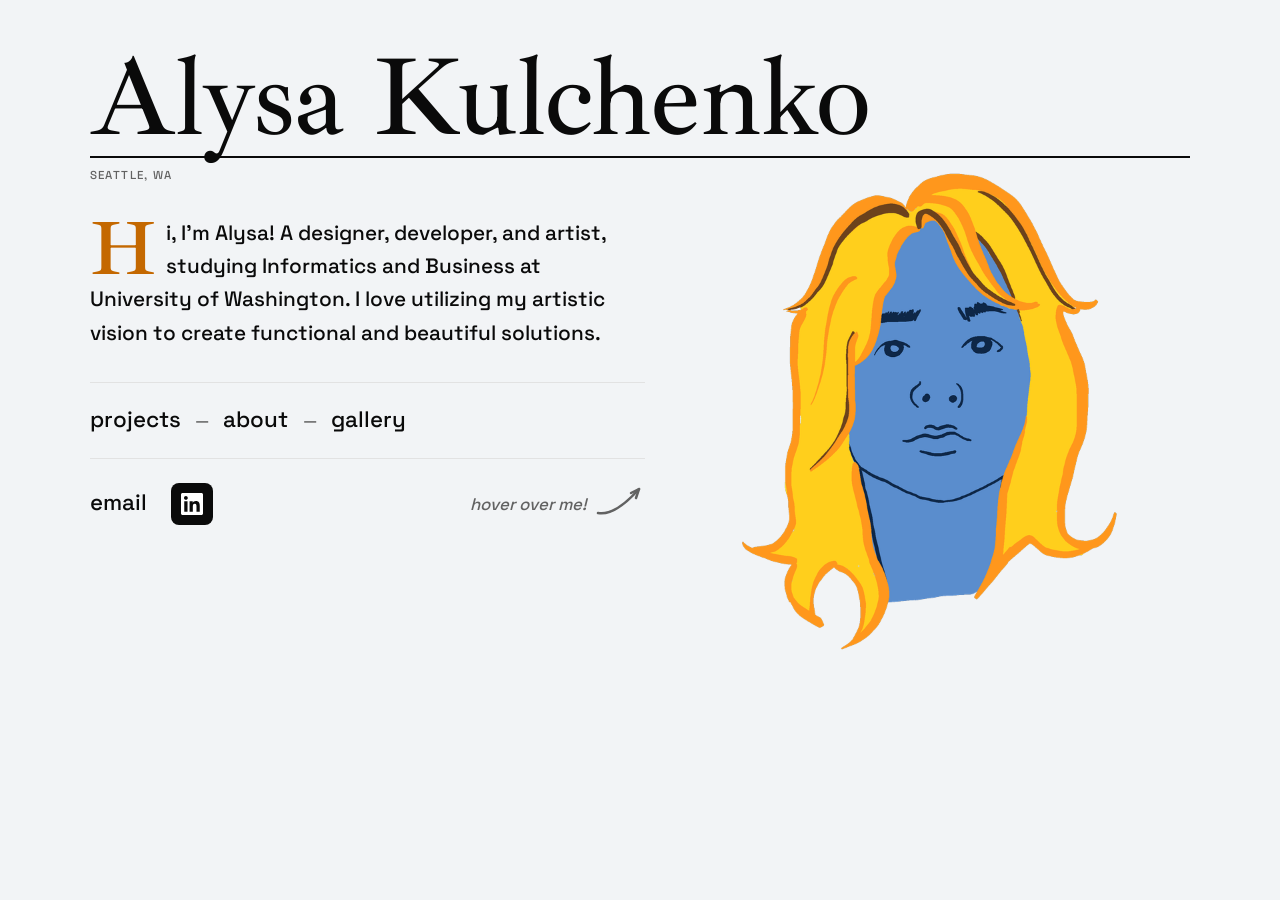
<file: index.html>
<!DOCTYPE html>
<html lang="en">
<head>
<meta charset="UTF-8">
<meta name="viewport" content="width=device-width, initial-scale=1.0">
<title>Alysa Kulchenko</title>
<link rel="preconnect" href="https://fonts.googleapis.com">
<link rel="preconnect" href="https://fonts.gstatic.com" crossorigin>
<link href="https://fonts.googleapis.com/css2?family=Ibarra+Real+Nova:wght@400;500;600&family=Space+Grotesk:wght@400;500;600&display=swap" rel="stylesheet">
<link rel="stylesheet" href="css/style.css?v=209">
<link rel="icon" type="image/png" href="assets/favicon/favicon-32.png">
<link rel="apple-touch-icon" href="assets/favicon/apple-touch-icon.png">
<!-- Google tag (gtag.js) -->
<script async src="https://www.googletagmanager.com/gtag/js?id=G-4W7LVLHEWQ"></script>
<script>
  window.dataLayer = window.dataLayer || [];
  function gtag(){dataLayer.push(arguments);}
  gtag('js', new Date());
  gtag('config', 'G-4W7LVLHEWQ');
</script>
</head>
<body>

<main class="editorial">
  <h1 class="editorial__mast">Alysa Kulchenko</h1>
  <div class="editorial__rule">
    <span>seattle, wa</span>
  </div>

  <div class="editorial__body">
    <div>
      <p class="editorial__bio"><span class="drop">H</span>i, I&rsquo;m Alysa! A designer, developer, and artist, studying Informatics and Business at University of Washington. I love utilizing my artistic vision to create functional and beautiful solutions.</p>

      <nav class="editorial__nav page-nav" aria-label="Primary">
        <a href="projects.html">projects</a><span class="sep">&mdash;</span>
        <a href="about.html">about</a><span class="sep">&mdash;</span>
        <a href="gallery.html">gallery</a>
      </nav>

      <div class="contact contact--row editorial__contact">
        <a class="contact__email" href="mailto:alysa@kulchenko.com">email</a>
        <a class="contact__linkedin" href="https://www.linkedin.com/in/alysa-kulchenko/" target="_blank" rel="noopener noreferrer" aria-label="LinkedIn profile">
          <img src="assets/icons/linkedin.svg" alt="" width="22" height="22">
        </a>

        <div class="hover-hint" aria-hidden="true">
          <span>hover over me!</span>
          <svg class="hover-hint__arrow" width="50" height="40" viewBox="0 0 50 40" fill="none" xmlns="http://www.w3.org/2000/svg">
            <path d="M3 34 C 14 36, 28 28, 44 10" stroke="currentColor" stroke-width="2.5" stroke-linecap="round"/>
            <path d="M36 14 L44 10 L41 19" stroke="currentColor" stroke-width="2.5" stroke-linecap="round" stroke-linejoin="round" fill="none"/>
          </svg>
        </div>
      </div>
    </div>

    <div class="editorial__portrait-col">
      <div class="portrait-frame" id="portraitFrame" data-head role="img" aria-label="Hand-drawn self portrait of Alysa, rotating on hover"></div>
    </div>
  </div>
</main>

<script src="js/main.js?v=13"></script>
</body>
</html>
</file>
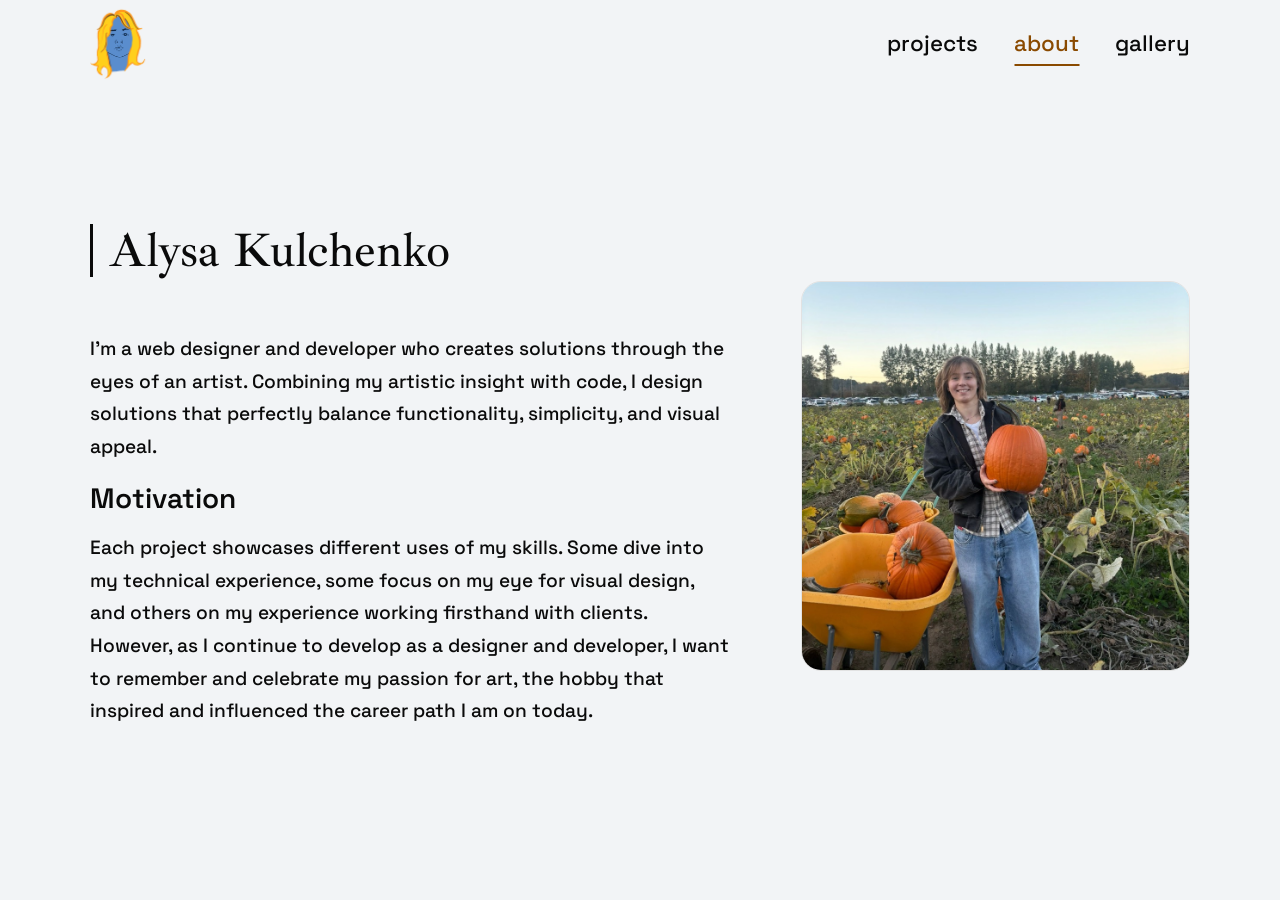
<file: about.html>
<!DOCTYPE html>
<html lang="en">
<head>
<meta charset="UTF-8">
<meta name="viewport" content="width=device-width, initial-scale=1.0">
<title>About</title>
<link rel="preconnect" href="https://fonts.googleapis.com">
<link rel="preconnect" href="https://fonts.gstatic.com" crossorigin>
<link href="https://fonts.googleapis.com/css2?family=Ibarra+Real+Nova:wght@400;500;600&family=Space+Grotesk:wght@400;500;600&display=swap" rel="stylesheet">
<link rel="stylesheet" href="css/style.css?v=209">
<link rel="icon" type="image/png" href="assets/favicon/favicon-32.png">
<link rel="apple-touch-icon" href="assets/favicon/apple-touch-icon.png">
<!-- Google tag (gtag.js) -->
<script async src="https://www.googletagmanager.com/gtag/js?id=G-4W7LVLHEWQ"></script>
<script>
  window.dataLayer = window.dataLayer || [];
  function gtag(){dataLayer.push(arguments);}
  gtag('js', new Date());
  gtag('config', 'G-4W7LVLHEWQ');
</script>
</head>
<body class="page--fit">

<header class="site-header">
  <a class="logo-head" href="index.html" aria-label="Home">
    <span class="portrait-frame portrait-frame--logo" data-head aria-hidden="true"></span>
  </a>
  <nav class="site-nav page-nav" aria-label="Primary">
    <a href="projects.html">projects</a>
    <a href="about.html" class="is-current" aria-current="page">about</a>
    <a href="gallery.html">gallery</a>
  </nav>
</header>

<main class="page-main">
  <div class="about-body">
    <div>
      <h1 class="page-title">Alysa Kulchenko</h1>

      <div class="prose">
        <p>I’m a web designer and developer who creates solutions through the eyes of an artist. Combining my artistic insight with code, I design solutions that perfectly balance functionality, simplicity, and visual appeal.</p>

        <h2>Motivation</h2>

        <p>Each project showcases different uses of my skills. Some dive into my technical experience, some focus on my eye for visual design, and others on my experience working firsthand with clients. However, as I continue to develop as a designer and developer, I want to remember and celebrate my passion for art, the hobby that inspired and influenced the career path I am on today.</p>
      </div>
    </div>

    <aside class="about-photos">
      <figure class="about-photo">
        <img src="assets/images/about/alysa-pumpkin-patch.jpg" alt="Alysa holding a large pumpkin in a pumpkin patch at sunset">
      </figure>
    </aside>
  </div>
</main>

<script src="js/main.js?v=13"></script>
</body>
</html>
</file>
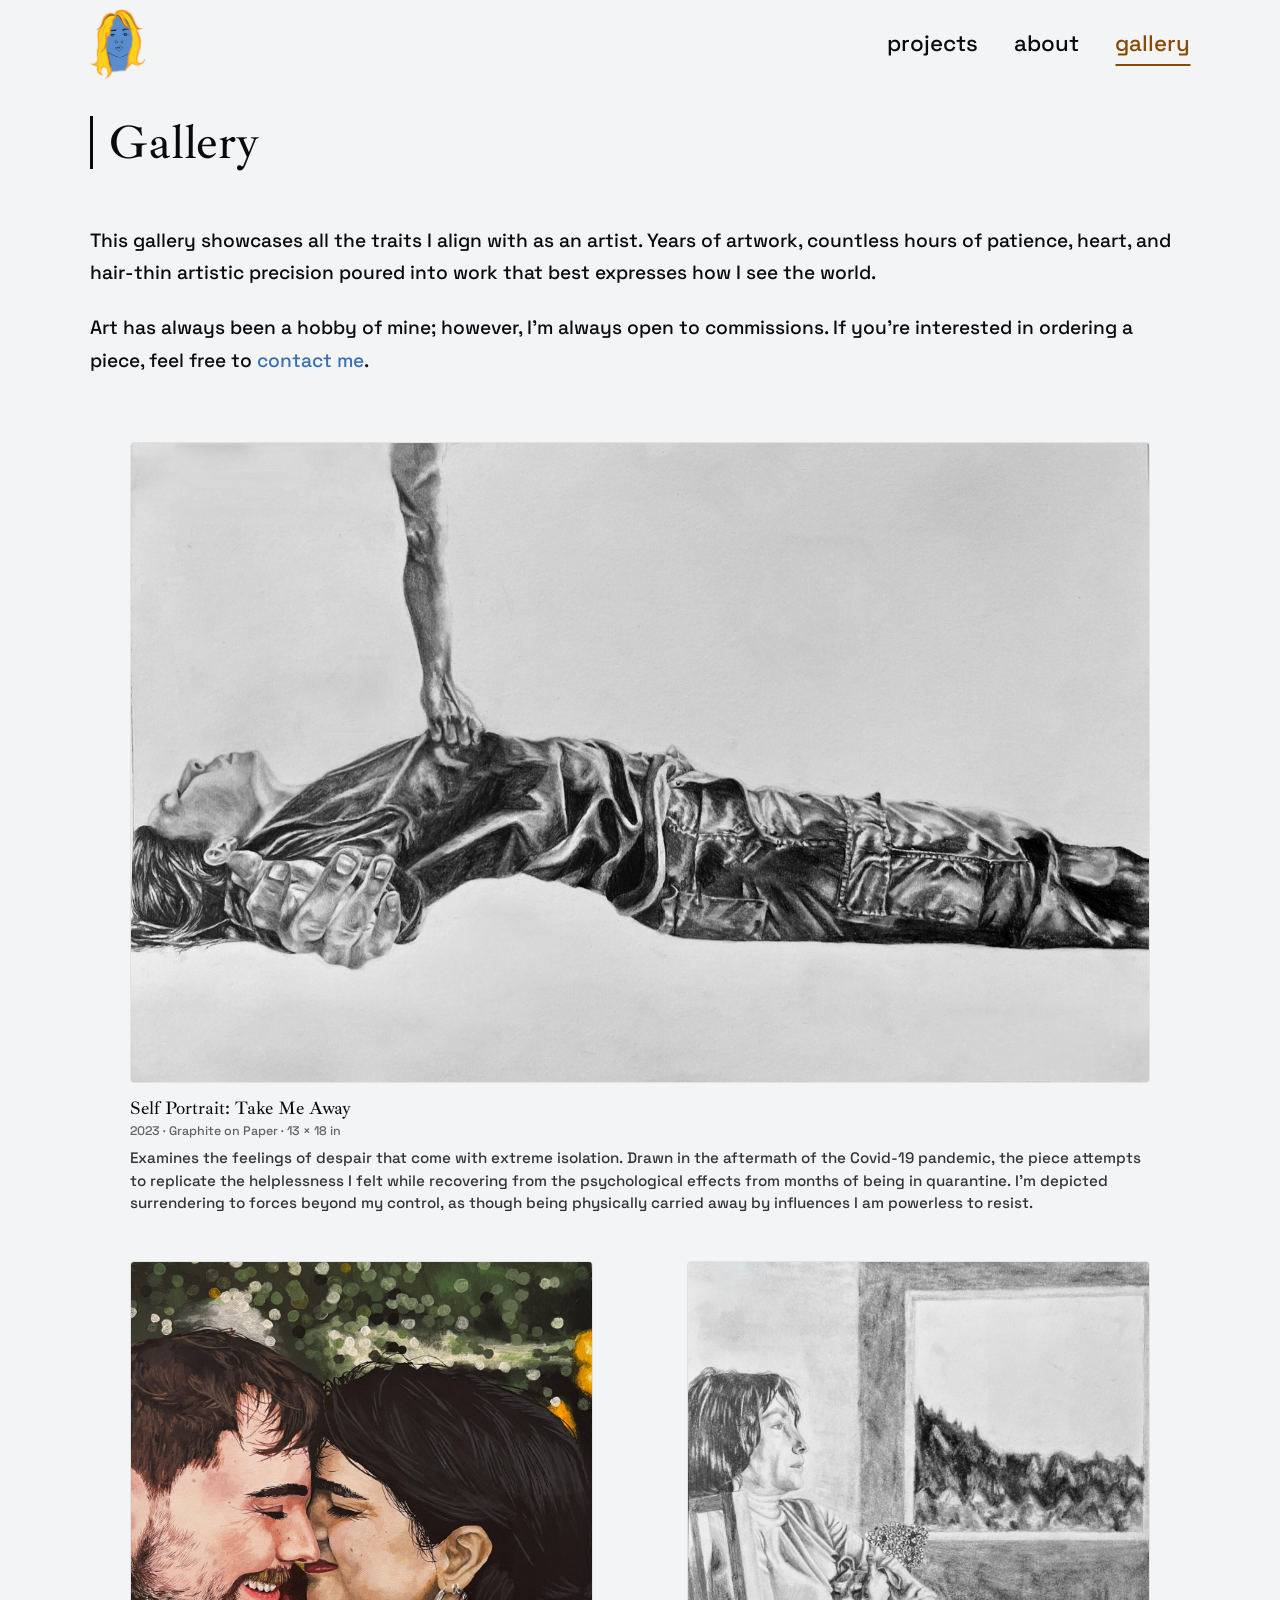
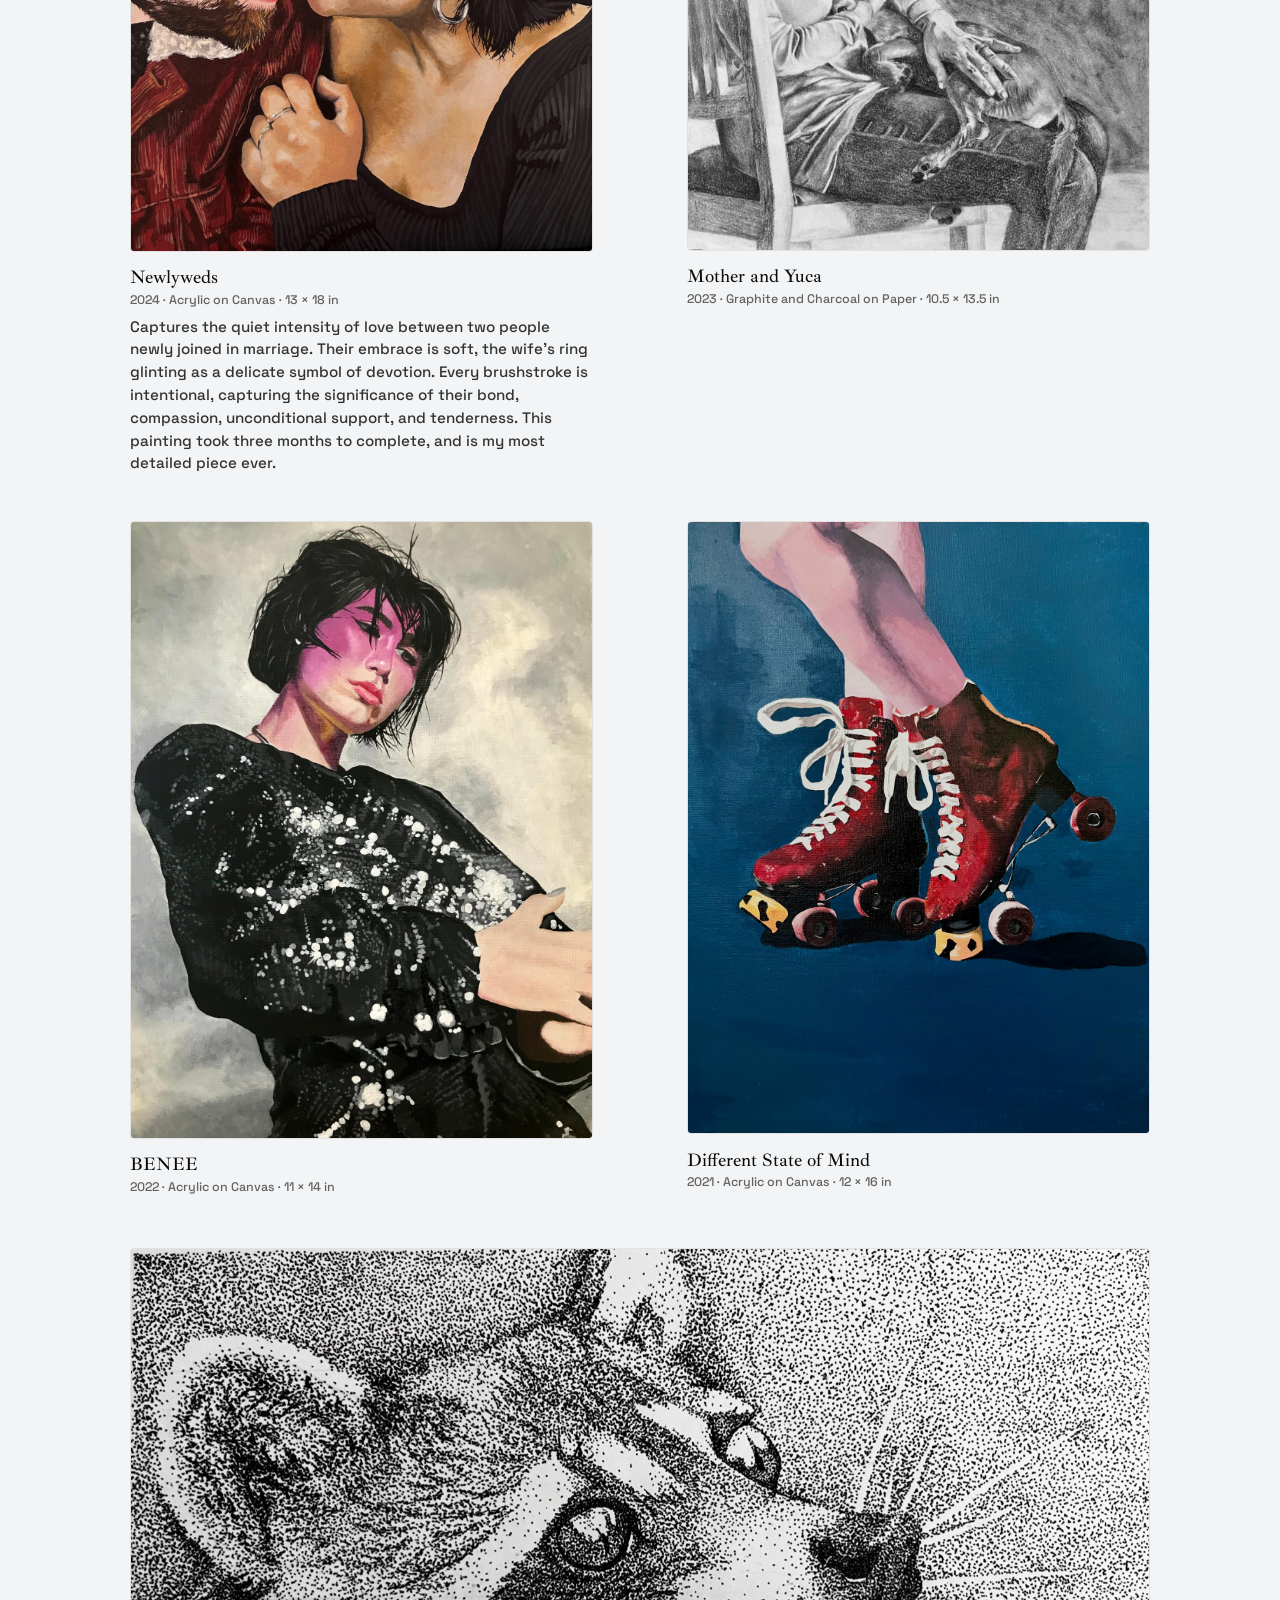
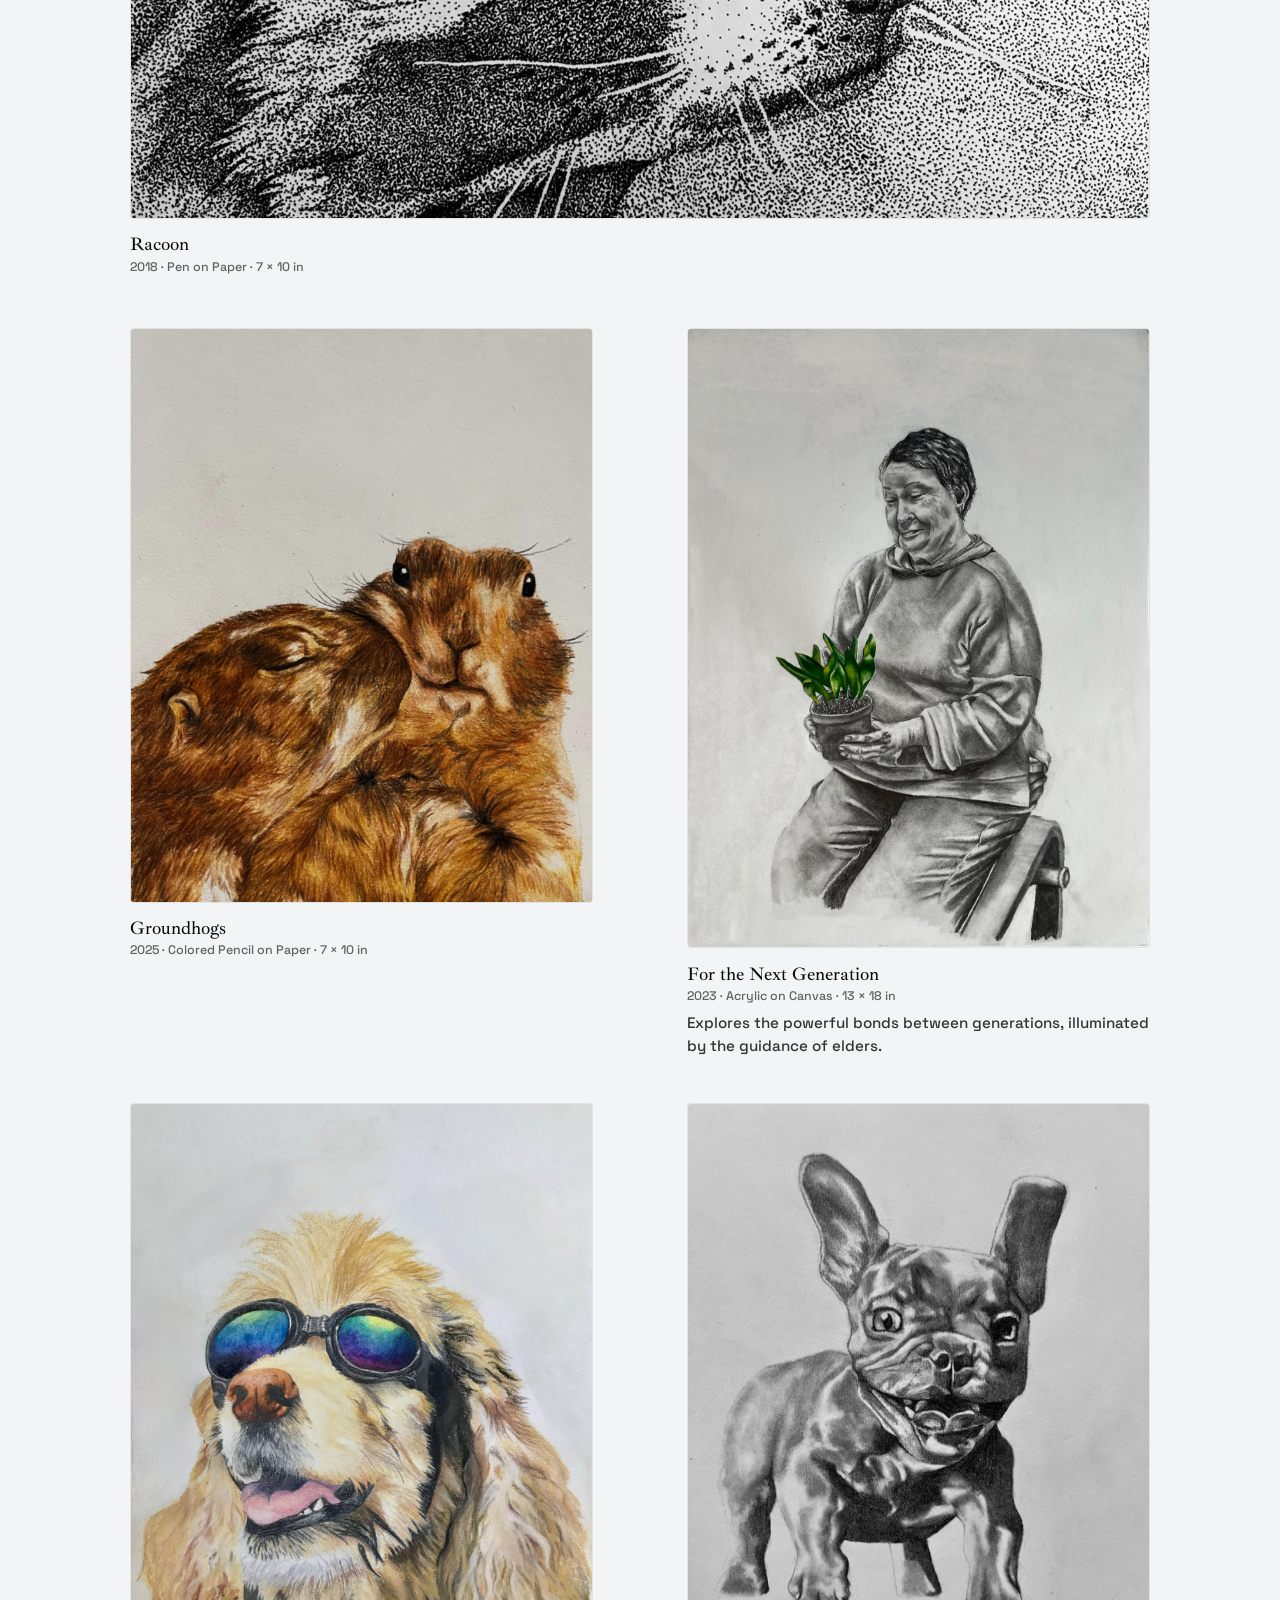
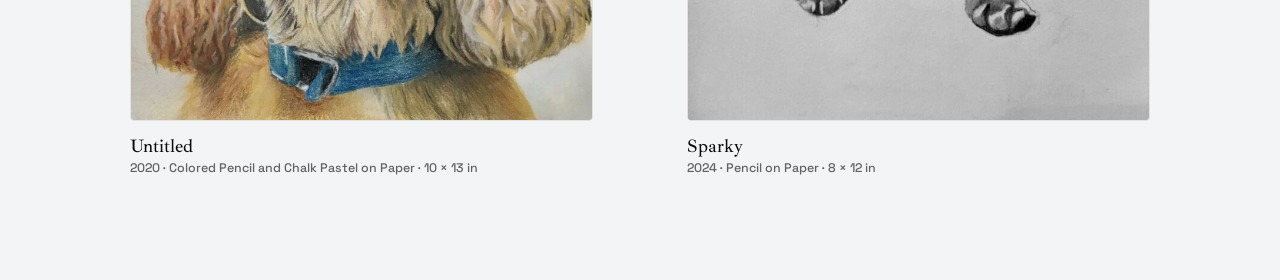
<file: gallery.html>
<!DOCTYPE html>
<html lang="en">
<head>
<meta charset="UTF-8">
<meta name="viewport" content="width=device-width, initial-scale=1.0">
<title>Gallery</title>
<link rel="preconnect" href="https://fonts.googleapis.com">
<link rel="preconnect" href="https://fonts.gstatic.com" crossorigin>
<link href="https://fonts.googleapis.com/css2?family=Ibarra+Real+Nova:wght@400;500;600&family=Space+Grotesk:wght@400;500;600&display=swap" rel="stylesheet">
<link rel="stylesheet" href="css/style.css?v=208">
<link rel="icon" type="image/png" href="assets/favicon/favicon-32.png">
<link rel="apple-touch-icon" href="assets/favicon/apple-touch-icon.png">
<!-- Google tag (gtag.js) -->
<script async src="https://www.googletagmanager.com/gtag/js?id=G-4W7LVLHEWQ"></script>
<script>
  window.dataLayer = window.dataLayer || [];
  function gtag(){dataLayer.push(arguments);}
  gtag('js', new Date());
  gtag('config', 'G-4W7LVLHEWQ');
</script>
</head>
<body>

<header class="site-header">
  <a class="logo-head" href="index.html" aria-label="Home">
    <span class="portrait-frame portrait-frame--logo" data-head aria-hidden="true"></span>
  </a>
  <nav class="site-nav page-nav" aria-label="Primary">
    <a href="projects.html">projects</a>
    <a href="about.html">about</a>
    <a href="gallery.html" class="is-current" aria-current="page">gallery</a>
  </nav>
</header>

<main class="page-main">
  <h1 class="page-title">Gallery</h1>

  <div class="gallery-intro prose">
    <p>This gallery showcases all the traits I align with as an artist. Years of artwork, countless hours of patience, heart, and hair-thin artistic precision poured into work that best expresses how I see the world.</p>
    <p>Art has always been a hobby of mine; however, I&rsquo;m always open to commissions. If you&rsquo;re interested in ordering a piece, feel free to <a href="mailto:alysa@kulchenko.com">contact me</a>.</p>
  </div>

  <div class="gallery-grid">
    <figure class="art-piece art-piece--wide">
      <img src="assets/images/gallery/self-portrait-take-me-away.jpg" alt="Self Portrait: Take Me Away, graphite drawing of a figure lying down being pulled by an arm">
      <figcaption>
        <p class="art-piece__title">Self Portrait: Take Me Away</p>
        <p class="art-piece__meta">2023 &middot; Graphite on Paper &middot; 13 &times; 18 in</p>
        <p class="art-piece__desc">Examines the feelings of despair that come with extreme isolation. Drawn in the aftermath of the Covid-19 pandemic, the piece attempts to replicate the helplessness I felt while recovering from the psychological effects from months of being in quarantine. I'm depicted surrendering to forces beyond my control, as though being physically carried away by influences I am powerless to resist.</p>
      </figcaption>
    </figure>

    <figure class="art-piece">
      <img src="assets/images/gallery/newlyweds.jpg" alt="Newlyweds, acrylic painting of a couple embracing">
      <figcaption>
        <p class="art-piece__title">Newlyweds</p>
        <p class="art-piece__meta">2024 &middot; Acrylic on Canvas &middot; 13 &times; 18 in</p>
        <p class="art-piece__desc">Captures the quiet intensity of love between two people newly joined in marriage. Their embrace is soft, the wife&rsquo;s ring glinting as a delicate symbol of devotion. Every brushstroke is intentional, capturing the significance of their bond, compassion, unconditional support, and tenderness. This painting took three months to complete, and is my most detailed piece ever.</p>
      </figcaption>
    </figure>

    <figure class="art-piece">
      <img src="assets/images/gallery/mother-and-yuca.jpg" alt="Mother and Yuca, graphite and charcoal drawing of a woman seated with a fawn">
      <figcaption>
        <p class="art-piece__title">Mother and Yuca</p>
        <p class="art-piece__meta">2023 &middot; Graphite and Charcoal on Paper &middot; 10.5 &times; 13.5 in</p>
      </figcaption>
    </figure>

    <figure class="art-piece">
      <img src="assets/images/gallery/benee.jpg" alt="Painting of the artist BENEE in a sequined jacket">
      <figcaption>
        <p class="art-piece__title">BENEE</p>
        <p class="art-piece__meta">2022 &middot; Acrylic on Canvas &middot; 11 &times; 14 in</p>
      </figcaption>
    </figure>

    <figure class="art-piece">
      <img src="assets/images/gallery/different-state-of-mind.jpg" alt="Different State of Mind, acrylic painting of roller skates">
      <figcaption>
        <p class="art-piece__title">Different State of Mind</p>
        <p class="art-piece__meta">2021 &middot; Acrylic on Canvas &middot; 12 &times; 16 in</p>
      </figcaption>
    </figure>

    <figure class="art-piece art-piece--wide">
      <img src="assets/images/gallery/racoon.jpg" alt="Racoon, stippled pen drawing of a cat's face">
      <figcaption>
        <p class="art-piece__title">Racoon</p>
        <p class="art-piece__meta">2018 &middot; Pen on Paper &middot; 7 &times; 10 in</p>
      </figcaption>
    </figure>

     <figure class="art-piece">
      <img src="assets/images/gallery/groundhogs.jpg" alt="Groundhogs, colored pencil drawing of two groundhogs nuzzling">
      <figcaption>
        <p class="art-piece__title">Groundhogs</p>
        <p class="art-piece__meta">2025 &middot; Colored Pencil on Paper &middot; 7 &times; 10 in</p>
      </figcaption>
    </figure>

    <figure class="art-piece">
      <img src="assets/images/gallery/for-the-next-generation.jpg" alt="For the Next Generation, drawing of an elderly figure holding a potted plant">
      <figcaption>
        <p class="art-piece__title">For the Next Generation</p>
        <p class="art-piece__meta">2023 &middot; Acrylic on Canvas &middot; 13 &times; 18 in</p>
        <p class="art-piece__desc">Explores the powerful bonds between generations, illuminated by the guidance of elders.</p>
      </figcaption>
    </figure>

    <figure class="art-piece">
      <img src="assets/images/gallery/untitled-2020.jpg" alt="Untitled, colored pencil and chalk pastel drawing of a dog wearing goggles">
      <figcaption>
        <p class="art-piece__title">Untitled</p>
        <p class="art-piece__meta">2020 &middot; Colored Pencil and Chalk Pastel on Paper &middot; 10 &times; 13 in</p>
      </figcaption>
    </figure>

    <figure class="art-piece">
      <img src="assets/images/gallery/sparky.jpg" alt="Sparky!, pencil drawing of a french bulldog puppy">
      <figcaption>
        <p class="art-piece__title">Sparky</p>
        <p class="art-piece__meta">2024 &middot; Pencil on Paper &middot; 8 &times; 12 in</p>
      </figcaption>
    </figure>
  </div>
</main>

<script src="js/main.js?v=13"></script>
</body>
</html>
</file>
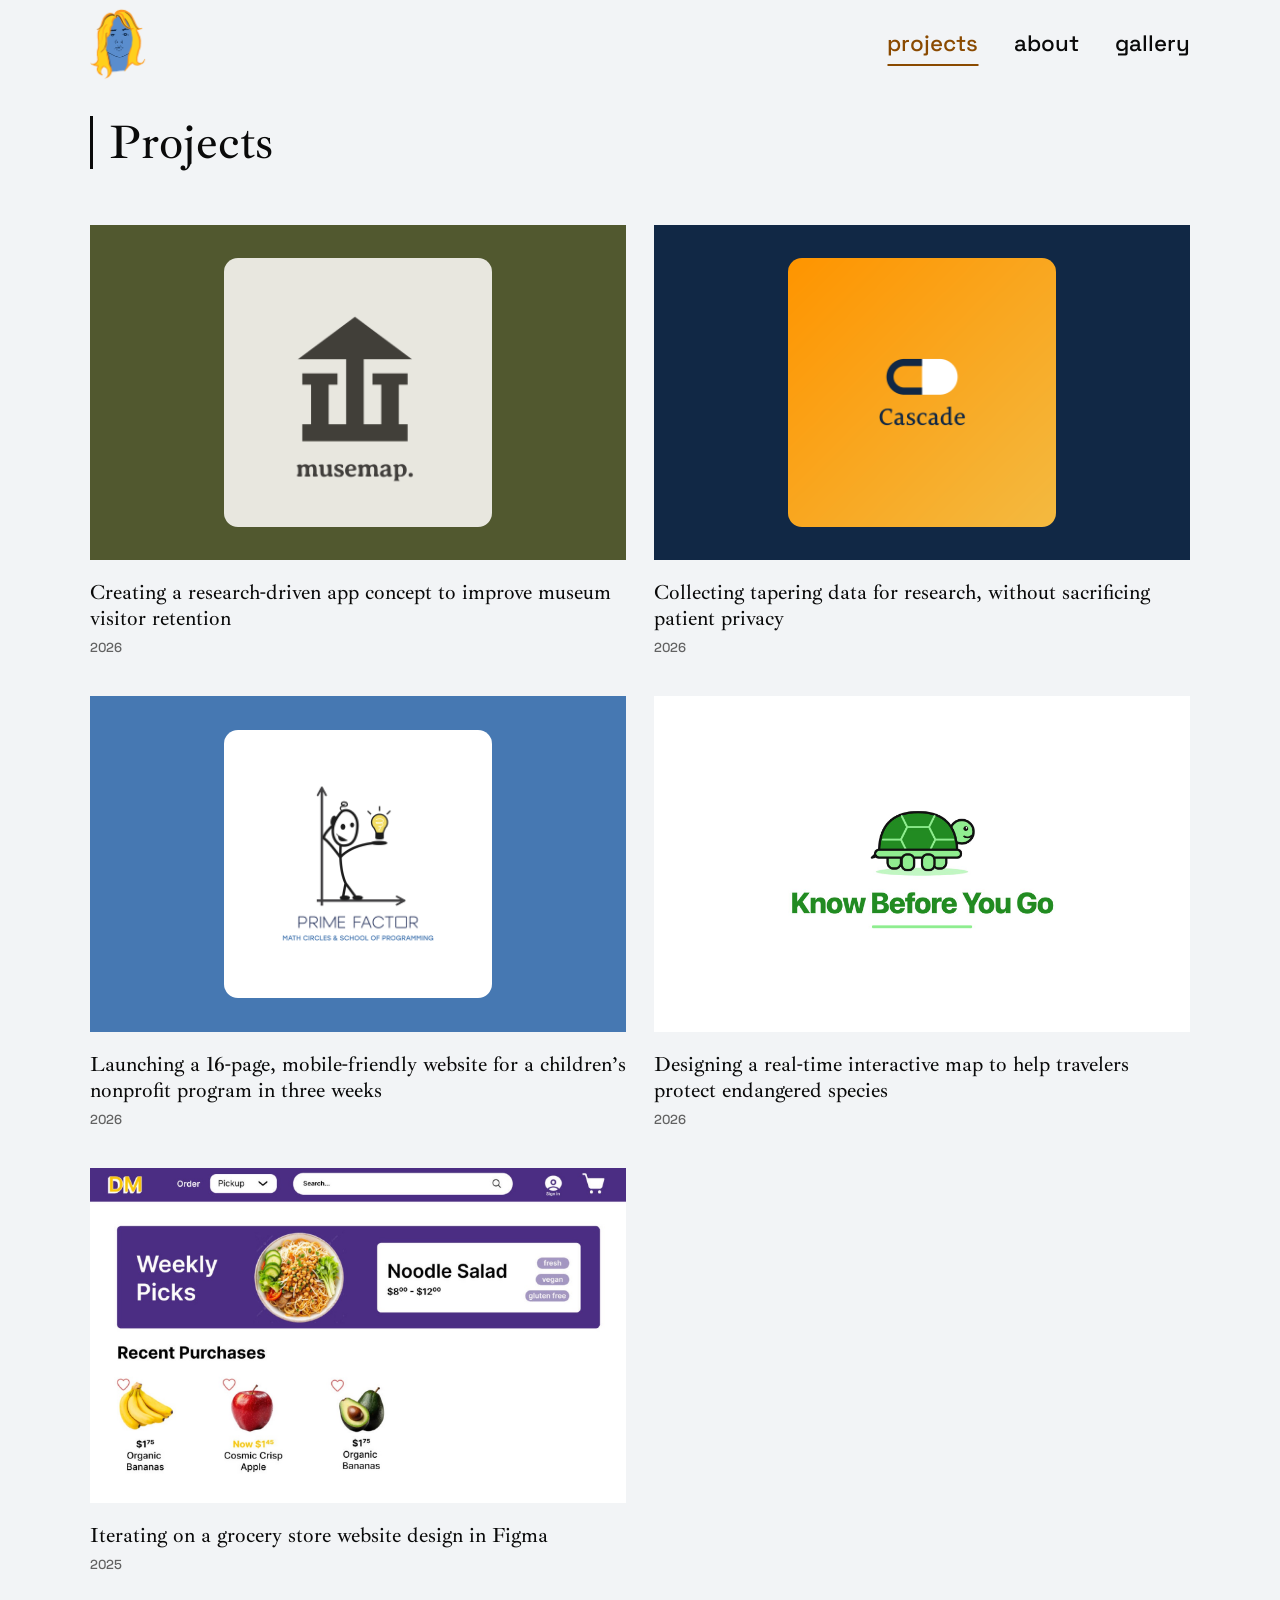
<file: projects.html>
<!DOCTYPE html>
<html lang="en">
<head>
<meta charset="UTF-8">
<meta name="viewport" content="width=device-width, initial-scale=1.0">
<title>Projects</title>
<link rel="preconnect" href="https://fonts.googleapis.com">
<link rel="preconnect" href="https://fonts.gstatic.com" crossorigin>
<link href="https://fonts.googleapis.com/css2?family=Ibarra+Real+Nova:wght@400;500;600&family=Space+Grotesk:wght@400;500;600&display=swap" rel="stylesheet">
<link rel="stylesheet" href="css/style.css?v=208">
<link rel="icon" type="image/png" href="assets/favicon/favicon-32.png">
<link rel="apple-touch-icon" href="assets/favicon/apple-touch-icon.png">
<!-- Google tag (gtag.js) -->
<script async src="https://www.googletagmanager.com/gtag/js?id=G-4W7LVLHEWQ"></script>
<script>
  window.dataLayer = window.dataLayer || [];
  function gtag(){dataLayer.push(arguments);}
  gtag('js', new Date());
  gtag('config', 'G-4W7LVLHEWQ');
</script>
</head>
<body>

<header class="site-header">
  <a class="logo-head" href="index.html" aria-label="Home">
    <span class="portrait-frame portrait-frame--logo" data-head aria-hidden="true"></span>
  </a>
  <nav class="site-nav page-nav" aria-label="Primary">
    <a href="projects.html" class="is-current" aria-current="page">projects</a>
    <a href="about.html">about</a>
    <a href="gallery.html">gallery</a>
  </nav>
</header>

<main class="page-main">
  <h1 class="page-title">Projects</h1>

  <div class="project-grid">

    <a class="project-card" href="projects/musemap.html">
      <div class="project-card__thumb project-card__thumb--framed project-card__thumb--tinted"><img src="assets/images/projects/musemap-cover.png" alt="Musemap logo: a museum icon with an upward arrow, and the tagline 'a personalized museum experience for you'"></div>
      <h2 class="project-card__title">Creating a research-driven app concept to improve museum visitor retention</h2>
      <p class="project-card__tags">2026</p>
    </a>

    <a class="project-card" href="projects/cascade.html">
      <div class="project-card__thumb project-card__thumb--framed project-card__thumb--cascade"><img src="assets/images/projects/cascade-cover.png" alt="Cascade logo: a navy and white pill icon above the name Cascade, on an orange background"></div>
      <h2 class="project-card__title">Collecting tapering data for research, without sacrificing patient privacy</h2>
      <p class="project-card__tags">2026</p>
    </a>

    <a class="project-card" href="projects/prime-factor-math-circles.html">
      <div class="project-card__thumb project-card__thumb--framed project-card__thumb--pf"><img src="assets/images/projects/prime-factor-cover.png" alt="Prime Factor Math Circles logo: a stick figure holding a lightbulb next to a coordinate axis, with the wordmark Prime Factor and the tagline Math Circles &amp; School of Programming"></div>
      <h2 class="project-card__title">Launching a 16-page, mobile-friendly website for a children’s nonprofit program in three weeks</h2>
      <p class="project-card__tags">2026</p>
    </a>

    <a class="project-card" href="projects/know-before-you-go.html">
      <div class="project-card__thumb"><img src="assets/images/projects/know-before-you-go-title.jpg" alt="Know Before You Go title card with the turtle mascot"></div>
      <h2 class="project-card__title">Designing a real-time interactive map to help travelers protect endangered species</h2>
      <p class="project-card__tags">2026</p>
    </a>

    <a class="project-card" href="projects/district-market.html">
      <div class="project-card__thumb"><img src="assets/images/projects/district-market-desktop-title.jpg" alt="The District Market prototype title page"></div>
      <h2 class="project-card__title">Iterating on a grocery store website design in Figma</h2>
      <p class="project-card__tags">2025</p>
    </a>

  </div>
</main>

<script src="js/main.js?v=13"></script>
</body>
</html>
</file>
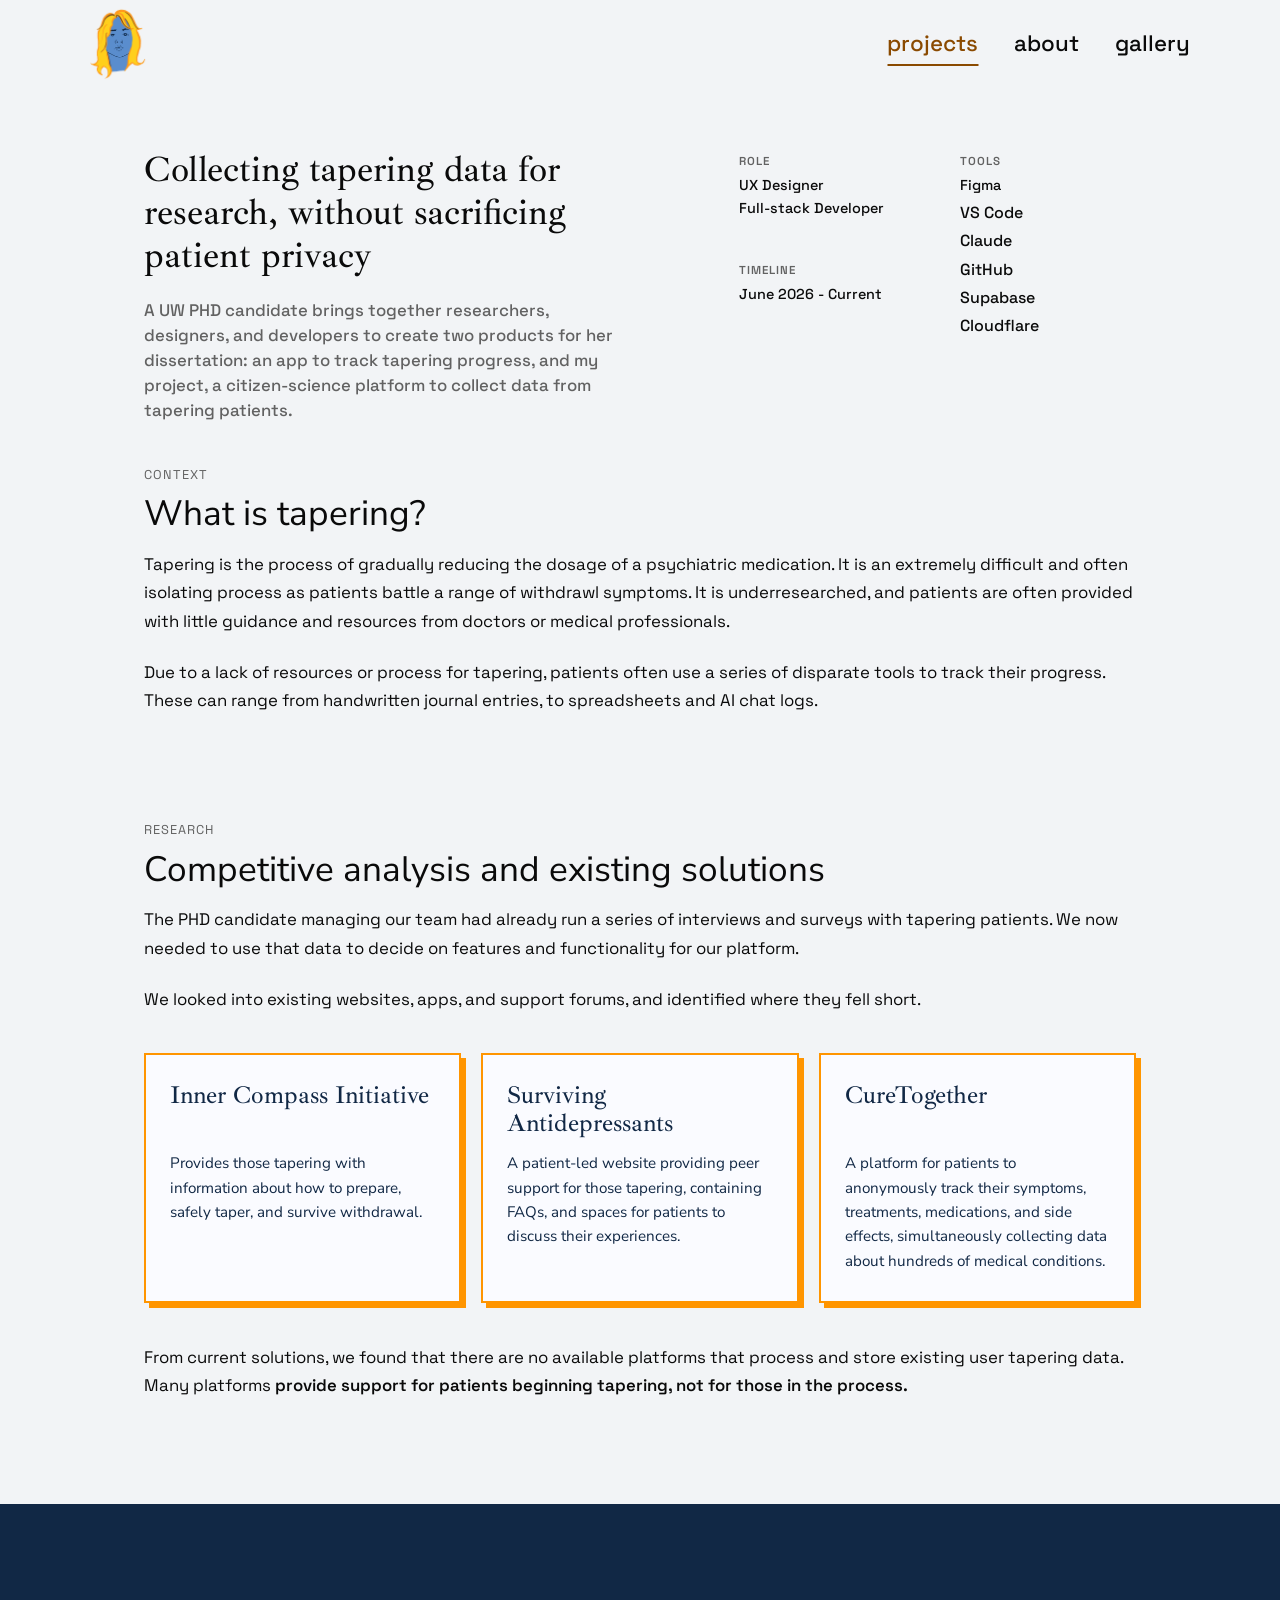
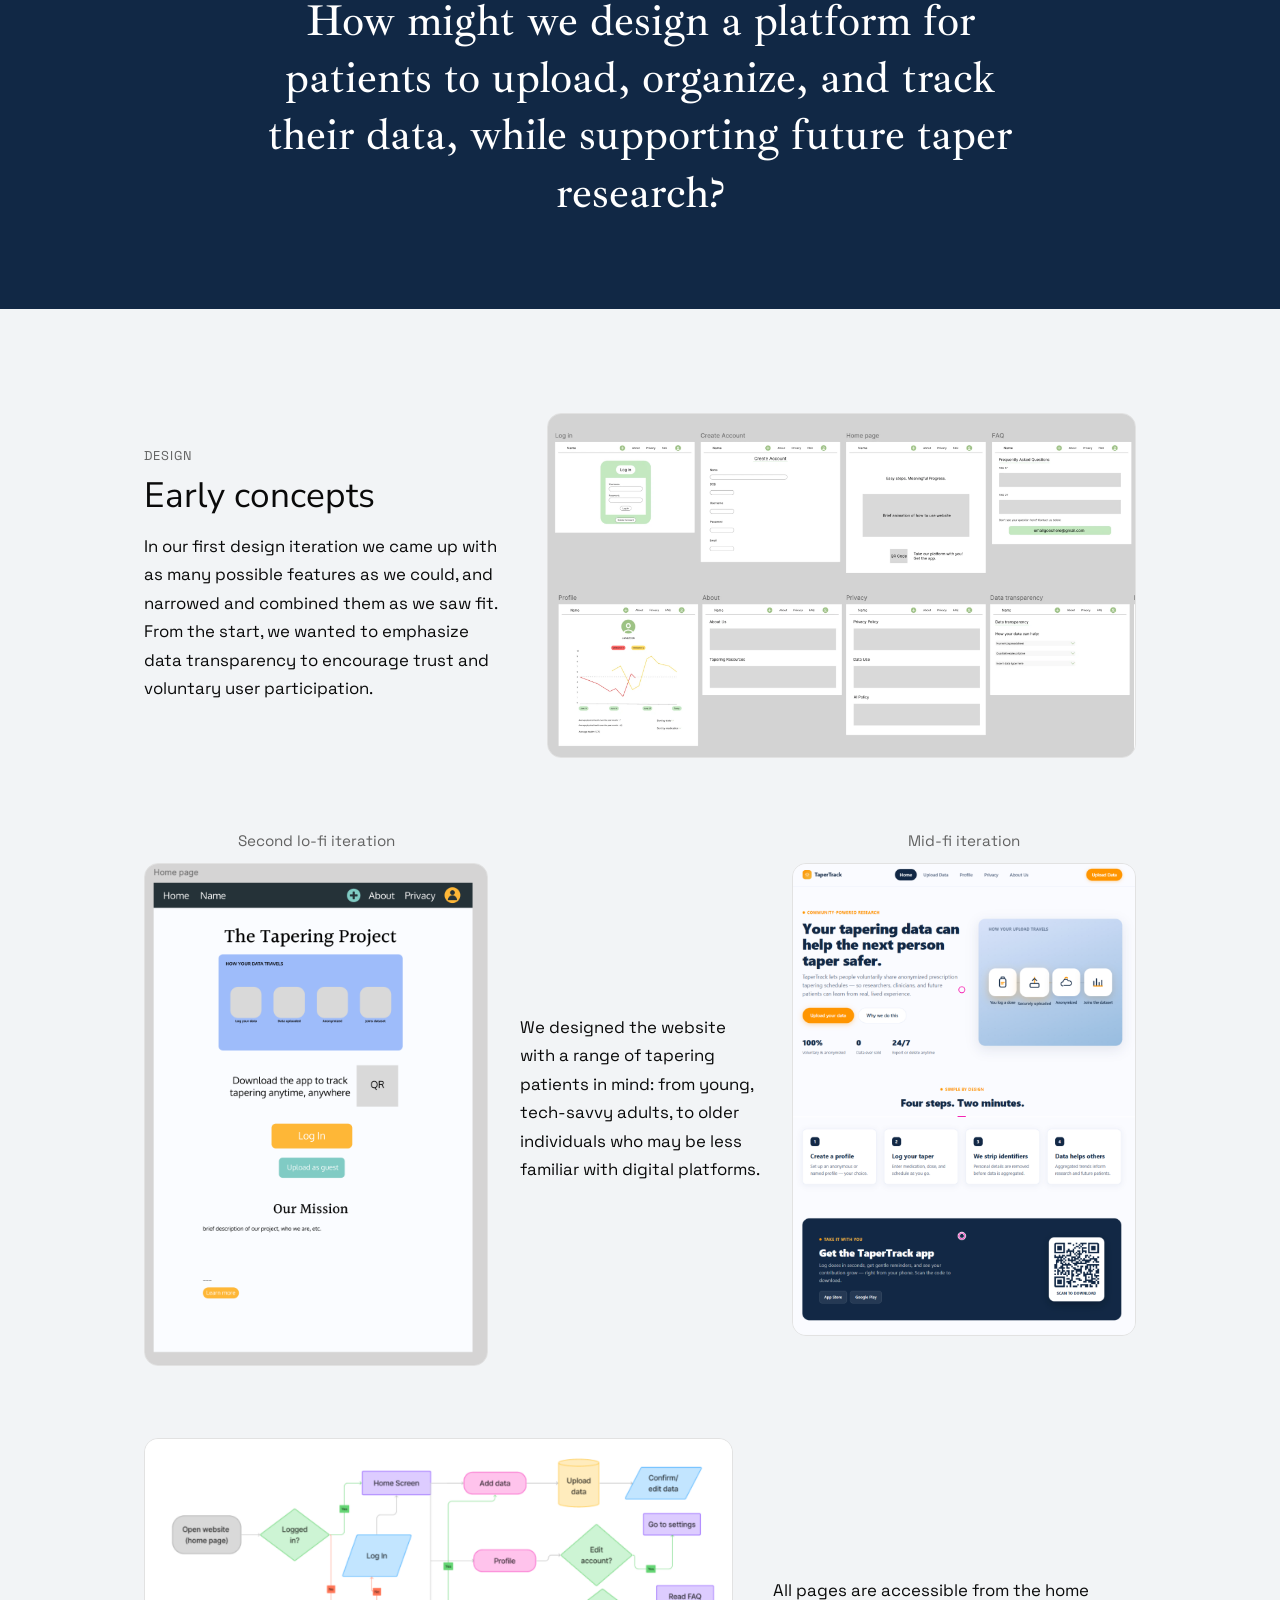
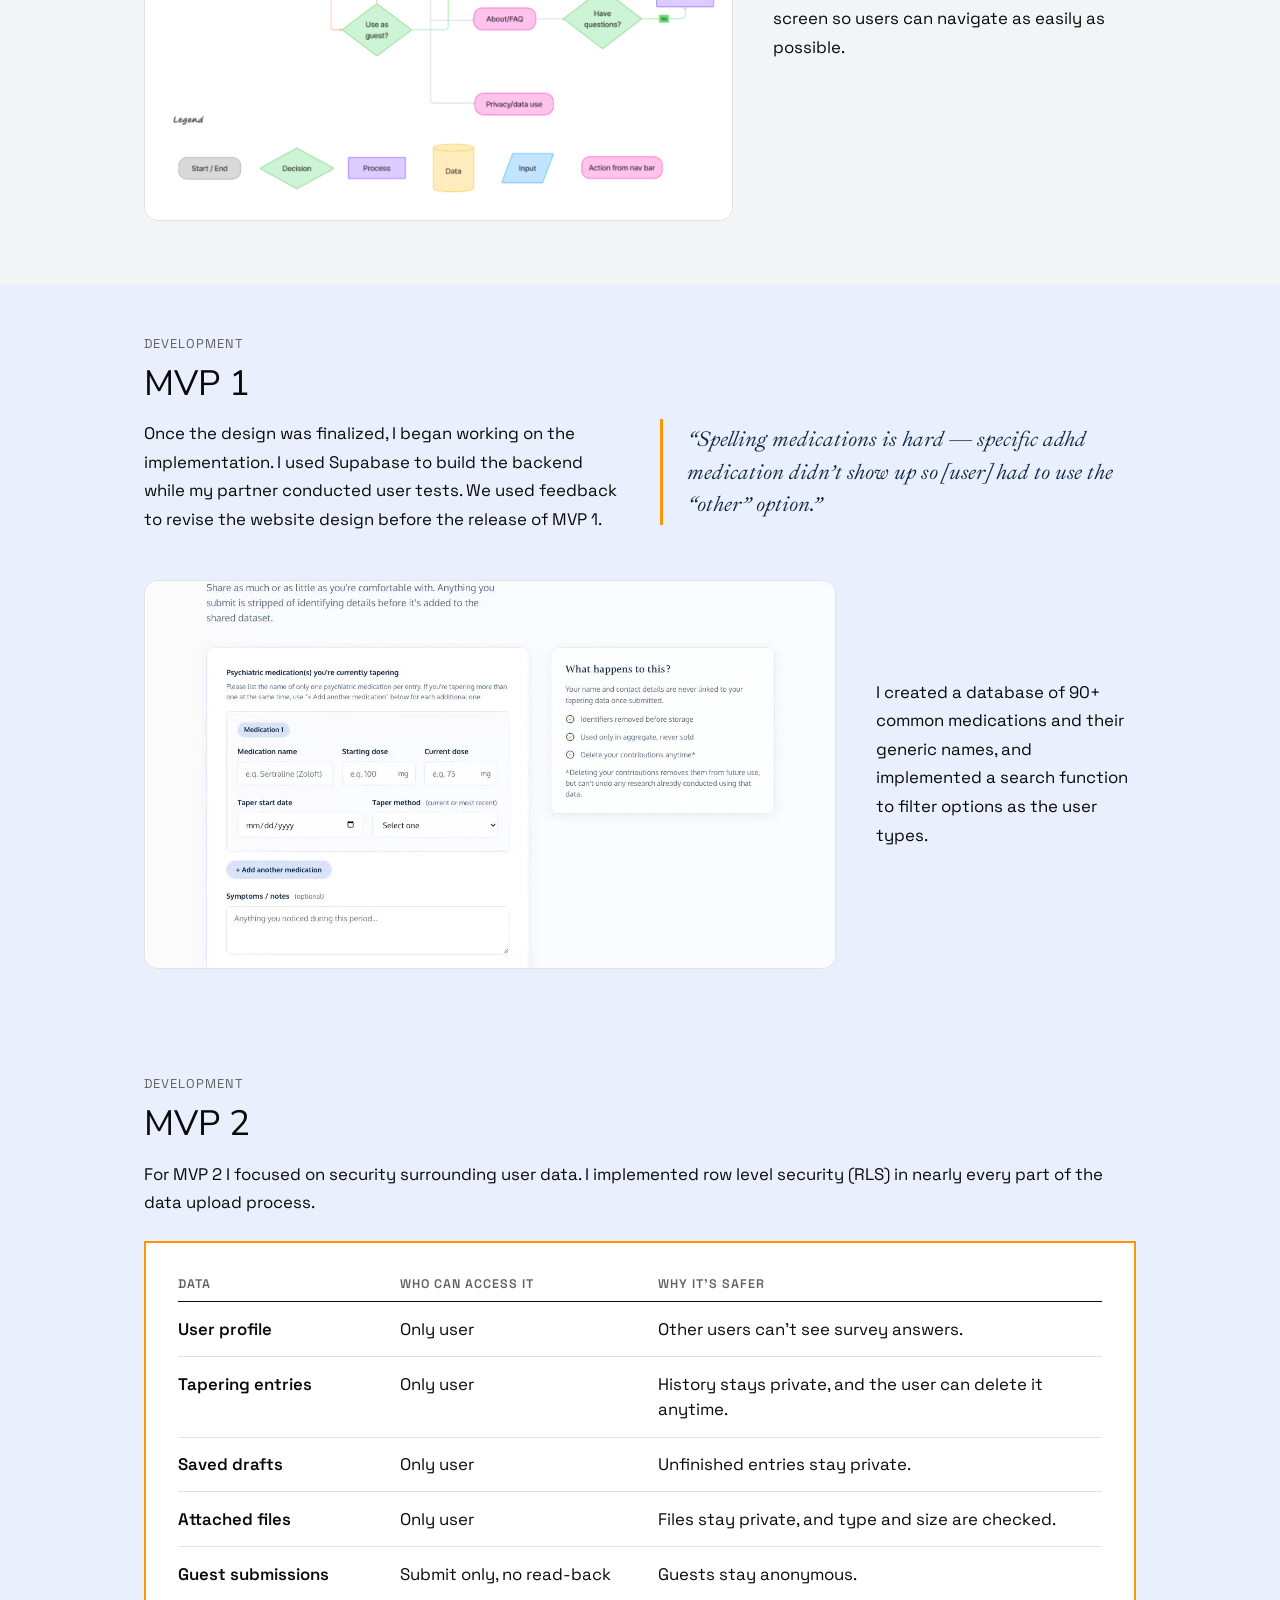
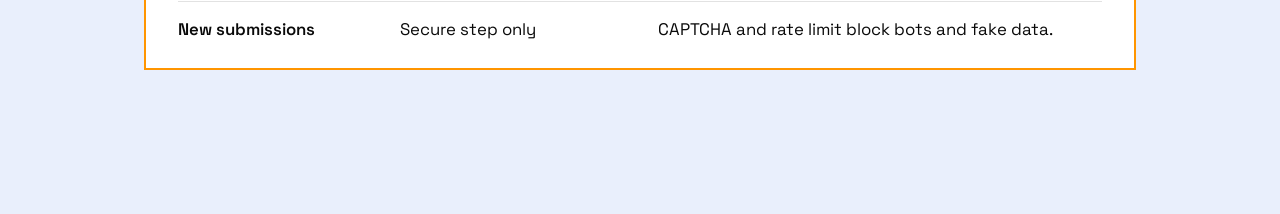
<file: projects/cascade.html>
<!DOCTYPE html>
<html lang="en">
<head>
<meta charset="UTF-8">
<meta name="viewport" content="width=device-width, initial-scale=1.0">
<title>Cascade</title>
<link rel="preconnect" href="https://fonts.googleapis.com">
<link rel="preconnect" href="https://fonts.gstatic.com" crossorigin>
<link href="https://fonts.googleapis.com/css2?family=Ibarra+Real+Nova:wght@400;500;600&family=Space+Grotesk:wght@400;500;600&family=Barlow+Condensed:wght@500;600&family=Nunito+Sans:wght@400;500&display=swap" rel="stylesheet">
<link rel="stylesheet" href="../css/style.css?v=208">
<link rel="icon" type="image/png" href="../assets/favicon/favicon-32.png">
<link rel="apple-touch-icon" href="../assets/favicon/apple-touch-icon.png">
<!-- Google tag (gtag.js) -->
<script async src="https://www.googletagmanager.com/gtag/js?id=G-4W7LVLHEWQ"></script>
<script>
  window.dataLayer = window.dataLayer || [];
  function gtag(){dataLayer.push(arguments);}
  gtag('js', new Date());
  gtag('config', 'G-4W7LVLHEWQ');
</script>
</head>
<body class="project-page">

<header class="site-header">
  <a class="logo-head" href="../index.html" aria-label="Home">
    <span class="portrait-frame portrait-frame--logo" data-head aria-hidden="true"></span>
  </a>
  <nav class="site-nav page-nav" aria-label="Primary">
    <a href="../projects.html" class="is-current" aria-current="page">projects</a>
    <a href="../about.html">about</a>
    <a href="../gallery.html">gallery</a>
  </nav>
</header>

<main class="page-main">
  <div class="page-main--narrow">
  <div class="doc-header">
    <div class="doc-header__main">
      <h1 class="page-title">Collecting tapering data for research, without sacrificing patient privacy</h1>
      <p class="doc-subtitle">A UW PHD candidate brings together researchers, designers, and developers to create
        two products for her dissertation: an app to track tapering progress, and my project, a citizen-science platform
        to collect data from tapering patients.
      </p>
    </div>
    <div class="doc-header__meta">
      <div class="doc-meta-col">
        <div class="doc-meta-block">
          <span class="doc-meta-label">Role</span>
          <div class="doc-meta-value doc-meta-list">
            <span>UX Designer</span><span>Full-stack Developer</span>
          </div>
        </div>
        <div class="doc-meta-block">
          <span class="doc-meta-label">Timeline</span>
          <span class="doc-meta-value">June 2026 - Current</span>
        </div>
      </div>
      <div class="doc-meta-col">
        <div class="doc-meta-block">
          <span class="doc-meta-label">Tools</span>
          <span class="doc-meta-value">Figma</span><span>VS Code</span><span>Claude</span><span>GitHub</span><span>Supabase</span><span>Cloudflare</span>
        </div>
      </div>
    </div>
  </div>

  <div class="prose">
    <p class="page-eyebrow">Context</p>
    <h2>What is tapering?</h2>
    <p>Tapering is the process of gradually reducing the dosage of a psychiatric medication. It is an extremely
      difficult and often isolating process as patients battle a range of withdrawl symptoms. It is underresearched,
      and patients are often provided with little guidance and resources from doctors or medical professionals. 
    </p>
    <p>Due to a lack of resources or process for tapering, patients often use a series of disparate tools to track their progress. 
      These can range from handwritten journal entries, to spreadsheets and AI chat logs. 
    </p>

    <section>
      <p class="page-eyebrow page-eyebrow--lead">Research</p>
      <h2>Competitive analysis and existing solutions</h2>
      <p>The PHD candidate managing our team had already run a series of interviews and surveys with tapering patients. 
        We now needed to use that data to decide on features and functionality for our platform.
      </p>
      <p>We looked into existing websites, apps, and support forums, and
        identified where they fell short.
      </p>

      <div class="competitor-grid">
        <article class="competitor-card">
          <h3>Inner Compass Initiative</h3>
          <p>Provides those tapering with information about how to prepare, safely taper, and survive withdrawal.</p>
        </article>
        <article class="competitor-card">
          <h3>Surviving Antidepressants</h3>
          <p>A patient-led website providing peer support for those tapering, containing FAQs, and spaces for patients to discuss their experiences.</p>
        </article>
        <article class="competitor-card">
          <h3>CureTogether</h3>
          <p>A platform for patients to anonymously track their symptoms, treatments, medications, and side effects, simultaneously collecting data about hundreds of medical conditions.</p>
        </article>
      </div>
      <p>From current solutions, we found that there are no available platforms that process and store existing user tapering data. 
        Many platforms <strong>provide support for patients beginning tapering, not for those in the process.</strong>
      </p>
    </section>

    <div class="hmw-banner hmw-banner--cascade">
      <div class="hmw-banner__inner">
        <h1 class="hmw-banner__statement">How might we design a platform for patients to upload, organize, and track their data, while supporting future taper research?</h1>
      </div>
    </div>

    <div class="split-section split-section--media-wide split-section--center">
      <div class="split-section__text">
        <p class="page-eyebrow">Design</p>
        <h2>Early concepts</h2>
         <p>In our first design iteration we came up with as many possible features as we could, and narrowed and combined them
          as we saw fit. From the start, we wanted to emphasize data transparency to encourage trust and voluntary user participation.
          </p>
      </div>
      <div class="split-section__media">
        <figure>
          <img src="../assets/images/projects/cascade-early-concepts.webp" alt="Low-fidelity wireframes of the platform's eight screens: log in, create account, home page, FAQ, profile with a medication health graph, about, privacy, and data transparency">
        </figure>
      </div>
    </div>

    <div class="compare-pair compare-pair--fit compare-pair--text">
      <figure>
        <figcaption>Second lo-fi iteration</figcaption>
        <img src="../assets/images/projects/cascade-iteration-2.png" alt="Second iteration of the home page: a dark navigation bar, a &ldquo;The Tapering Project&rdquo; title, a blue &ldquo;How your data travels&rdquo; panel with four steps, a QR code to download the app, Log In and Upload as guest buttons, and an Our Mission section">
      </figure>
      <p>We designed the website with a range of tapering patients in mind: from young, tech-savvy adults, to older individuals who may be less familiar with digital platforms.</p>
      <figure>
        <figcaption>Mid-fi iteration</figcaption>
        <img src="../assets/images/projects/cascade-iteration-3.png" alt="Third iteration of the home page, branded TaperTrack: a hero reading &ldquo;Your tapering data can help the next person taper safer&rdquo; beside a &ldquo;How your upload travels&rdquo; panel, a four-step section, and a dark app download banner with a QR code">
      </figure>
    </div>

    <div class="split-section split-section--continued split-section--media-wide-left split-section--center">
      <div class="split-section__media">
        <figure>
          <img src="../assets/images/projects/cascade-user-flow.png" alt="User flow diagram: from opening the website, a logged-in check leads to the home screen or a log in step, with guest access, and the home screen links to add data, profile, about/FAQ, and privacy/data use pages">
        </figure>
      </div>
      <div class="split-section__text">
        <p>All pages are accessible from the home screen so users can navigate as easily as possible.</p>
      </div>
    </div>

    <div class="mvp-band">
      <p class="page-eyebrow">Development</p>
      <h2>MVP 1</h2>
      <div class="split-section split-section--continued">
        <div class="split-section__text">
          <p>Once the design was finalized, I began working on the implementation. I used Supabase to build the backend while
            my partner conducted user tests. We used feedback to revise the website design before the release of MVP 1.
          </p>
        </div>
        <div class="split-section__media">
          <blockquote class="user-test-quote">
            <p>&ldquo;Spelling medications is hard &mdash; specific adhd medication didn&rsquo;t show up so [user] had to use the &ldquo;other&rdquo; option.&rdquo;</p>
          </blockquote>
        </div>
      </div>
      <div class="split-section split-section--continued split-section--video-wide split-section--center">
        <div class="split-section__media">
          <video class="demo-video" src="../assets/videos/cascade-autocomplete.webm" autoplay loop muted playsinline aria-label="Screen recording of the medication name autocomplete on the upload data page: typing &ldquo;ser&rdquo; shows matching medications, and Sertraline (Zoloft) is selected"></video>
        </div>
        <div class="split-section__text">
          <p>I created a database of 90+ common medications and their generic 
            names, and implemented a search function to filter options as the user types.
        </p>
        </div>
      </div>
      <p class="page-eyebrow">Development</p>
      <h2>MVP 2</h2>
      <p>For MVP 2 I focused on security surrounding user data. I implemented row level security (RLS) in nearly every part of the data upload process.</p>

      <div class="rls-chart">
        <table>
          <thead>
            <tr>
              <th scope="col">Data</th>
              <th scope="col">Who can access it</th>
              <th scope="col">Why it&rsquo;s safer</th>
            </tr>
          </thead>
          <tbody>
            <tr>
              <th scope="row">User profile</th>
              <td data-label="Who can access it">Only user</td>
              <td data-label="Why it&rsquo;s safer">Other users can&rsquo;t see survey answers.</td>
            </tr>
            <tr>
              <th scope="row">Tapering entries</th>
              <td data-label="Who can access it">Only user</td>
              <td data-label="Why it&rsquo;s safer">History stays private, and the user can delete it anytime.</td>
            </tr>
            <tr>
              <th scope="row">Saved drafts</th>
              <td data-label="Who can access it">Only user</td>
              <td data-label="Why it&rsquo;s safer">Unfinished entries stay private.</td>
            </tr>
            <tr>
              <th scope="row">Attached files</th>
              <td data-label="Who can access it">Only user</td>
              <td data-label="Why it&rsquo;s safer">Files stay private, and type and size are checked.</td>
            </tr>
            <tr>
              <th scope="row">Guest submissions</th>
              <td data-label="Who can access it">Submit only, no read-back</td>
              <td data-label="Why it&rsquo;s safer">Guests stay anonymous.</td>
            </tr>
            <tr>
              <th scope="row">New submissions</th>
              <td data-label="Who can access it">Secure step only</td>
              <td data-label="Why it&rsquo;s safer">CAPTCHA and rate limit block bots and fake data.</td>
            </tr>
          </tbody>
        </table>
      </div>
    </div>
  </div>
  </div>
</main>

<script src="../js/main.js?v=13"></script>
</body>
</html>
</file>
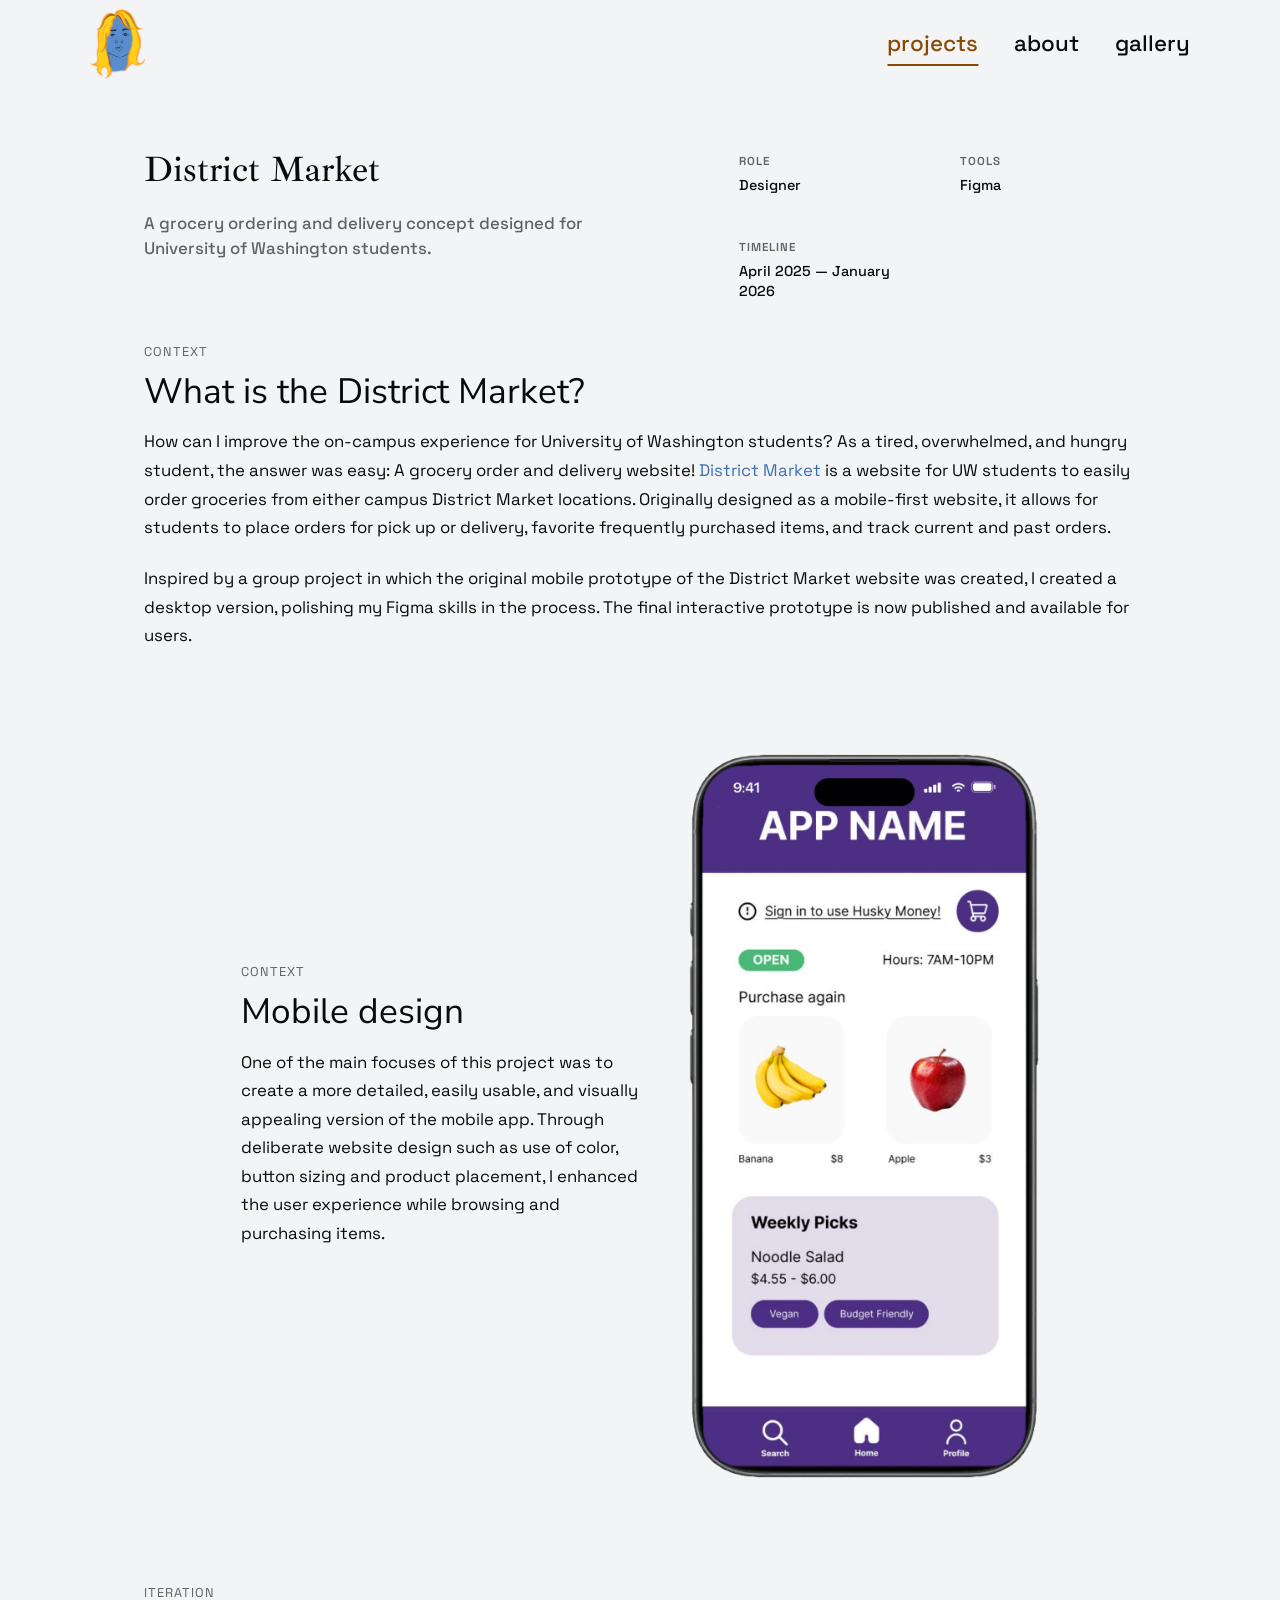
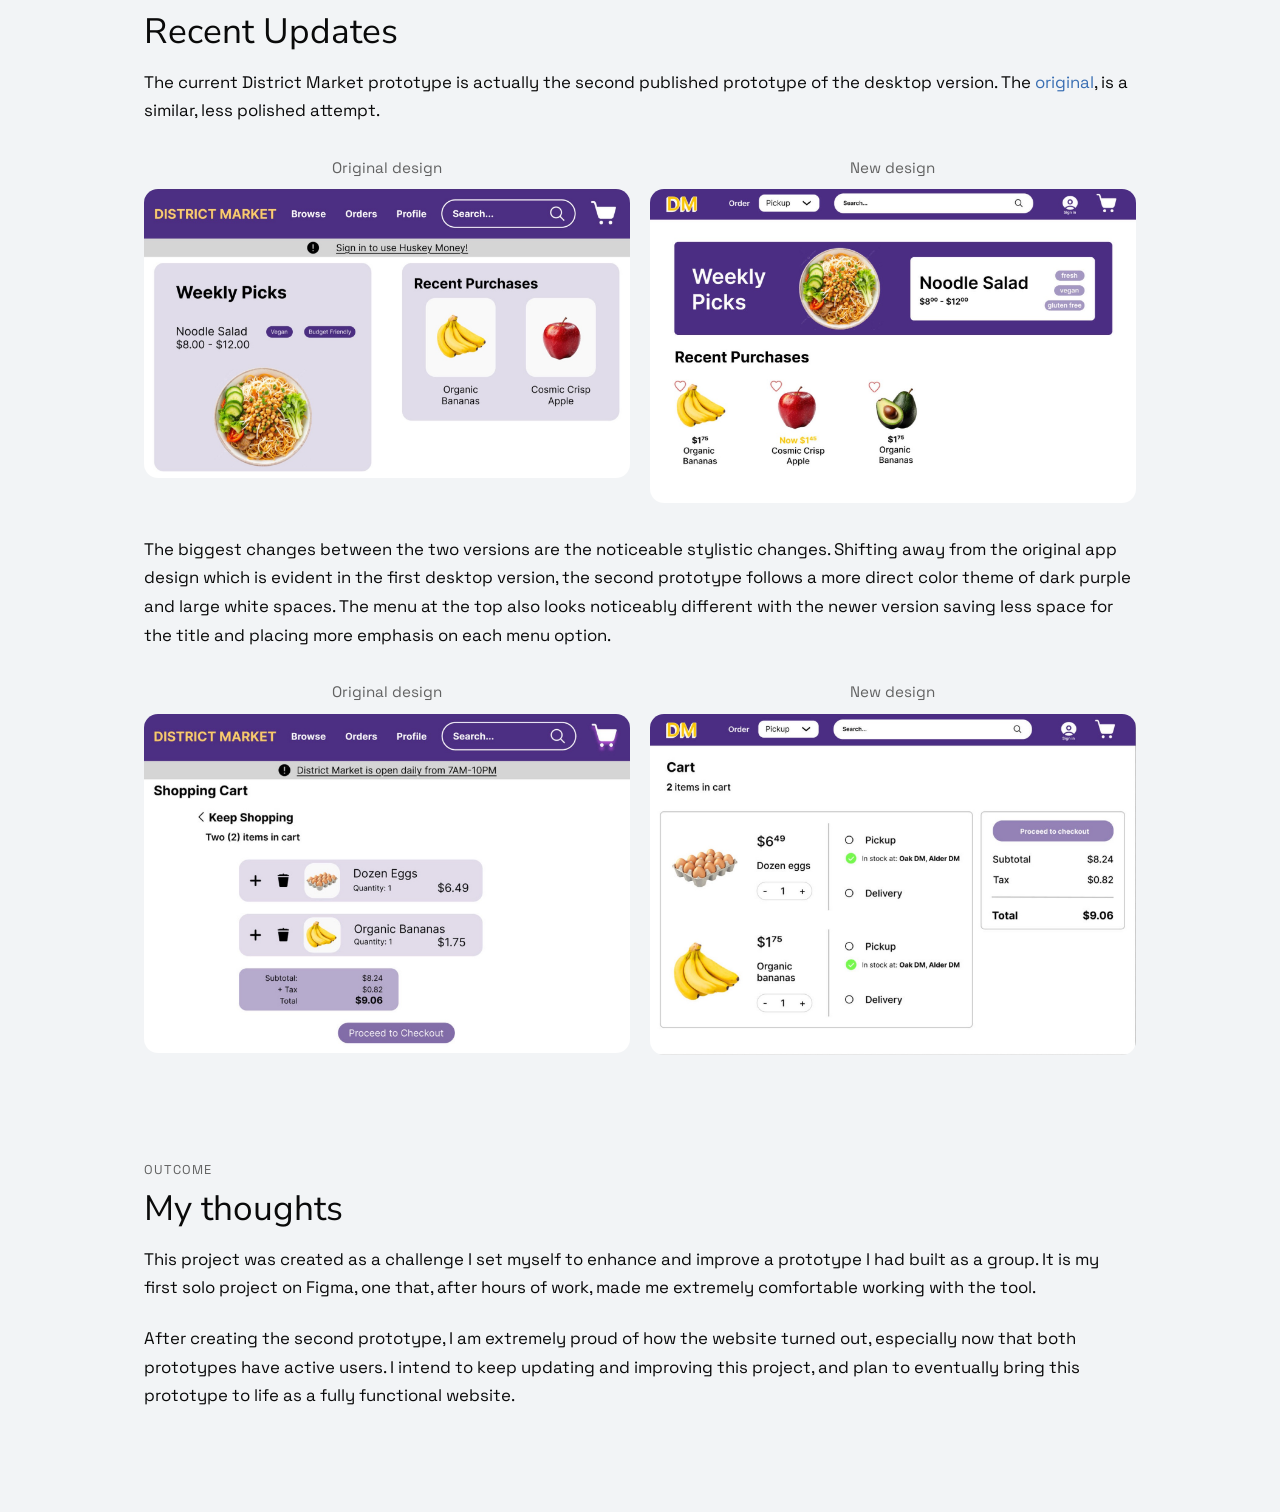
<file: projects/district-market.html>
<!DOCTYPE html>
<html lang="en">
<head>
<meta charset="UTF-8">
<meta name="viewport" content="width=device-width, initial-scale=1.0">
<title>District Market</title>
<link rel="preconnect" href="https://fonts.googleapis.com">
<link rel="preconnect" href="https://fonts.gstatic.com" crossorigin>
<link href="https://fonts.googleapis.com/css2?family=Ibarra+Real+Nova:wght@400;500;600&family=Space+Grotesk:wght@400;500;600&family=Barlow+Condensed:wght@500;600&family=Nunito+Sans:wght@400;500&display=swap" rel="stylesheet">
<link rel="stylesheet" href="../css/style.css?v=208">
<link rel="icon" type="image/png" href="../assets/favicon/favicon-32.png">
<link rel="apple-touch-icon" href="../assets/favicon/apple-touch-icon.png">
<!-- Google tag (gtag.js) -->
<script async src="https://www.googletagmanager.com/gtag/js?id=G-4W7LVLHEWQ"></script>
<script>
  window.dataLayer = window.dataLayer || [];
  function gtag(){dataLayer.push(arguments);}
  gtag('js', new Date());
  gtag('config', 'G-4W7LVLHEWQ');
</script>
</head>
<body class="project-page">

<header class="site-header">
  <a class="logo-head" href="../index.html" aria-label="Home">
    <span class="portrait-frame portrait-frame--logo" data-head aria-hidden="true"></span>
  </a>
  <nav class="site-nav page-nav" aria-label="Primary">
    <a href="../projects.html" class="is-current" aria-current="page">projects</a>
    <a href="../about.html">about</a>
    <a href="../gallery.html">gallery</a>
  </nav>
</header>

<main class="page-main">
  <div class="page-main--narrow">
  <div class="doc-header">
    <div class="doc-header__main">
      <h1 class="page-title">District Market</h1>
      <p class="doc-subtitle">A grocery ordering and delivery concept designed for University of Washington students.</p>
    </div>
    <div class="doc-header__meta">
      <div class="doc-meta-col">
        <div class="doc-meta-block">
          <span class="doc-meta-label">Role</span>
          <span class="doc-meta-value">Designer</span>
        </div>
        <div class="doc-meta-block">
          <span class="doc-meta-label">Timeline</span>
          <span class="doc-meta-value">April 2025 &mdash; January 2026</span>
        </div>
      </div>
      <div class="doc-meta-col">
        <div class="doc-meta-block">
          <span class="doc-meta-label">Tools</span>
          <div class="doc-meta-value doc-meta-list">
            <span>Figma</span>
          </div>
        </div>
      </div>
    </div>
  </div>

  <div class="prose">
    <p class="page-eyebrow">Context</p>
    <h2>What is the District Market?</h2>
    <p>How can I improve the on-campus experience for University of Washington students? As a tired, overwhelmed, and hungry student, the answer was easy: A grocery order and delivery website! <a href="https://www.figma.com/community/file/1589481738178779165/" target="_blank" rel="noopener noreferrer">District Market</a> is a website for UW students to easily order groceries from either campus District Market locations. Originally designed as a mobile-first website, it allows for students to place orders for pick up or delivery, favorite frequently purchased items, and track current and past orders.</p>

    <p>Inspired by a group project in which the original mobile prototype of the District Market website was created, I created a desktop version, polishing my Figma skills in the process. The final interactive prototype is now published and available for users.</p>

    <div class="split-section split-section--phone split-section--center">
      <div class="split-section__text">
        <p class="page-eyebrow">Context</p>
        <h2>Mobile design</h2>
        <p>One of the main focuses of this project was to create a more detailed, easily usable, and visually appealing version of the mobile app. Through deliberate website design such as use of color, button sizing and product placement, I enhanced the user experience while browsing and purchasing items.</p>
      </div>
      <div class="split-section__media">
        <figure>
          <img class="img-borderless" src="../assets/images/projects/district-market-mobile-iphone.webp" alt="The original mobile District Market title page shown on an iPhone: a purple header reading App Name, a purchase again row with a banana and an apple, a weekly picks card, and a purple navigation bar">
        </figure>
      </div>
    </div>

    <p class="page-eyebrow">Iteration</p>
    <h2>Recent Updates</h2>
    <p>The current District Market prototype is actually the second published prototype of the desktop version. The <a href="https://www.figma.com/community/file/1540459707571168027/" target="_blank" rel="noopener noreferrer">original</a>, is a similar, less polished attempt.</p>

    <div class="compare-pair">
      <figure>
        <figcaption>Original design</figcaption>
        <img src="../assets/images/projects/district-market-v1-title.jpg" alt="Title page of the original desktop District Market prototype">
      </figure>
      <figure>
        <figcaption>New design</figcaption>
        <img src="../assets/images/projects/district-market-desktop-title.jpg" alt="Title page of the new desktop District Market prototype">
      </figure>
    </div>

    <p>The biggest changes between the two versions are the noticeable stylistic changes. Shifting away from the original app design which is evident in the first desktop version, the second prototype follows a more direct color theme of dark purple and large white spaces. The menu at the top also looks noticeably different with the newer version saving less space for the title and placing more emphasis on each menu option.</p>

    <div class="compare-pair">
      <figure>
        <figcaption>Original design</figcaption>
        <img src="../assets/images/projects/district-market-v1-cart.jpg" alt="Cart view in the original desktop prototype">
      </figure>
      <figure>
        <figcaption>New design</figcaption>
        <img src="../assets/images/projects/district-market-v2-cart.jpg" alt="Cart view in the new desktop prototype">
      </figure>
    </div>

    <p class="page-eyebrow">Outcome</p>
    <h2>My thoughts</h2>
    <p>This project was created as a challenge I set myself to enhance and improve a prototype I had built as a group. It is my first solo project on Figma, one that, after hours of work, made me extremely comfortable working with the tool.</p>

    <p>After creating the second prototype, I am extremely proud of how the website turned out, especially now that both prototypes have active users. I intend to keep updating and improving this project, and plan to eventually bring this prototype to life as a fully functional website.</p>
  </div>
  </div>

</main>

<script src="../js/main.js?v=13"></script>
</body>
</html>
</file>
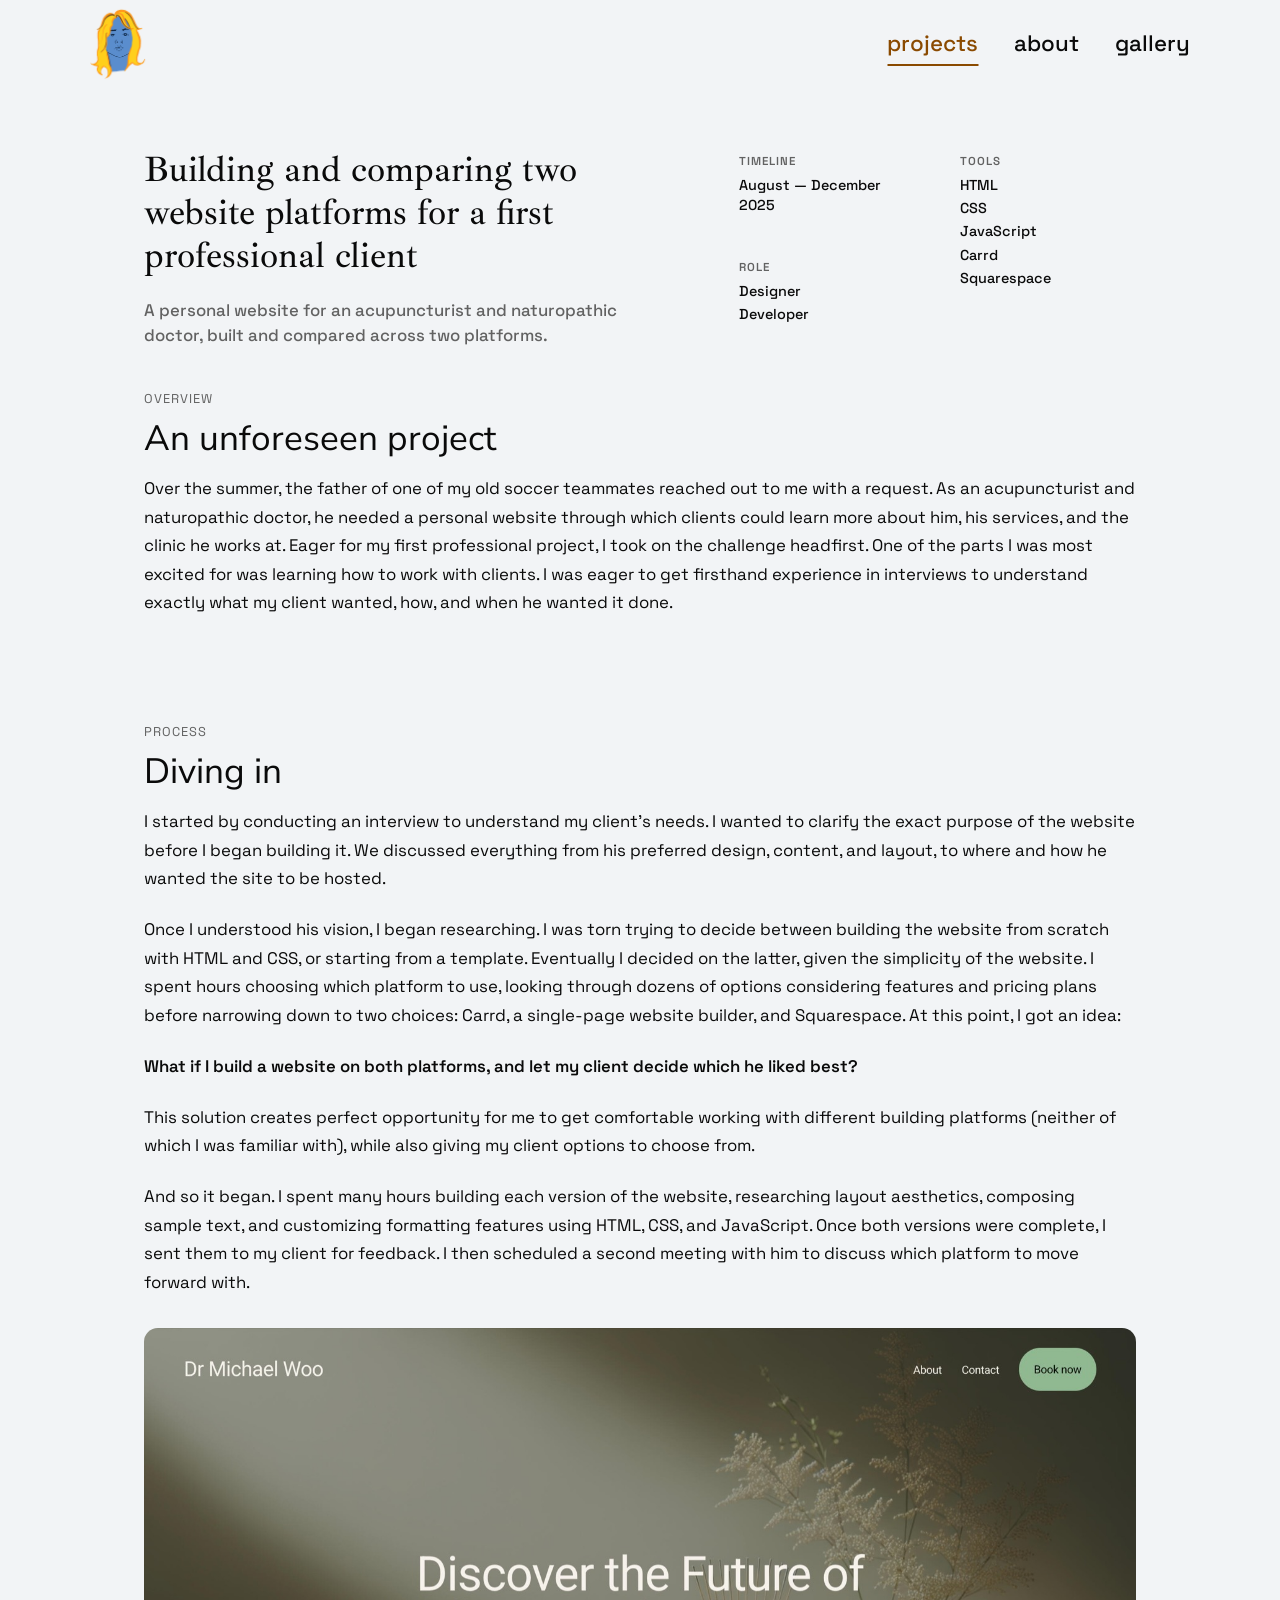
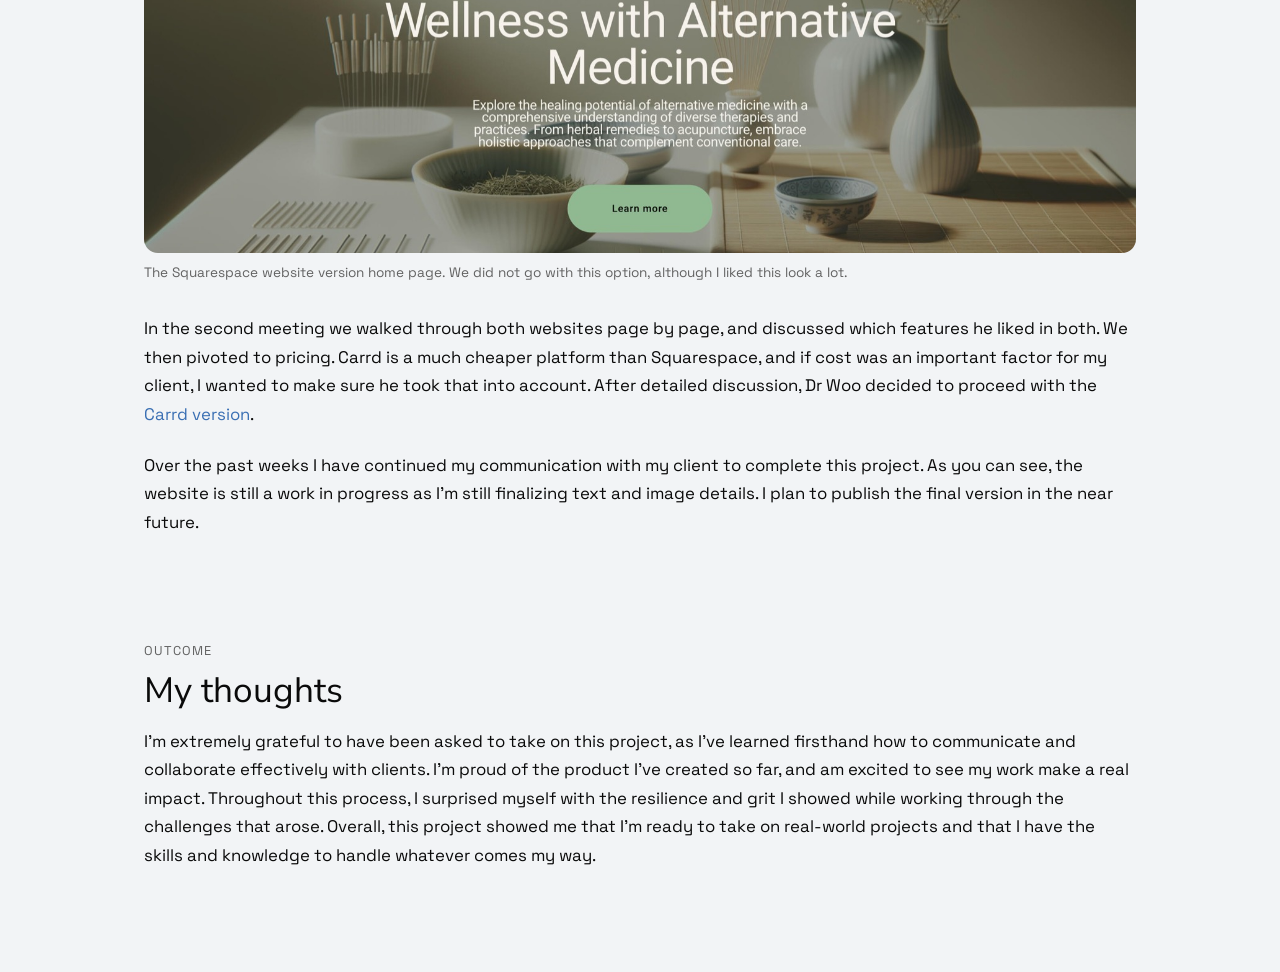
<file: projects/dr-woo.html>
<!DOCTYPE html>
<html lang="en">
<head>
<meta charset="UTF-8">
<meta name="viewport" content="width=device-width, initial-scale=1.0">
<title>Dr Michael Woo</title>
<link rel="preconnect" href="https://fonts.googleapis.com">
<link rel="preconnect" href="https://fonts.gstatic.com" crossorigin>
<link href="https://fonts.googleapis.com/css2?family=Ibarra+Real+Nova:wght@400;500;600&family=Space+Grotesk:wght@400;500;600&family=Barlow+Condensed:wght@500;600&family=Nunito+Sans:wght@400;500&display=swap" rel="stylesheet">
<link rel="stylesheet" href="../css/style.css?v=208">
<link rel="icon" type="image/png" href="../assets/favicon/favicon-32.png">
<link rel="apple-touch-icon" href="../assets/favicon/apple-touch-icon.png">
<!-- Google tag (gtag.js) -->
<script async src="https://www.googletagmanager.com/gtag/js?id=G-4W7LVLHEWQ"></script>
<script>
  window.dataLayer = window.dataLayer || [];
  function gtag(){dataLayer.push(arguments);}
  gtag('js', new Date());
  gtag('config', 'G-4W7LVLHEWQ');
</script>
</head>
<body class="project-page">

<header class="site-header">
  <a class="logo-head" href="../index.html" aria-label="Home">
    <span class="portrait-frame portrait-frame--logo" data-head aria-hidden="true"></span>
  </a>
  <nav class="site-nav page-nav" aria-label="Primary">
    <a href="../projects.html" class="is-current" aria-current="page">projects</a>
    <a href="../about.html">about</a>
    <a href="../gallery.html">gallery</a>
  </nav>
</header>

<main class="page-main">
  <div class="page-main--narrow">
  <div class="doc-header">
    <div class="doc-header__main">
      <h1 class="page-title">Building and comparing two website platforms for a first professional client</h1>
      <p class="doc-subtitle">A personal website for an acupuncturist and naturopathic doctor, built and compared across two platforms.</p>
    </div>
    <div class="doc-header__meta">
      <div class="doc-meta-col">
        <div class="doc-meta-block">
          <span class="doc-meta-label">Timeline</span>
          <span class="doc-meta-value">August &mdash; December 2025</span>
        </div>
        <div class="doc-meta-block">
          <span class="doc-meta-label">Role</span>
          <div class="doc-meta-value doc-meta-list">
            <span>Designer</span><span>Developer</span>
          </div>
        </div>
      </div>
      <div class="doc-meta-col">
        <div class="doc-meta-block">
          <span class="doc-meta-label">Tools</span>
          <div class="doc-meta-value doc-meta-list">
            <span>HTML</span><span>CSS</span><span>JavaScript</span><span>Carrd</span><span>Squarespace</span>
          </div>
        </div>
      </div>
    </div>
  </div>

  <div class="prose">
    <p class="page-eyebrow">Overview</p>
    <h2>An unforeseen project</h2>
    <p>Over the summer, the father of one of my old soccer teammates reached out to me with a request. As an acupuncturist and naturopathic doctor, he needed a personal website through which clients could learn more about him, his services, and the clinic he works at. Eager for my first professional project, I took on the challenge headfirst. One of the parts I was most excited for was learning how to work with clients. I was eager to get firsthand experience in interviews to understand exactly what my client wanted, how, and when he wanted it done.</p>

    <p class="page-eyebrow">Process</p>
    <h2>Diving in</h2>
    <p>I started by conducting an interview to understand my client&rsquo;s needs. I wanted to clarify the exact purpose of the website before I began building it. We discussed everything from his preferred design, content, and layout, to where and how he wanted the site to be hosted.</p>

    <p>Once I understood his vision, I began researching. I was torn trying to decide between building the website from scratch with HTML and CSS, or starting from a template. Eventually I decided on the latter, given the simplicity of the website. I spent hours choosing which platform to use, looking through dozens of options considering features and pricing plans before narrowing down to two choices: Carrd, a single-page website builder, and Squarespace. At this point, I got an idea:</p>

    <p><strong>What if I build a website on both platforms, and let my client decide which he liked best?</strong></p>

    <p>This solution creates perfect opportunity for me to get comfortable working with different building platforms (neither of which I was familiar with), while also giving my client options to choose from.</p>

    <p>And so it began. I spent many hours building each version of the website, researching layout aesthetics, composing sample text, and customizing formatting features using HTML, CSS, and JavaScript. Once both versions were complete, I sent them to my client for feedback. I then scheduled a second meeting with him to discuss which platform to move forward with.</p>

    <figure>
      <img src="../assets/images/projects/dr-woo-squarespace.jpg" alt="The Squarespace website version home page">
      <figcaption>The Squarespace website version home page. We did not go with this option, although I liked this look a lot.</figcaption>
    </figure>

    <p>In the second meeting we walked through both websites page by page, and discussed which features he liked in both. We then pivoted to pricing. Carrd is a much cheaper platform than Squarespace, and if cost was an important factor for my client, I wanted to make sure he took that into account. After detailed discussion, Dr Woo decided to proceed with the <a href="https://drmichaelwoo.carrd.co/" target="_blank" rel="noopener noreferrer">Carrd version</a>.</p>

    <p>Over the past weeks I have continued my communication with my client to complete this project. As you can see, the website is still a work in progress as I&rsquo;m still finalizing text and image details. I plan to publish the final version in the near future.</p>

    <p class="page-eyebrow">Outcome</p>
    <h2>My thoughts</h2>
    <p>I&rsquo;m extremely grateful to have been asked to take on this project, as I&rsquo;ve learned firsthand how to communicate and collaborate effectively with clients. I&rsquo;m proud of the product I&rsquo;ve created so far, and am excited to see my work make a real impact. Throughout this process, I surprised myself with the resilience and grit I showed while working through the challenges that arose. Overall, this project showed me that I&rsquo;m ready to take on real-world projects and that I have the skills and knowledge to handle whatever comes my way.</p>
  </div>
  </div>

</main>

<script src="../js/main.js?v=13"></script>
</body>
</html>
</file>
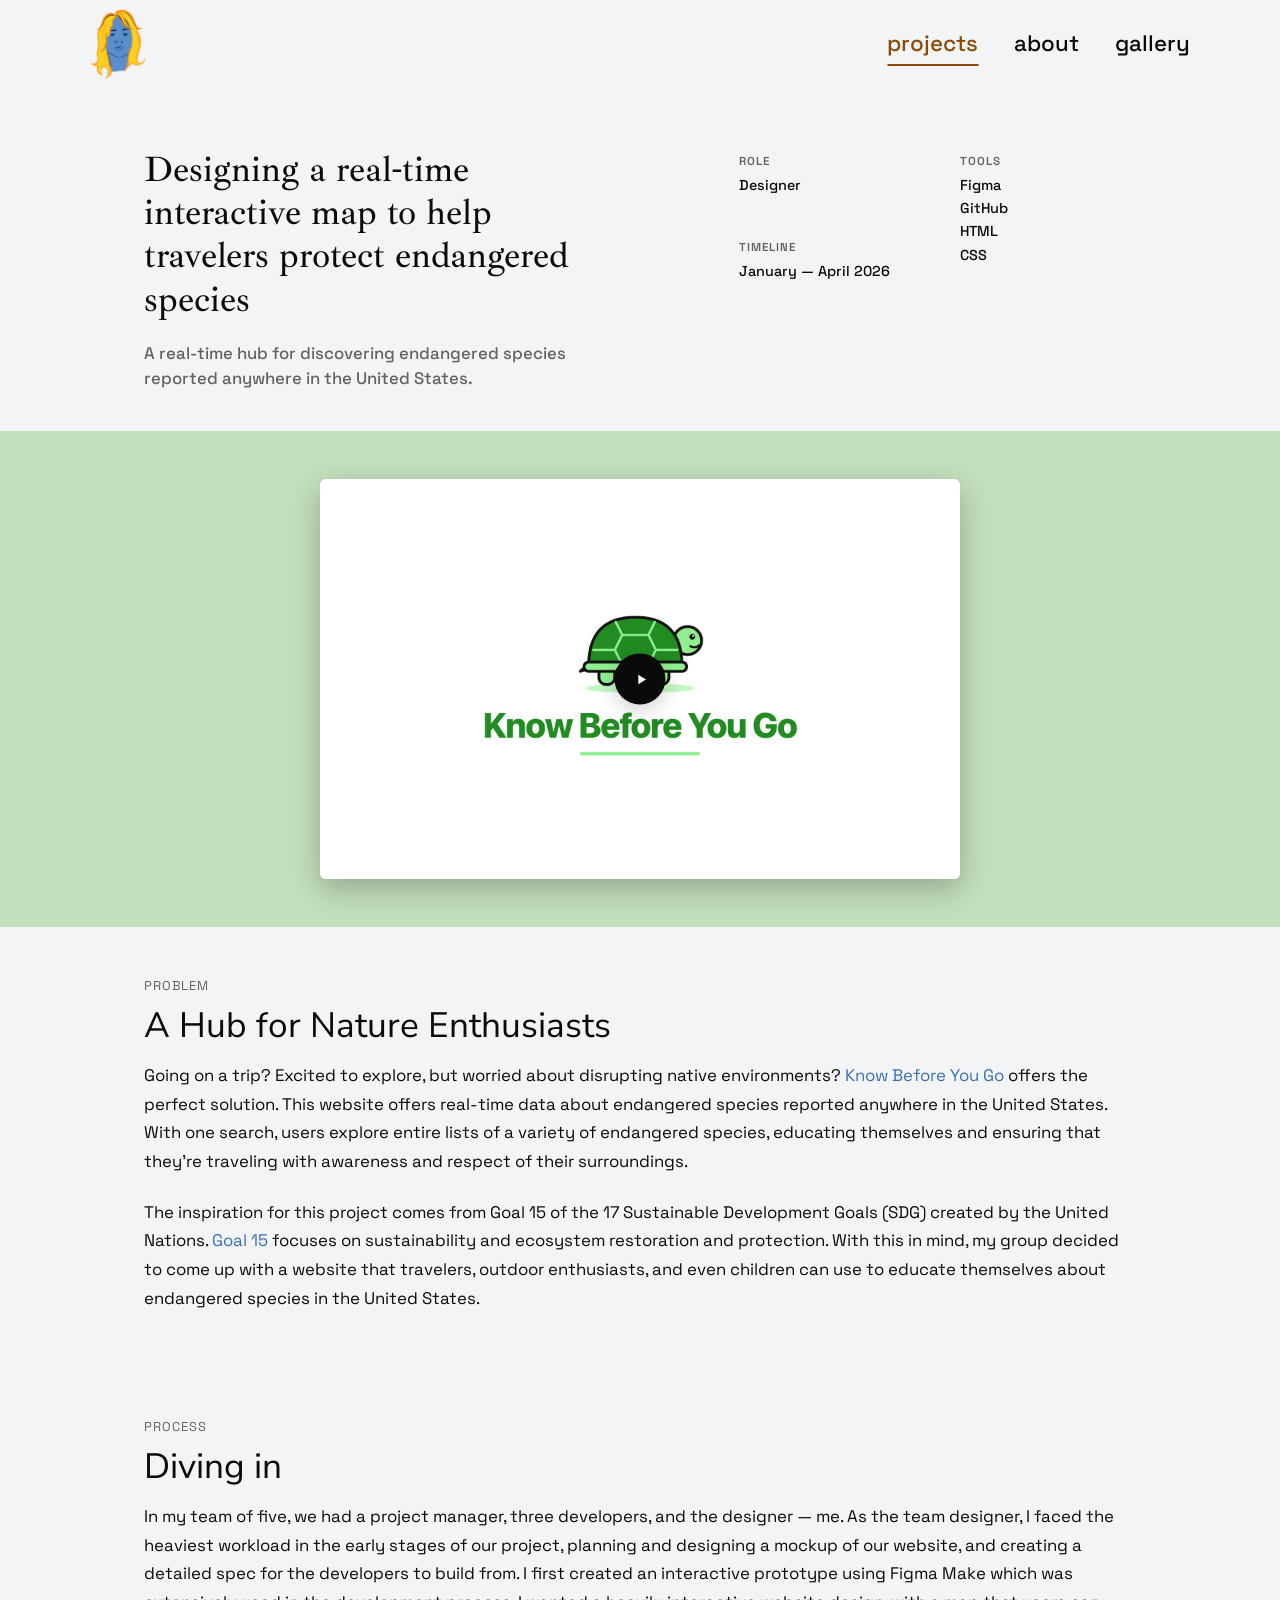
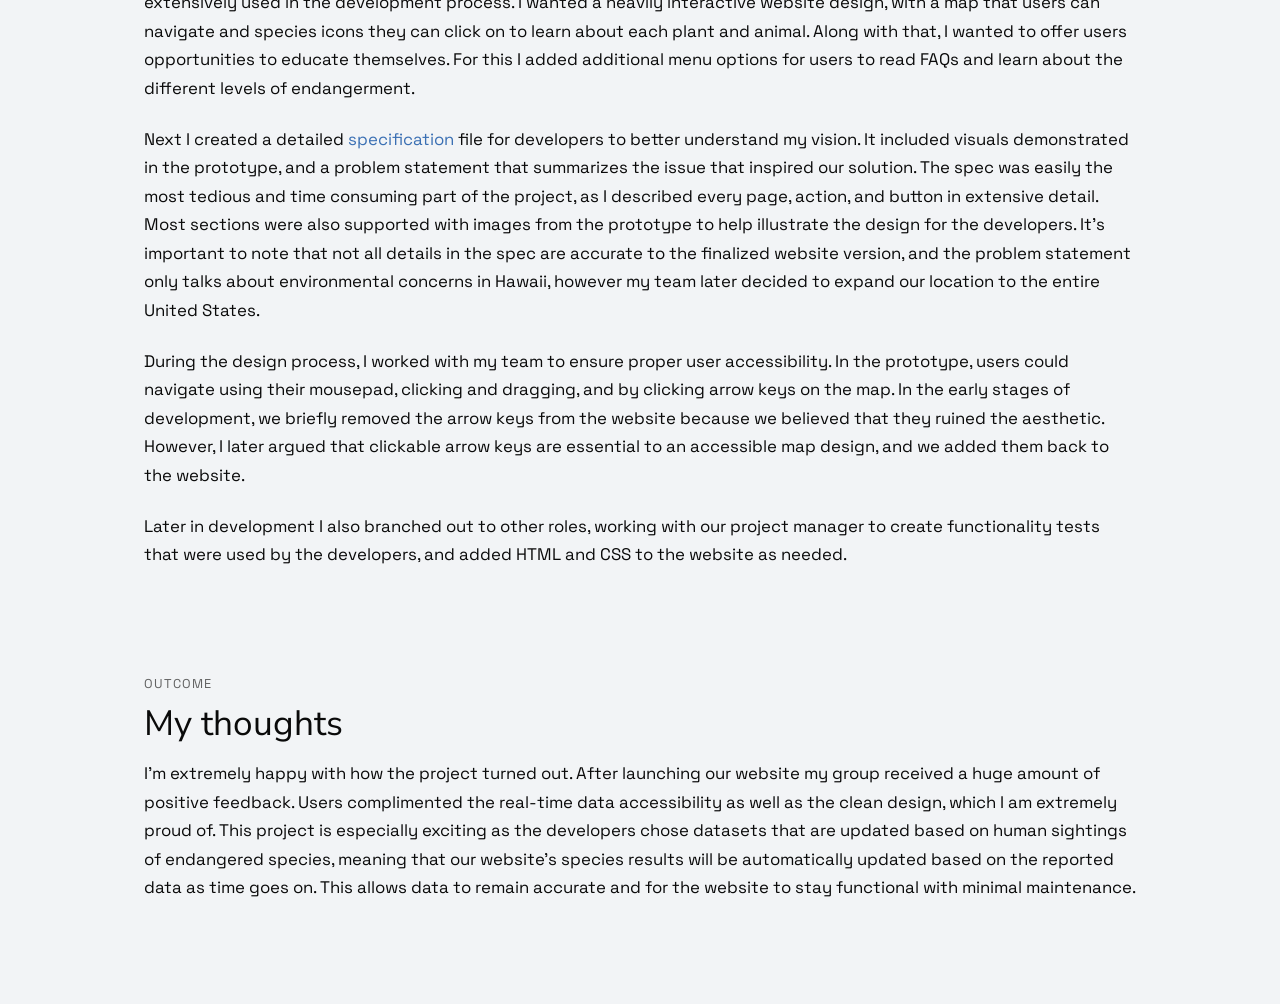
<file: projects/know-before-you-go.html>
<!DOCTYPE html>
<html lang="en">
<head>
<meta charset="UTF-8">
<meta name="viewport" content="width=device-width, initial-scale=1.0">
<title>Know Before You Go</title>
<link rel="preconnect" href="https://fonts.googleapis.com">
<link rel="preconnect" href="https://fonts.gstatic.com" crossorigin>
<link href="https://fonts.googleapis.com/css2?family=Ibarra+Real+Nova:wght@400;500;600&family=Space+Grotesk:wght@400;500;600&family=Barlow+Condensed:wght@500;600&family=Nunito+Sans:wght@400;500&display=swap" rel="stylesheet">
<link rel="stylesheet" href="../css/style.css?v=208">
<link rel="icon" type="image/png" href="../assets/favicon/favicon-32.png">
<link rel="apple-touch-icon" href="../assets/favicon/apple-touch-icon.png">
<!-- Google tag (gtag.js) -->
<script async src="https://www.googletagmanager.com/gtag/js?id=G-4W7LVLHEWQ"></script>
<script>
  window.dataLayer = window.dataLayer || [];
  function gtag(){dataLayer.push(arguments);}
  gtag('js', new Date());
  gtag('config', 'G-4W7LVLHEWQ');
</script>
</head>
<body class="project-page">

<header class="site-header">
  <a class="logo-head" href="../index.html" aria-label="Home">
    <span class="portrait-frame portrait-frame--logo" data-head aria-hidden="true"></span>
  </a>
  <nav class="site-nav page-nav" aria-label="Primary">
    <a href="../projects.html" class="is-current" aria-current="page">projects</a>
    <a href="../about.html">about</a>
    <a href="../gallery.html">gallery</a>
  </nav>
</header>

<main class="page-main">
  <div class="page-main--narrow">
  <div class="doc-header">
    <div class="doc-header__main">
      <h1 class="page-title">Designing a real-time interactive map to help travelers protect endangered species</h1>
      <p class="doc-subtitle">A real-time hub for discovering endangered species reported anywhere in the United States.</p>
    </div>
    <div class="doc-header__meta">
      <div class="doc-meta-col">
        <div class="doc-meta-block">
          <span class="doc-meta-label">Role</span>
          <div class="doc-meta-value doc-meta-list">
            <span>Designer</span>
          </div>
        </div>
        <div class="doc-meta-block">
          <span class="doc-meta-label">Timeline</span>
          <span class="doc-meta-value">January &mdash; April 2026</span>
        </div>
      </div>
      <div class="doc-meta-col">
        <div class="doc-meta-block">
          <span class="doc-meta-label">Tools</span>
          <div class="doc-meta-value doc-meta-list">
            <span>Figma</span><span>GitHub</span><span>HTML</span><span>CSS</span>
          </div>
        </div>
      </div>
    </div>
  </div>

  <section class="doc-hero" aria-label="Know Before You Go demo video">
    <div class="hero-video" data-hero-video>
      <video src="../assets/videos/kbyg-demo.webm" poster="../assets/images/projects/know-before-you-go-title.jpg" preload="metadata" muted playsinline></video>
      <button class="hero-video__play" type="button" aria-label="Play demo video">
        <svg viewBox="0 0 24 24" aria-hidden="true"><path d="M8 5.5v13l10.5-6.5z"/></svg>
      </button>
    </div>
  </section>

  <div class="prose">
    <p class="page-eyebrow">Problem</p>
    <h2>A Hub for Nature Enthusiasts</h2>
    <p>Going on a trip? Excited to explore, but worried about disrupting native environments? <a href="https://know-before-you-go.firebaseapp.com/" target="_blank" rel="noopener noreferrer">Know Before You Go</a> offers the perfect solution. This website offers real-time data about endangered species reported anywhere in the United States. With one search, users explore entire lists of a variety of endangered species, educating themselves and ensuring that they&rsquo;re traveling with awareness and respect of their surroundings.</p>

    <p>The inspiration for this project comes from Goal 15 of the 17 Sustainable Development Goals (SDG) created by the United Nations. <a href="https://sdgs.un.org/goals/goal15/" target="_blank" rel="noopener noreferrer">Goal 15</a> focuses on sustainability and ecosystem restoration and protection. With this in mind, my group decided to come up with a website that travelers, outdoor enthusiasts, and even children can use to educate themselves about endangered species in the United States.</p>

    <p class="page-eyebrow">Process</p>
    <h2>Diving in</h2>
    <p>In my team of five, we had a project manager, three developers, and the designer &mdash; me. As the team designer, I faced the heaviest workload in the early stages of our project, planning and designing a mockup of our website, and creating a detailed spec for the developers to build from. I first created an interactive prototype using Figma Make which was extensively used in the development process. I wanted a heavily interactive website design, with a map that users can navigate and species icons they can click on to learn about each plant and animal. Along with that, I wanted to offer users opportunities to educate themselves. For this I added additional menu options for users to read FAQs and learn about the different levels of endangerment.</p>

    <p>Next I created a detailed <a href="https://drive.google.com/file/d/1--jetj3gsiqSp22F-R5tMIo531okaGuX/view" target="_blank" rel="noopener noreferrer">specification</a> file for developers to better understand my vision. It included visuals demonstrated in the prototype, and a problem statement that summarizes the issue that inspired our solution. The spec was easily the most tedious and time consuming part of the project, as I described every page, action, and button in extensive detail. Most sections were also supported with images from the prototype to help illustrate the design for the developers. It&rsquo;s important to note that not all details in the spec are accurate to the finalized website version, and the problem statement only talks about environmental concerns in Hawaii, however my team later decided to expand our location to the entire United States.</p>

    <p>During the design process, I worked with my team to ensure proper user accessibility. In the prototype, users could navigate using their mousepad, clicking and dragging, and by clicking arrow keys on the map. In the early stages of development, we briefly removed the arrow keys from the website because we believed that they ruined the aesthetic. However, I later argued that clickable arrow keys are essential to an accessible map design, and we added them back to the website.</p>

    <p>Later in development I also branched out to other roles, working with our project manager to create functionality tests that were used by the developers, and added HTML and CSS to the website as needed.</p>

    <p class="page-eyebrow">Outcome</p>
    <h2>My thoughts</h2>
    <p>I&rsquo;m extremely happy with how the project turned out. After launching our website my group received a huge amount of positive feedback. Users complimented the real-time data accessibility as well as the clean design, which I am extremely proud of. This project is especially exciting as the developers chose datasets that are updated based on human sightings of endangered species, meaning that our website&rsquo;s species results will be automatically updated based on the reported data as time goes on. This allows data to remain accurate and for the website to stay functional with minimal maintenance.</p>
  </div>
  </div>

</main>

<script src="../js/main.js?v=13"></script>
</body>
</html>
</file>
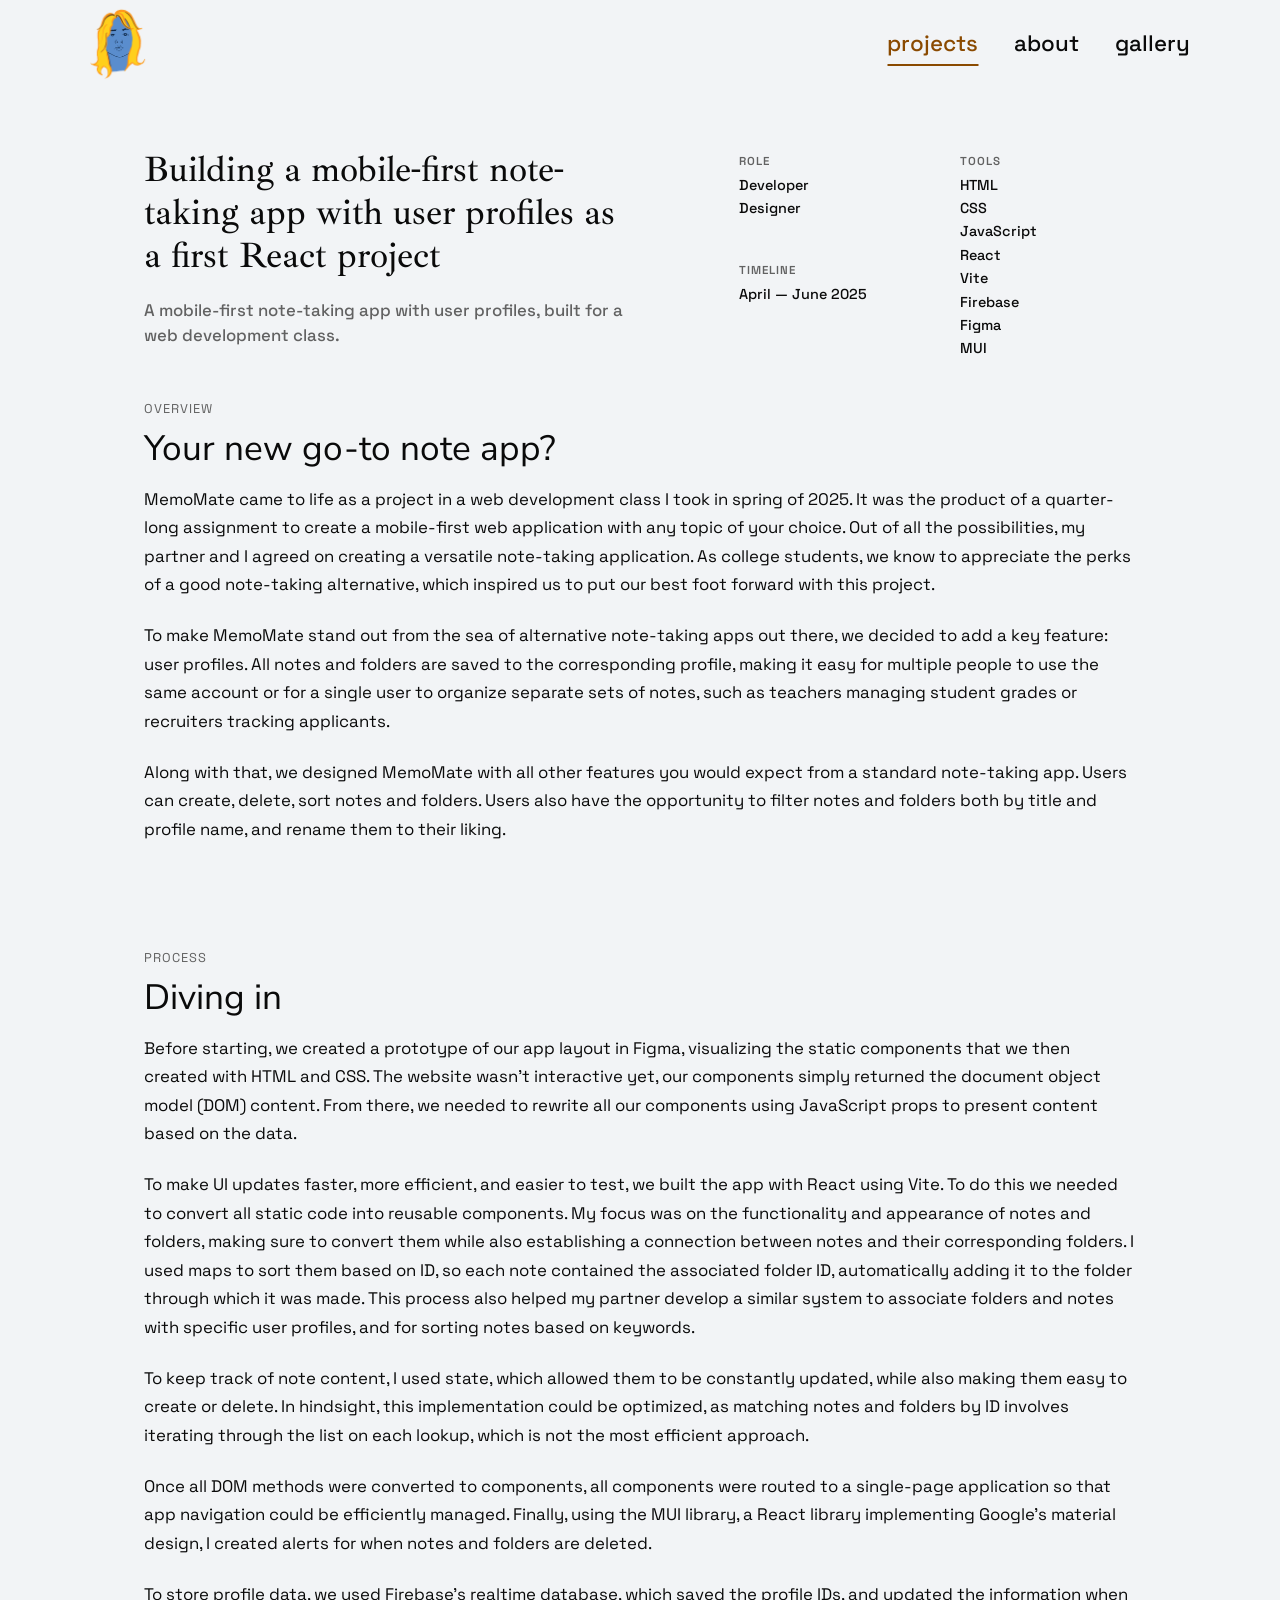
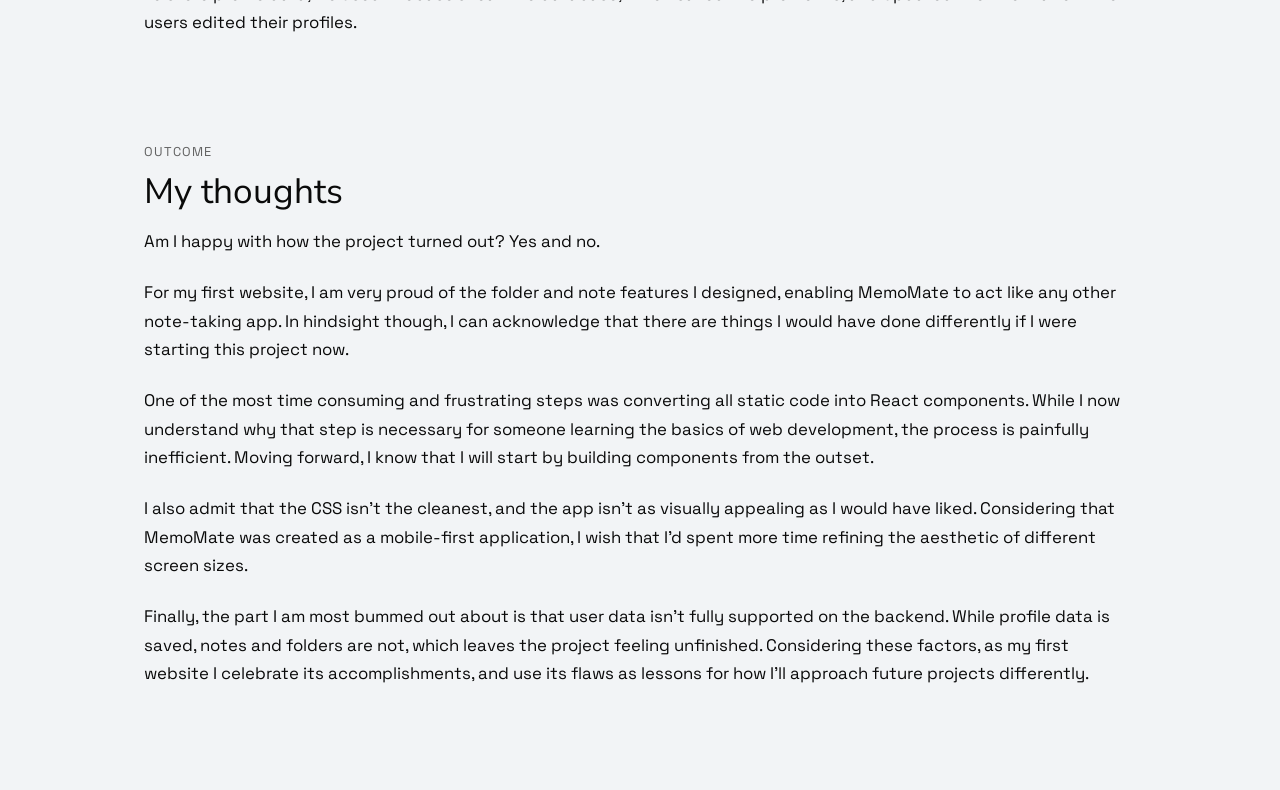
<file: projects/memomate.html>
<!DOCTYPE html>
<html lang="en">
<head>
<meta charset="UTF-8">
<meta name="viewport" content="width=device-width, initial-scale=1.0">
<title>MemoMate</title>
<link rel="preconnect" href="https://fonts.googleapis.com">
<link rel="preconnect" href="https://fonts.gstatic.com" crossorigin>
<link href="https://fonts.googleapis.com/css2?family=Ibarra+Real+Nova:wght@400;500;600&family=Space+Grotesk:wght@400;500;600&family=Barlow+Condensed:wght@500;600&family=Nunito+Sans:wght@400;500&display=swap" rel="stylesheet">
<link rel="stylesheet" href="../css/style.css?v=208">
<link rel="icon" type="image/png" href="../assets/favicon/favicon-32.png">
<link rel="apple-touch-icon" href="../assets/favicon/apple-touch-icon.png">
<!-- Google tag (gtag.js) -->
<script async src="https://www.googletagmanager.com/gtag/js?id=G-4W7LVLHEWQ"></script>
<script>
  window.dataLayer = window.dataLayer || [];
  function gtag(){dataLayer.push(arguments);}
  gtag('js', new Date());
  gtag('config', 'G-4W7LVLHEWQ');
</script>
</head>
<body class="project-page">

<header class="site-header">
  <a class="logo-head" href="../index.html" aria-label="Home">
    <span class="portrait-frame portrait-frame--logo" data-head aria-hidden="true"></span>
  </a>
  <nav class="site-nav page-nav" aria-label="Primary">
    <a href="../projects.html" class="is-current" aria-current="page">projects</a>
    <a href="../about.html">about</a>
    <a href="../gallery.html">gallery</a>
  </nav>
</header>

<main class="page-main">
  <div class="page-main--narrow">
  <div class="doc-header">
    <div class="doc-header__main">
      <h1 class="page-title">Building a mobile-first note-taking app with user profiles as a first React project</h1>
      <p class="doc-subtitle">A mobile-first note-taking app with user profiles, built for a web development class.</p>
    </div>
    <div class="doc-header__meta">
      <div class="doc-meta-col">
        <div class="doc-meta-block">
          <span class="doc-meta-label">Role</span>
          <div class="doc-meta-value doc-meta-list">
            <span>Developer</span><span>Designer</span>
          </div>
        </div>
        <div class="doc-meta-block">
          <span class="doc-meta-label">Timeline</span>
          <span class="doc-meta-value">April &mdash; June 2025</span>
        </div>
      </div>
      <div class="doc-meta-col">
        <div class="doc-meta-block">
          <span class="doc-meta-label">Tools</span>
          <div class="doc-meta-value doc-meta-list">
            <span>HTML</span><span>CSS</span><span>JavaScript</span><span>React</span><span>Vite</span><span>Firebase</span><span>Figma</span><span>MUI</span>
          </div>
        </div>
      </div>
    </div>
  </div>

  <div class="prose">
    <p class="page-eyebrow">Overview</p>
    <h2>Your new go-to note app?</h2>
    <p>MemoMate came to life as a project in a web development class I took in spring of 2025. It was the product of a quarter-long assignment to create a mobile-first web application with any topic of your choice. Out of all the possibilities, my partner and I agreed on creating a versatile note-taking application. As college students, we know to appreciate the perks of a good note-taking alternative, which inspired us to put our best foot forward with this project.</p>

    <p>To make MemoMate stand out from the sea of alternative note-taking apps out there, we decided to add a key feature: user profiles. All notes and folders are saved to the corresponding profile, making it easy for multiple people to use the same account or for a single user to organize separate sets of notes, such as teachers managing student grades or recruiters tracking applicants.</p>

    <p>Along with that, we designed MemoMate with all other features you would expect from a standard note-taking app. Users can create, delete, sort notes and folders. Users also have the opportunity to filter notes and folders both by title and profile name, and rename them to their liking.</p>

    <p class="page-eyebrow">Process</p>
    <h2>Diving in</h2>
    <p>Before starting, we created a prototype of our app layout in Figma, visualizing the static components that we then created with HTML and CSS. The website wasn&rsquo;t interactive yet, our components simply returned the document object model (DOM) content. From there, we needed to rewrite all our components using JavaScript props to present content based on the data.</p>

    <p>To make UI updates faster, more efficient, and easier to test, we built the app with React using Vite. To do this we needed to convert all static code into reusable components. My focus was on the functionality and appearance of notes and folders, making sure to convert them while also establishing a connection between notes and their corresponding folders. I used maps to sort them based on ID, so each note contained the associated folder ID, automatically adding it to the folder through which it was made. This process also helped my partner develop a similar system to associate folders and notes with specific user profiles, and for sorting notes based on keywords.</p>

    <p>To keep track of note content, I used state, which allowed them to be constantly updated, while also making them easy to create or delete. In hindsight, this implementation could be optimized, as matching notes and folders by ID involves iterating through the list on each lookup, which is not the most efficient approach.</p>

    <p>Once all DOM methods were converted to components, all components were routed to a single-page application so that app navigation could be efficiently managed. Finally, using the MUI library, a React library implementing Google&rsquo;s material design, I created alerts for when notes and folders are deleted.</p>

    <p>To store profile data, we used Firebase&rsquo;s realtime database, which saved the profile IDs, and updated the information when users edited their profiles.</p>

    <p class="page-eyebrow">Outcome</p>
    <h2>My thoughts</h2>
    <p>Am I happy with how the project turned out? Yes and no.</p>

    <p>For my first website, I am very proud of the folder and note features I designed, enabling MemoMate to act like any other note-taking app. In hindsight though, I can acknowledge that there are things I would have done differently if I were starting this project now.</p>

    <p>One of the most time consuming and frustrating steps was converting all static code into React components. While I now understand why that step is necessary for someone learning the basics of web development, the process is painfully inefficient. Moving forward, I know that I will start by building components from the outset.</p>

    <p>I also admit that the CSS isn&rsquo;t the cleanest, and the app isn&rsquo;t as visually appealing as I would have liked. Considering that MemoMate was created as a mobile-first application, I wish that I&rsquo;d spent more time refining the aesthetic of different screen sizes.</p>

    <p>Finally, the part I am most bummed out about is that user data isn&rsquo;t fully supported on the backend. While profile data is saved, notes and folders are not, which leaves the project feeling unfinished. Considering these factors, as my first website I celebrate its accomplishments, and use its flaws as lessons for how I&rsquo;ll approach future projects differently.</p>
  </div>
  </div>
</main>

<script src="../js/main.js?v=13"></script>
</body>
</html>
</file>
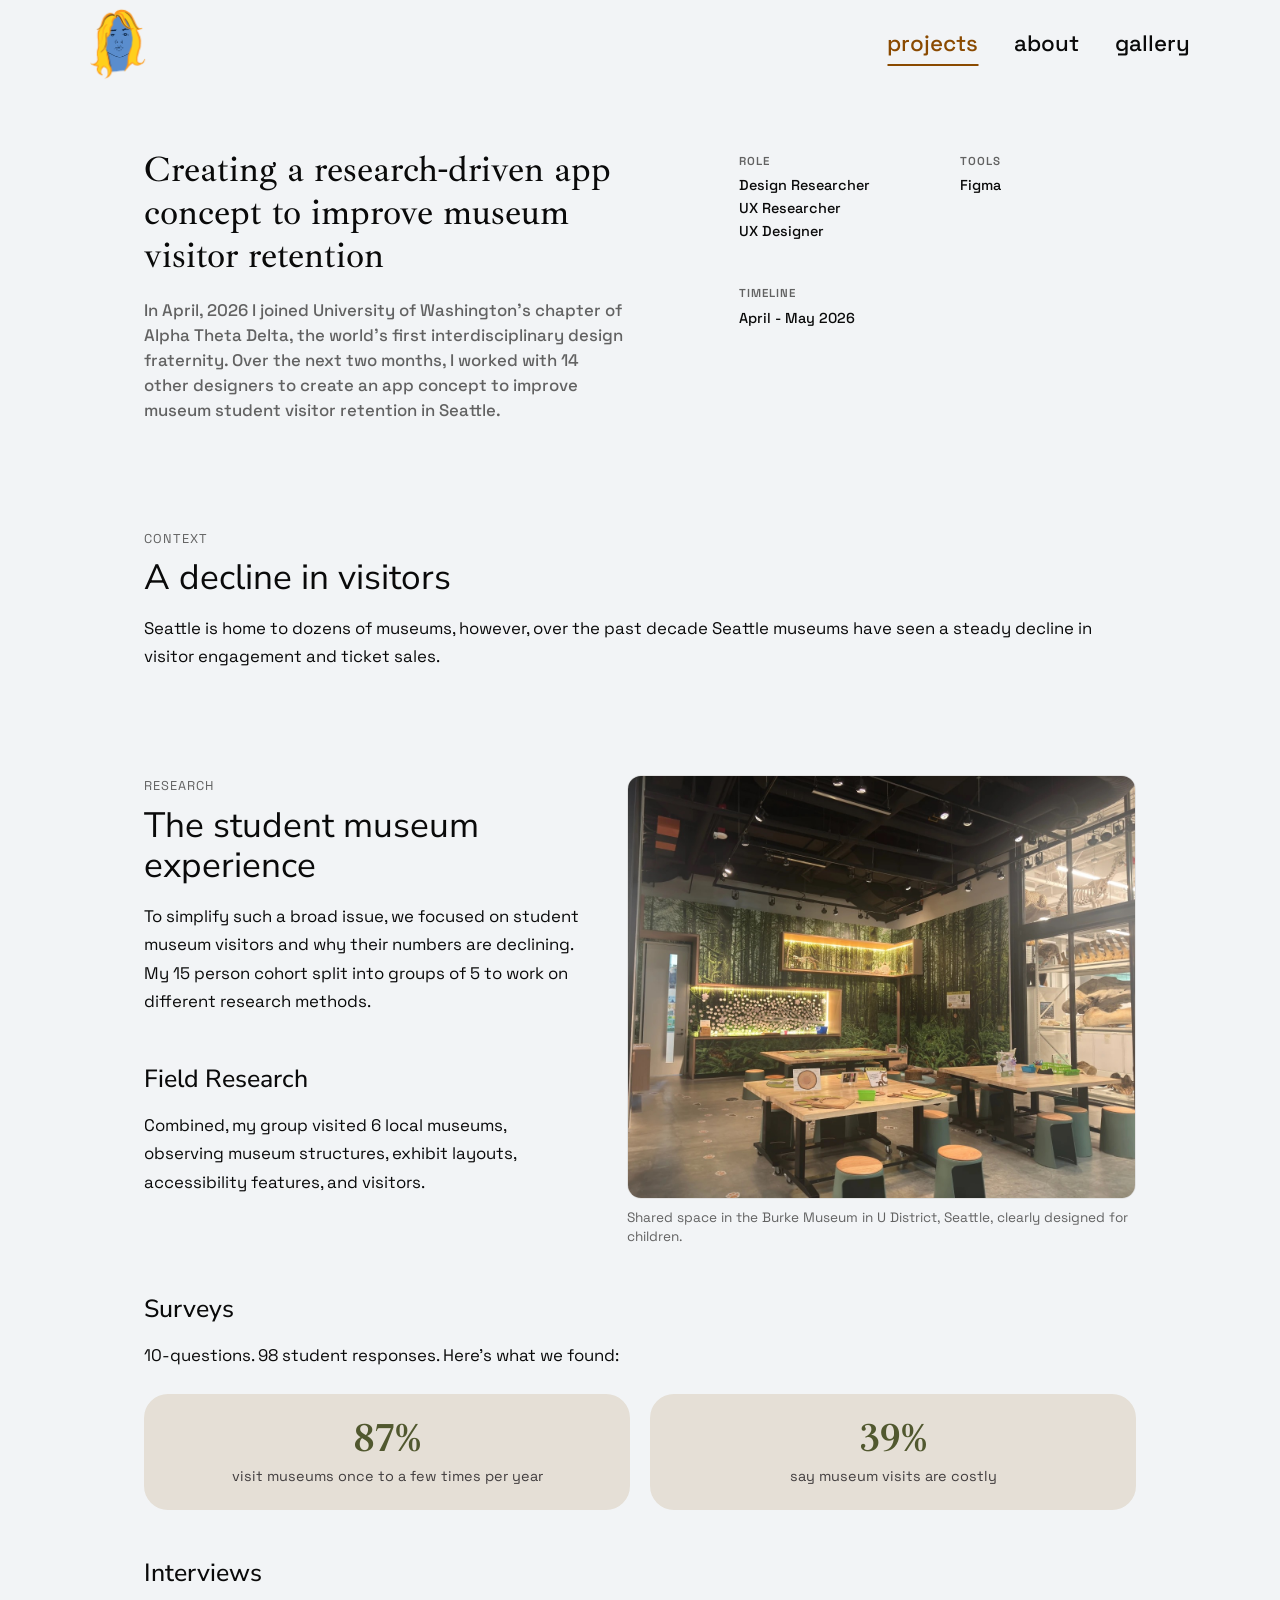
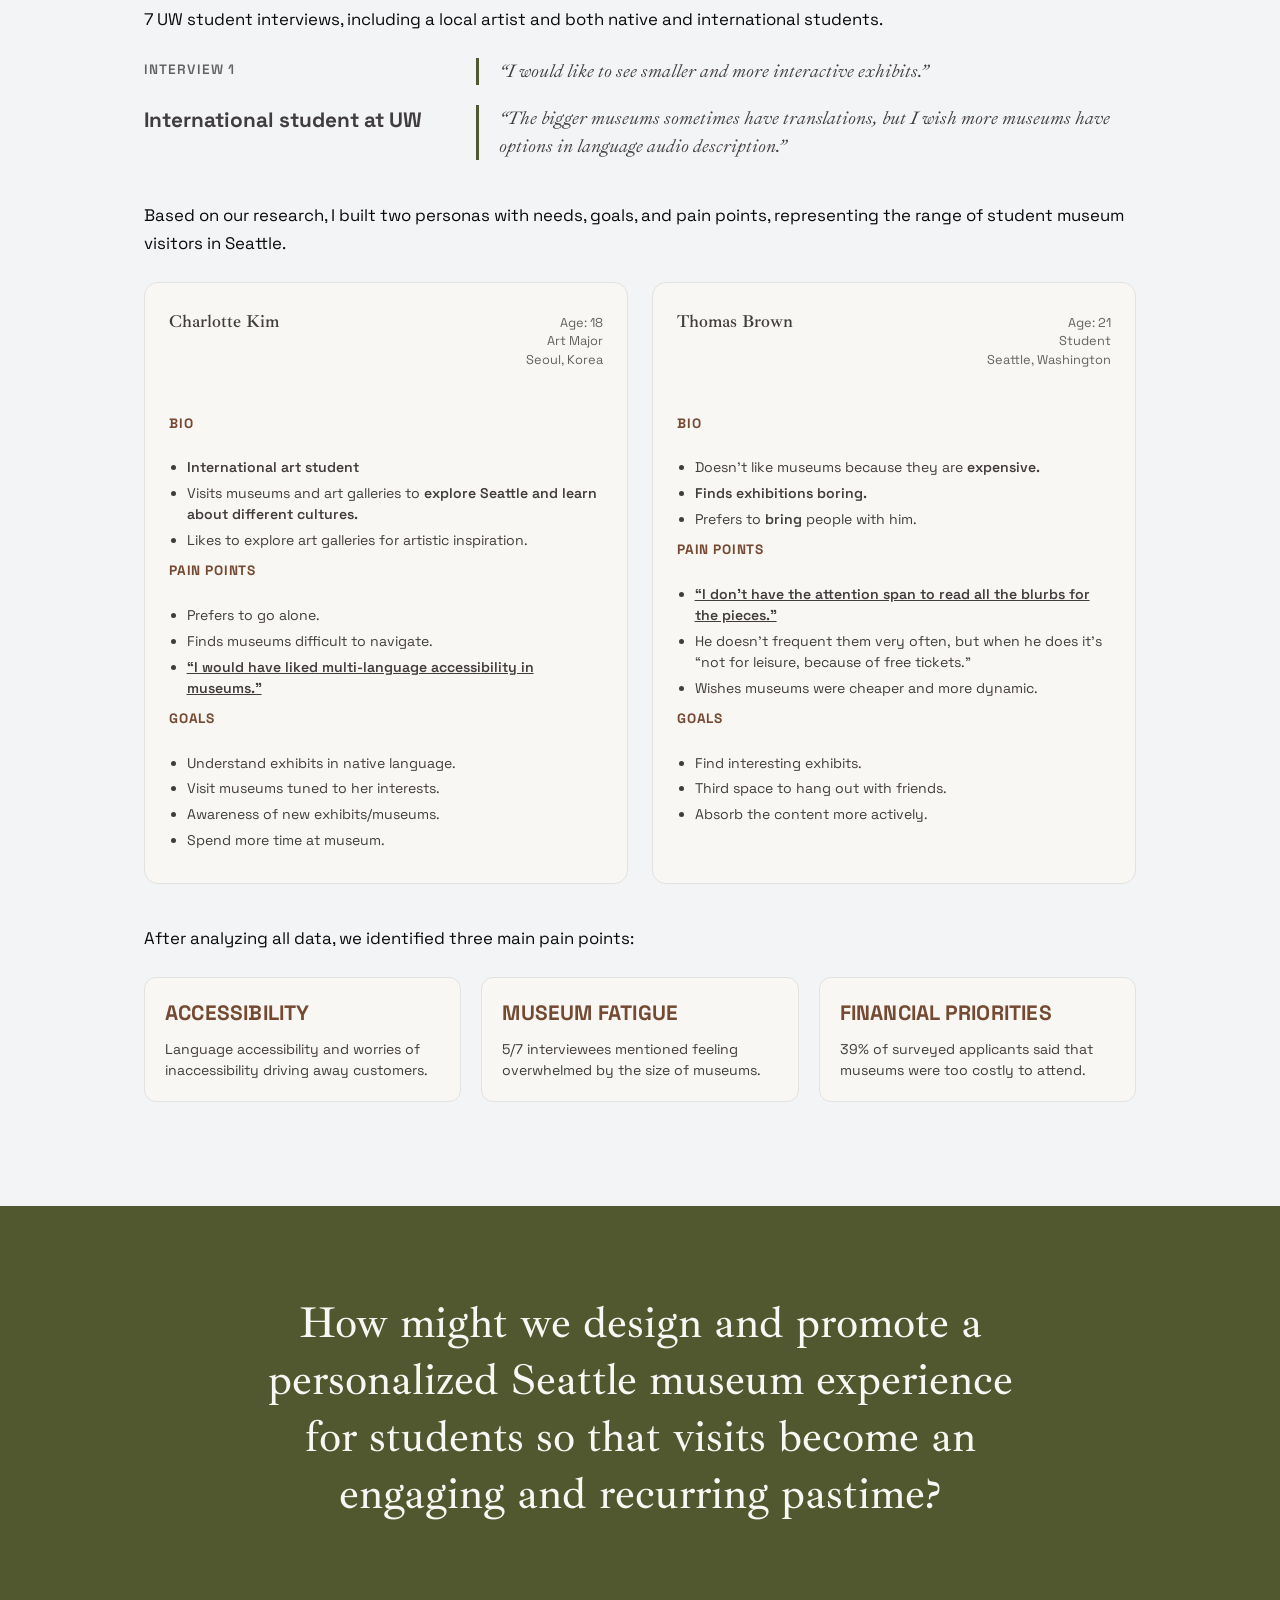
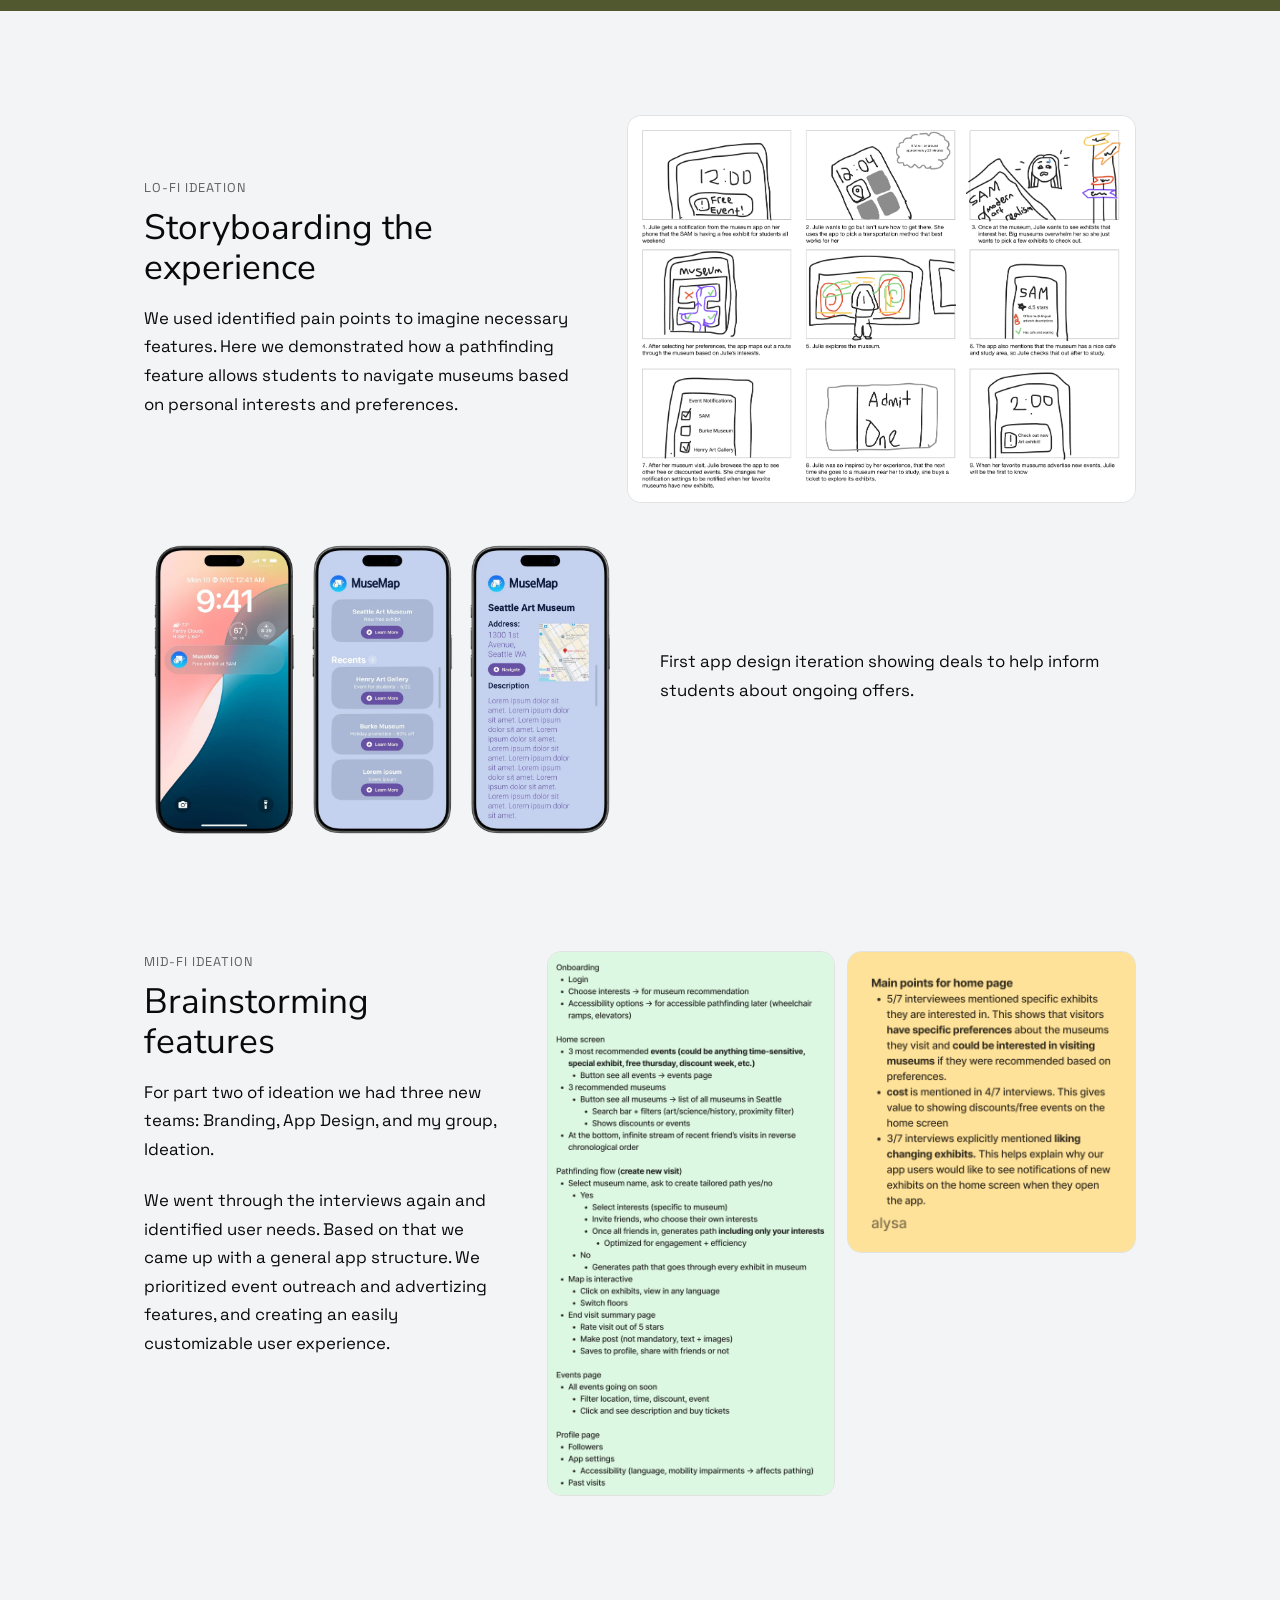
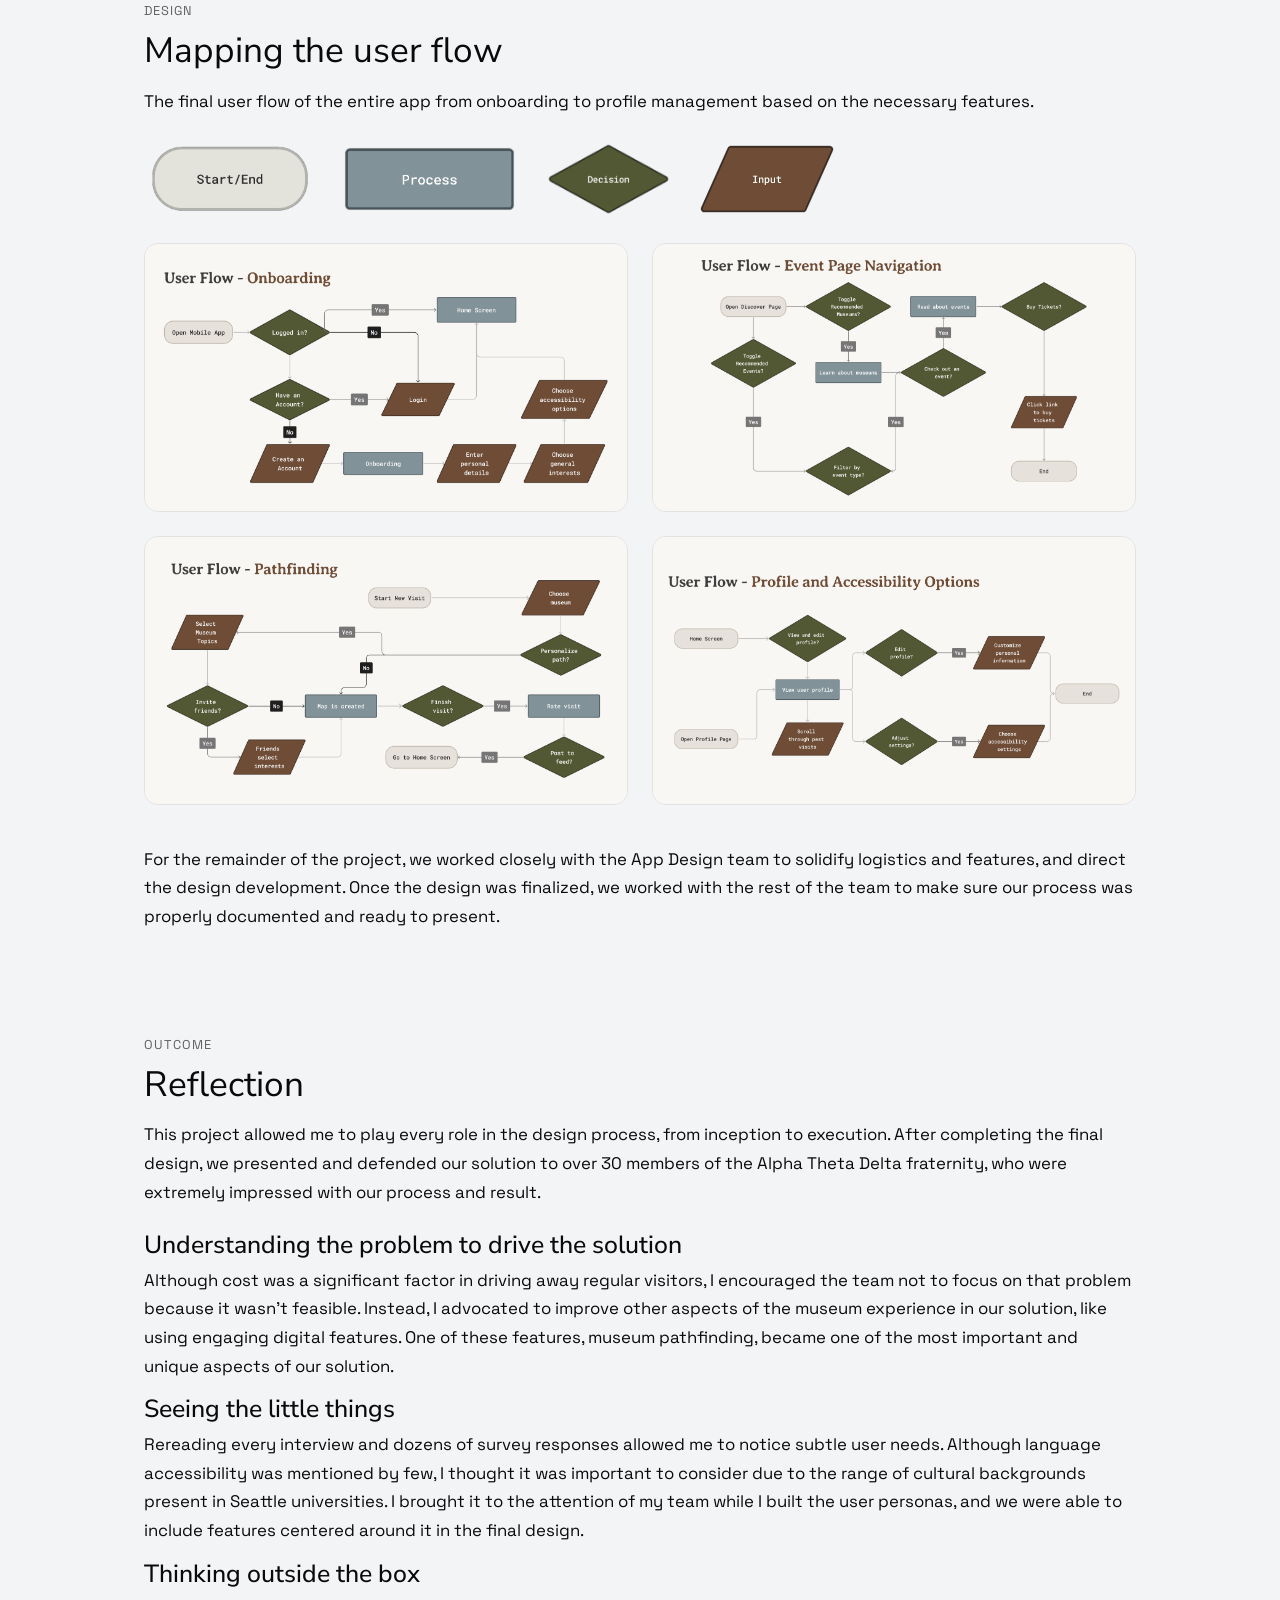
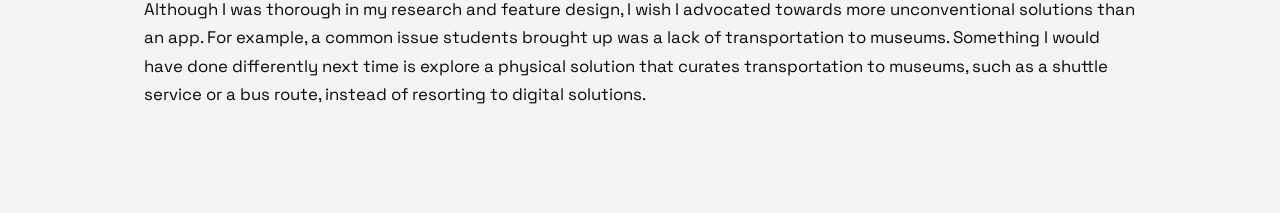
<file: projects/musemap.html>
<!DOCTYPE html>
<html lang="en">
<head>
<meta charset="UTF-8">
<meta name="viewport" content="width=device-width, initial-scale=1.0">
<title>Musemap</title>
<link rel="preconnect" href="https://fonts.googleapis.com">
<link rel="preconnect" href="https://fonts.gstatic.com" crossorigin>
<link href="https://fonts.googleapis.com/css2?family=Ibarra+Real+Nova:wght@400;500;600&family=Space+Grotesk:wght@400;500;600&family=Barlow+Condensed:wght@500;600&family=Nunito+Sans:wght@400;500&display=swap" rel="stylesheet">
<link rel="stylesheet" href="../css/style.css?v=208">
<link rel="icon" type="image/png" href="../assets/favicon/favicon-32.png">
<link rel="apple-touch-icon" href="../assets/favicon/apple-touch-icon.png">
<!-- Google tag (gtag.js) -->
<script async src="https://www.googletagmanager.com/gtag/js?id=G-4W7LVLHEWQ"></script>
<script>
  window.dataLayer = window.dataLayer || [];
  function gtag(){dataLayer.push(arguments);}
  gtag('js', new Date());
  gtag('config', 'G-4W7LVLHEWQ');
</script>
</head>
<body class="project-page">

<header class="site-header">
  <a class="logo-head" href="../index.html" aria-label="Home">
    <span class="portrait-frame portrait-frame--logo" data-head aria-hidden="true"></span>
  </a>
  <nav class="site-nav page-nav" aria-label="Primary">
    <a href="../projects.html" class="is-current" aria-current="page">projects</a>
    <a href="../about.html">about</a>
    <a href="../gallery.html">gallery</a>
  </nav>
</header>

<main class="page-main">
  <div class="page-main--narrow">
  <div class="doc-header">
    <div class="doc-header__main">
      <h1 class="page-title">Creating a research-driven app concept to improve museum visitor retention</h1>
      <p class="doc-subtitle">In April, 2026 I joined University of Washington's chapter of Alpha Theta Delta, the world's first 
        interdisciplinary design fraternity. Over the next two months, I worked with 14 other designers to create an app concept to
        improve museum student visitor retention in Seattle.
      </p>
    </div>
    <div class="doc-header__meta">
      <div class="doc-meta-col">
        <div class="doc-meta-block">
          <span class="doc-meta-label">Role</span>
          <div class="doc-meta-value doc-meta-list">
            <span>Design Researcher</span><span>UX Researcher</span><span>UX Designer</span>
          </div>
        </div>
        <div class="doc-meta-block">
          <span class="doc-meta-label">Timeline</span>
          <span class="doc-meta-value">April - May 2026</span>
        </div>
      </div>
      <div class="doc-meta-col">
        <div class="doc-meta-block">
          <span class="doc-meta-label">Tools</span>
          <span class="doc-meta-value">Figma</span>
        </div>
      </div>
    </div>
  </div>

  <div class="prose">
    <p class="page-eyebrow page-eyebrow--lead">Context</p>
    <h2>A decline in visitors</h2>
    <p>Seattle is home to dozens of museums, however, over the past decade
      Seattle museums have seen a steady decline in visitor engagement and ticket sales. 
    </p>

    <div class="split-section split-section--balanced">
      <div class="split-section__text">
        <p class="page-eyebrow">Research</p>
        <h2>The student museum experience</h2>
        <p>To simplify such a broad issue, we focused on student museum visitors and why their numbers are declining.
          My 15 person cohort split into groups of 5 to work on different research methods.
        </p>
        <h3>Field Research</h3>
        <p>Combined, my group visited 6 local museums, observing museum structures, exhibit layouts, accessibility features, and visitors.</p>
      </div>
      <div class="split-section__media">
        <figure>
          <img src="../assets/images/projects/musemap-burke-museum.jpg" alt="Children's shared space in the Burke Museum, U District, Seattle">
          <figcaption>Shared space in the Burke Museum in U District, Seattle, clearly designed for children.</figcaption>
        </figure>
      </div>
    </div>

    <h3>Surveys</h3>
    <p>10-questions. 98 student responses. Here&rsquo;s what we found:</p>
    <div class="stat-row">
      <div class="stat-bubble">
        <span class="stat-bubble__number">87%</span>
        <p class="stat-bubble__label">visit museums once to a few times per year</p>
      </div>
      <div class="stat-bubble">
        <span class="stat-bubble__number">39%</span>
        <p class="stat-bubble__label">say museum visits are costly</p>
      </div>
    </div>

    <h3>Interviews</h3>
    <p>7 UW student interviews, including a local artist and both native and international students.</p>
    <div class="interview-block">
      <div class="interview-block__source">
        <p class="interview-block__label">Interview 1</p>
        <p class="interview-block__name">International student at UW</p>
      </div>
      <div class="interview-block__quotes">
        <blockquote class="interview-quote">
          <p>&ldquo;I would like to see smaller and more interactive exhibits.&rdquo;</p>
        </blockquote>
        <blockquote class="interview-quote">
          <p>&ldquo;The bigger museums sometimes have translations, but I wish more museums have options in language audio description.&rdquo;</p>
        </blockquote>
      </div>
    </div>

    <p>Based on our research, I built two personas with needs, goals, and pain points, representing the range of student museum visitors in Seattle.</p>
    <div class="persona-grid">
      <div class="persona-card">
        <div class="persona-card__id">
          <p class="persona-card__name">Charlotte Kim</p>
          <p class="persona-card__meta">Age: 18<br>Art Major<br>Seoul, Korea</p>
        </div>
        <div class="persona-card__body">
          <p class="persona-card__label">Bio</p>
          <ul>
            <li><strong>International art student</strong></li>
            <li>Visits museums and art galleries to <strong>explore Seattle and learn about different cultures.</strong></li>
            <li>Likes to explore art galleries for artistic inspiration.</li>
          </ul>
          <p class="persona-card__label">Pain Points</p>
          <ul>
            <li>Prefers to go alone.</li>
            <li>Finds museums difficult to navigate.</li>
            <li><strong><u>&ldquo;I would have liked multi-language accessibility in museums.&rdquo;</u></strong></li>
          </ul>
          <p class="persona-card__label">Goals</p>
          <ul>
            <li>Understand exhibits in native language.</li>
            <li>Visit museums tuned to her interests.</li>
            <li>Awareness of new exhibits/museums.</li>
            <li>Spend more time at museum.</li>
          </ul>
        </div>
      </div>
      <div class="persona-card">
        <div class="persona-card__id">
          <p class="persona-card__name">Thomas Brown</p>
          <p class="persona-card__meta">Age: 21<br>Student<br>Seattle, Washington</p>
        </div>
        <div class="persona-card__body">
          <p class="persona-card__label">Bio</p>
          <ul>
            <li>Doesn&rsquo;t like museums because they are <strong>expensive.</strong></li>
            <li><strong>Finds exhibitions boring.</strong></li>
            <li>Prefers to <strong>bring</strong> people with him.</li>
          </ul>
          <p class="persona-card__label">Pain Points</p>
          <ul>
            <li><strong><u>&ldquo;I don&rsquo;t have the attention span to read all the blurbs for the pieces.&rdquo;</u></strong></li>
            <li>He doesn&rsquo;t frequent them very often, but when he does it&rsquo;s &ldquo;not for leisure, because of free tickets.&rdquo;</li>
            <li>Wishes museums were cheaper and more dynamic.</li>
          </ul>
          <p class="persona-card__label">Goals</p>
          <ul>
            <li>Find interesting exhibits.</li>
            <li>Third space to hang out with friends.</li>
            <li>Absorb the content more actively.</li>
          </ul>
        </div>
      </div>
    </div>

    <p>After analyzing all data, we identified three main pain points:</p>
    <div class="pain-point-grid">
      <div class="pain-point-card">
        <p class="pain-point-card__title">Accessibility</p>
        <p>Language accessibility and worries of inaccessibility driving away customers.</p>
      </div>
      <div class="pain-point-card">
        <p class="pain-point-card__title">Museum Fatigue</p>
        <p>5/7 interviewees mentioned feeling overwhelmed by the size of museums.</p>
      </div>
      <div class="pain-point-card">
        <p class="pain-point-card__title">Financial Priorities</p>
        <p>39% of surveyed applicants said that museums were too costly to attend.</p>
      </div>
    </div>

    <div class="hmw-banner">
      <div class="hmw-banner__inner">
        <h1 class="hmw-banner__statement">How might we design and promote a personalized Seattle museum experience for students so that visits become an engaging and recurring pastime?</h1>
      </div>
    </div>

    <div class="split-section split-section--balanced split-section--center">
      <div class="split-section__text">
        <p class="page-eyebrow">Lo-Fi Ideation</p>
        <h2>Storyboarding the experience</h2>
        <p>We used identified pain points to imagine necessary features. Here we demonstrated
           how a pathfinding feature allows students to navigate museums based on personal interests and preferences.</p>
      </div>
      <div class="split-section__media">
        <figure>
          <img src="../assets/images/projects/musemap-storyboard.png" alt="Nine-panel storyboard of a student named Julie getting a free museum event notification, choosing transportation, picking exhibits she's interested in, exploring the museum on a guided route, checking out the cafe, and returning for future events">
        </figure>
      </div>
    </div>

    <div class="split-section split-section--continued split-section--center">
      <div class="split-section__media">
        <figure>
          <img class="img-borderless" src="../assets/images/projects/musemap-first-iteration.webp" alt="First design iteration of Musemap showing a lock screen notification for a free exhibit, a home feed of nearby museum events, and a museum detail page with address, map, and description">
        </figure>
      </div>
      <div class="split-section__text">
        <p>First app design iteration showing deals to help inform students about ongoing offers.</p>
      </div>
    </div>

    <div class="split-section split-section--media-wide">
      <div class="split-section__text">
        <p class="page-eyebrow">Mid-Fi Ideation</p>
        <h2>Brainstorming features</h2>
        <p>For part two of ideation we had three new teams: Branding, App Design, and my group, Ideation.</p>
        <p>We went through the interviews again and identified user needs. Based on that we came up with a general app 
          structure. We prioritized event outreach and advertizing features, and 
          creating an easily customizable user experience.</p>
      </div>
      <div class="split-section__media">
        <div class="split-section__media-pair">
          <img src="../assets/images/projects/musemap-feature-outline.png" alt="Outline of app features and flows: onboarding, home screen, pathfinding flow for creating a visit, events page, and profile page">
          <img src="../assets/images/projects/musemap-main-points.png" alt="Main takeaways synthesized from the seven interviews for the home page">
        </div>
      </div>
    </div>

    <p class="page-eyebrow">Design</p>
    <h2>Mapping the user flow</h2>
    <p>The final user flow of the entire app from onboarding to profile management based on the necessary features. </p>
    <div class="flow-legend">
      <img src="../assets/images/projects/musemap-shape-start-end.png" alt="Start/End shape">
      <img src="../assets/images/projects/musemap-shape-process.png" alt="Process shape">
      <img src="../assets/images/projects/musemap-shape-decision.png" alt="Decision shape">
      <img src="../assets/images/projects/musemap-shape-input.png" alt="Input shape">
    </div>
    <div class="flow-grid">
      <img src="../assets/images/projects/musemap-flow-onboarding.png" alt="User flow diagram for onboarding: opening the app, logging in or creating an account, and choosing personal details, interests, and accessibility options">
      <img src="../assets/images/projects/musemap-flow-events.png" alt="User flow diagram for event page navigation: discovering recommended museums and events, filtering by event type, and buying tickets">
      <img src="../assets/images/projects/musemap-flow-pathfinding.png" alt="User flow diagram for pathfinding: starting a new visit, choosing a museum and topics, inviting friends, generating a map, and rating the visit">
      <img src="../assets/images/projects/musemap-flow-profile.png" alt="User flow diagram for profile and accessibility options: viewing and editing your profile, scrolling past visits, and adjusting accessibility settings">
    </div>
    <p>For the remainder of the project, we worked closely with the App Design team to solidify logistics and features, and direct the design development.
      Once the design was finalized, we worked with the rest of the team to make sure our process was
      properly documented and ready to present.</p>

    <p class="page-eyebrow">Outcome</p>
    <h2>Reflection</h2>
    <p>This project allowed me to play every role in the design process, from inception to execution.
      After completing the final design, we presented and defended our solution to over 30 members of the Alpha Theta Delta
      fraternity, who were extremely impressed with our process and result. 
    </p>
    <div class="takeaway-list">
      <h3>Understanding the problem to drive the solution</h3>
      <p>Although cost was a significant factor in driving away regular visitors, I encouraged the team not to focus
        on that problem because it wasn't feasible. Instead, I advocated to improve other aspects of the museum
        experience in our solution, like using engaging digital features. One of these features, museum pathfinding, became one of 
        the most important and unique aspects of our solution.
      </p>
      <h3>Seeing the little things</h3>
      <p>Rereading every interview and dozens of survey responses allowed me to notice subtle user needs. 
        Although language accessibility was mentioned by few, I thought it was important to consider due to
        the range of cultural backgrounds present in Seattle universities. I brought it to the attention of my 
        team while I built the user personas, and we were able to include features centered around it in the final design. 
      </p>
      <h3>Thinking outside the box</h3>
      <p>Although I was thorough in my research and feature design, I wish I advocated towards more unconventional solutions than an app. 
        For example, a common issue students brought up was a lack of transportation to museums. Something I would
        have done differently next time is explore a physical solution that curates transportation to museums, such as a shuttle service or a bus route,
        instead of resorting to digital solutions.
      </p>
    </div>
  </div>
  </div>
</main>

<script src="../js/main.js?v=13"></script>
</body>
</html>
</file>
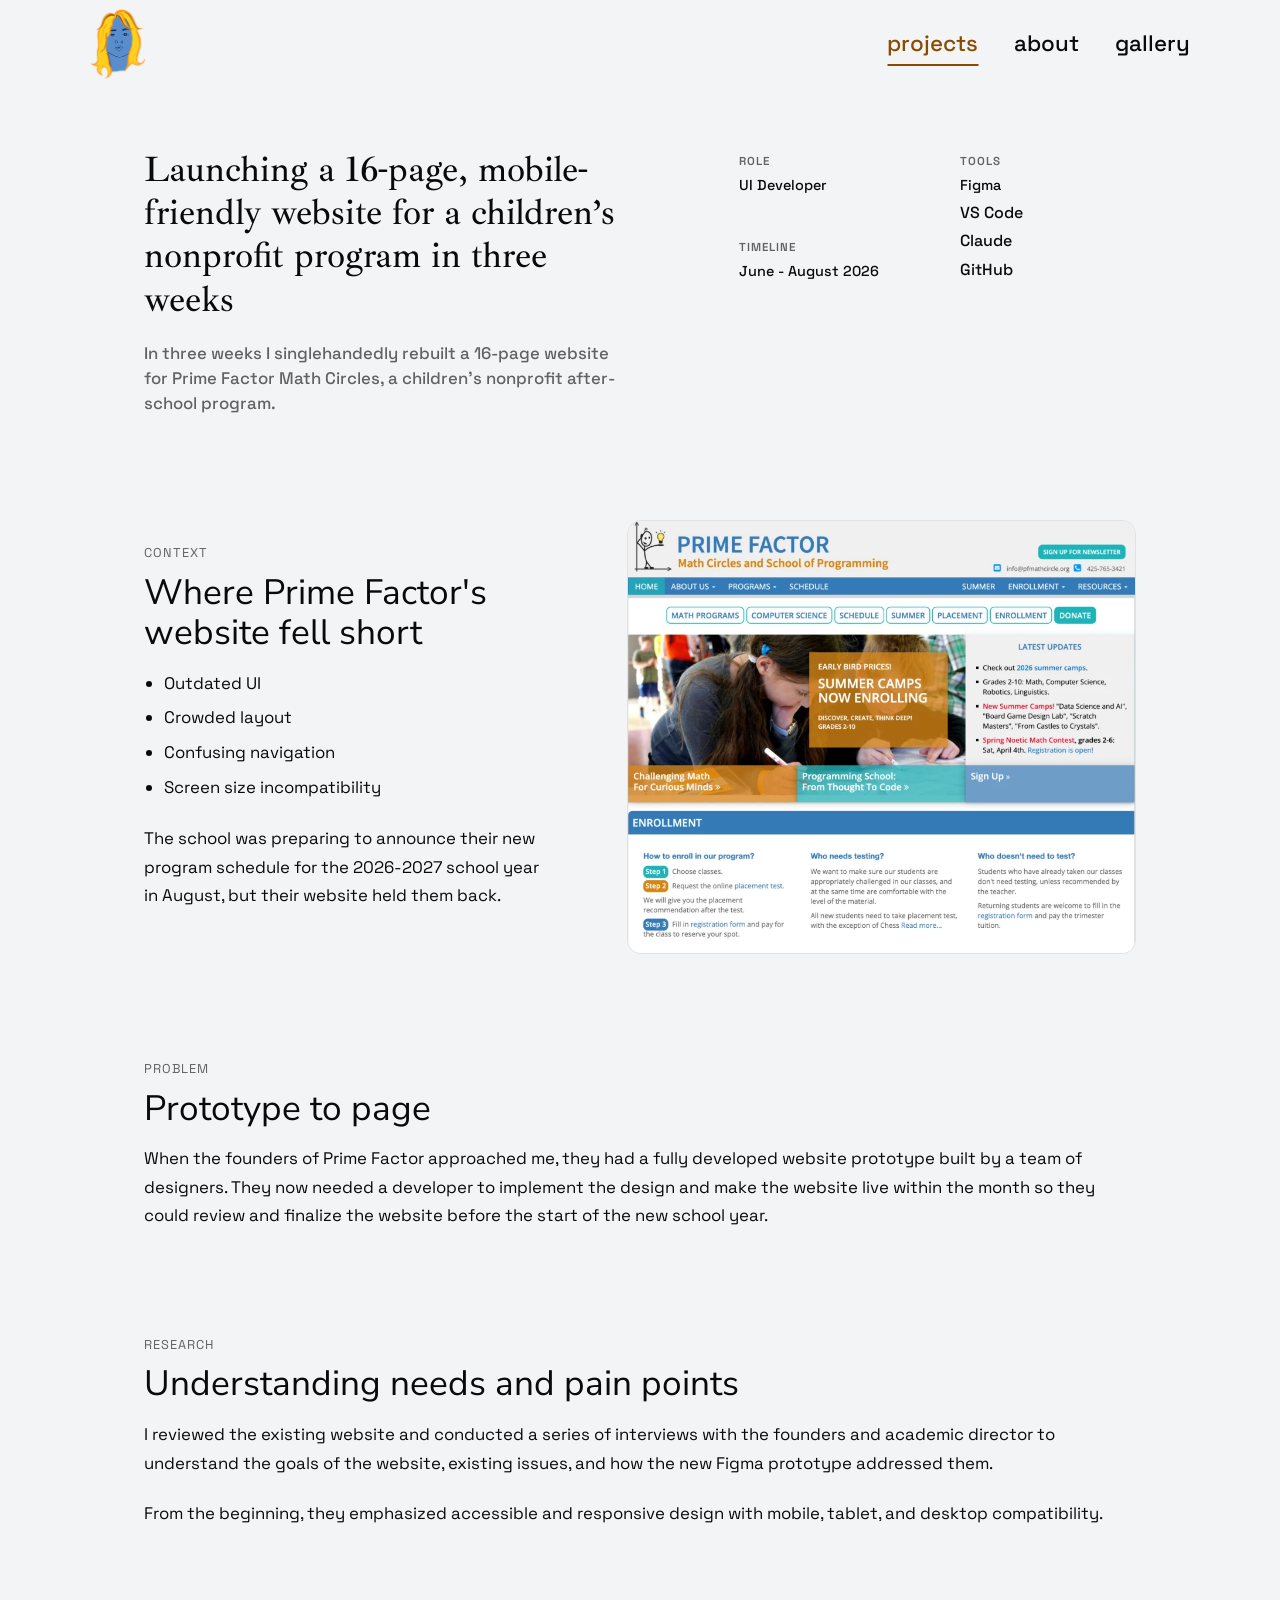
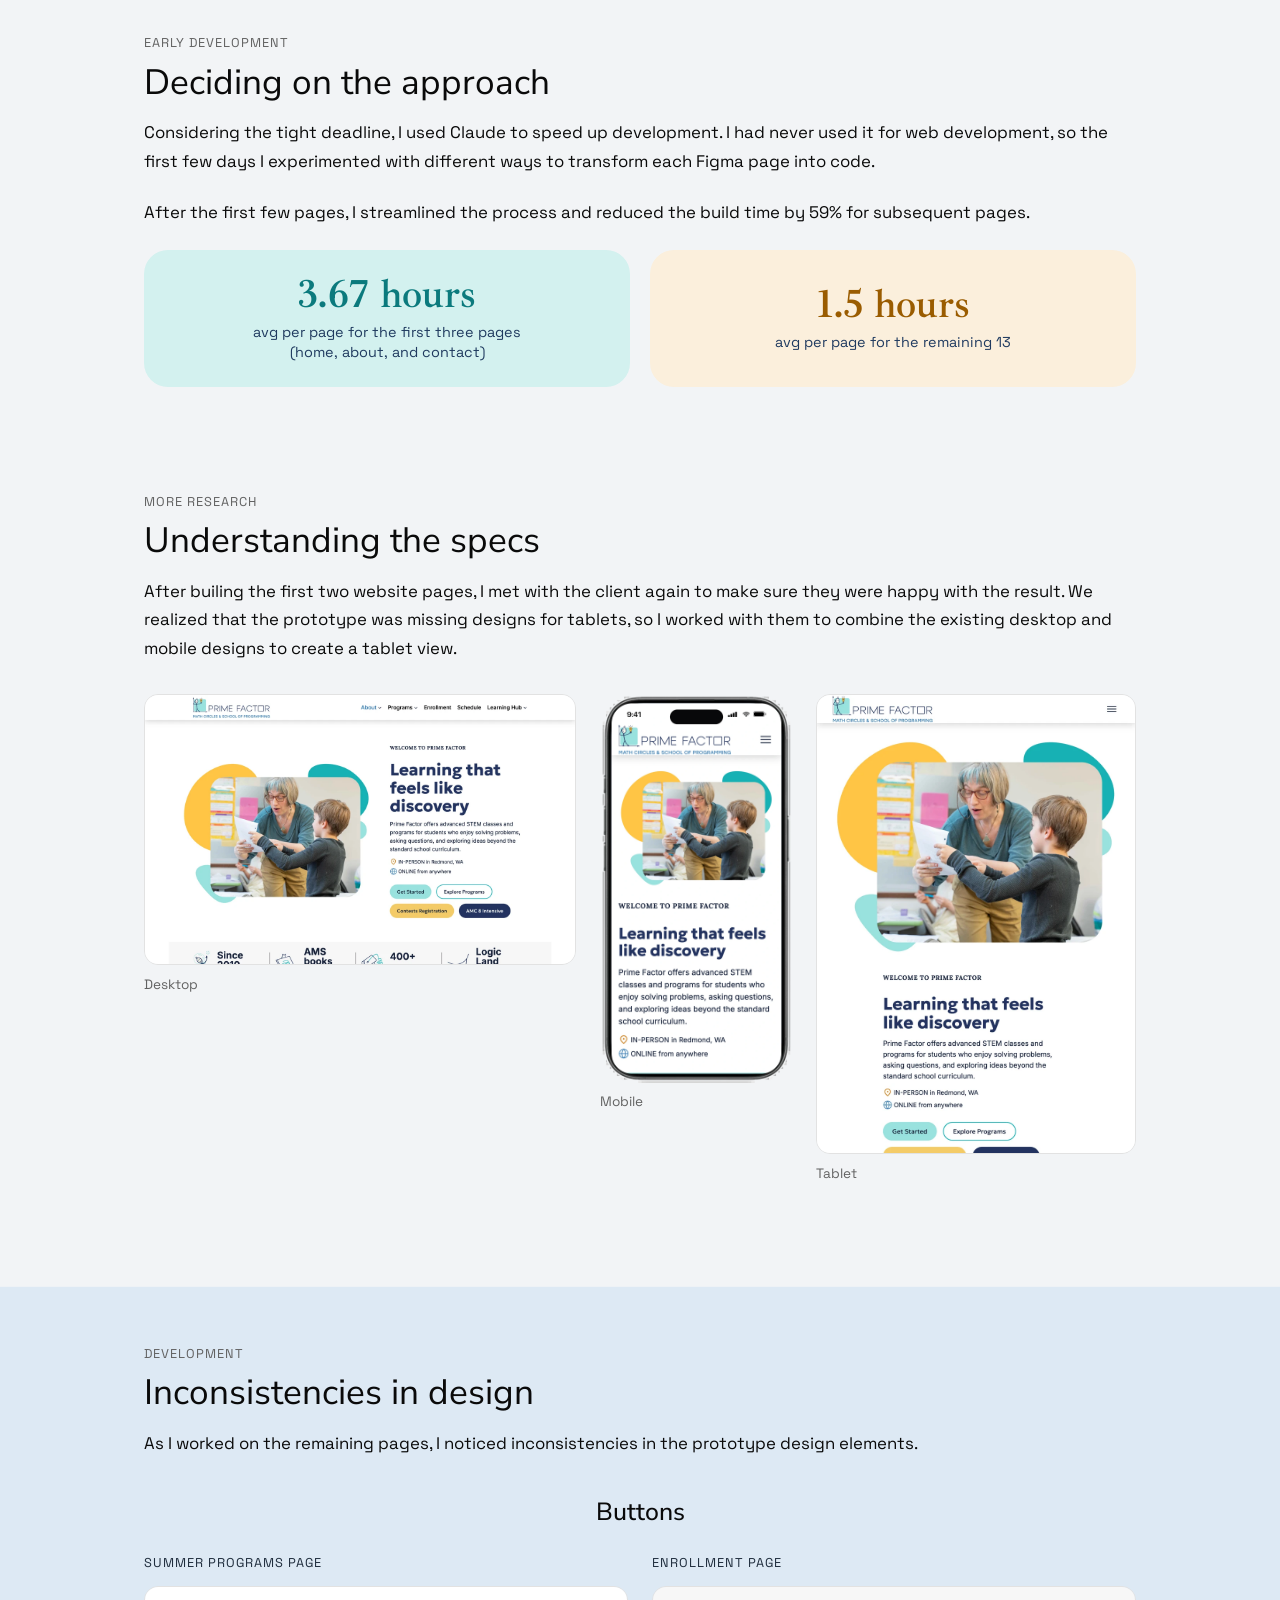
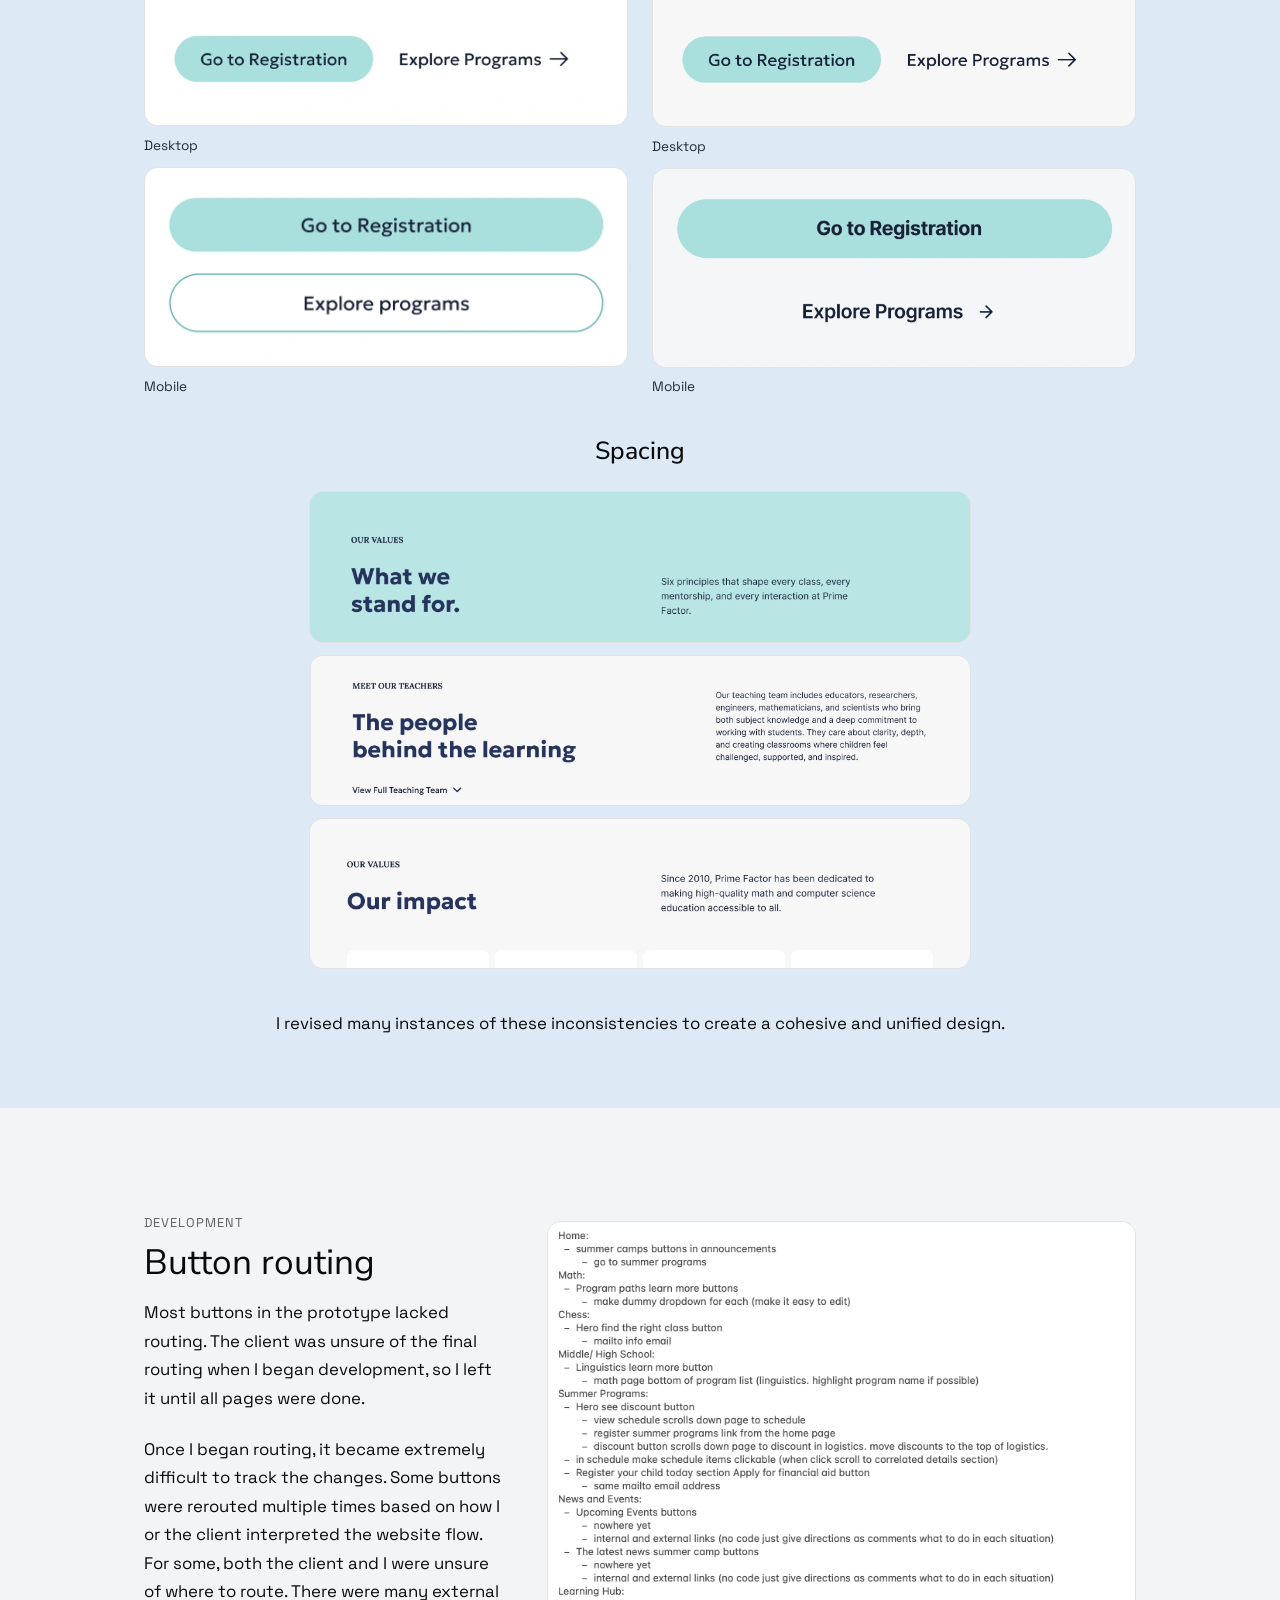
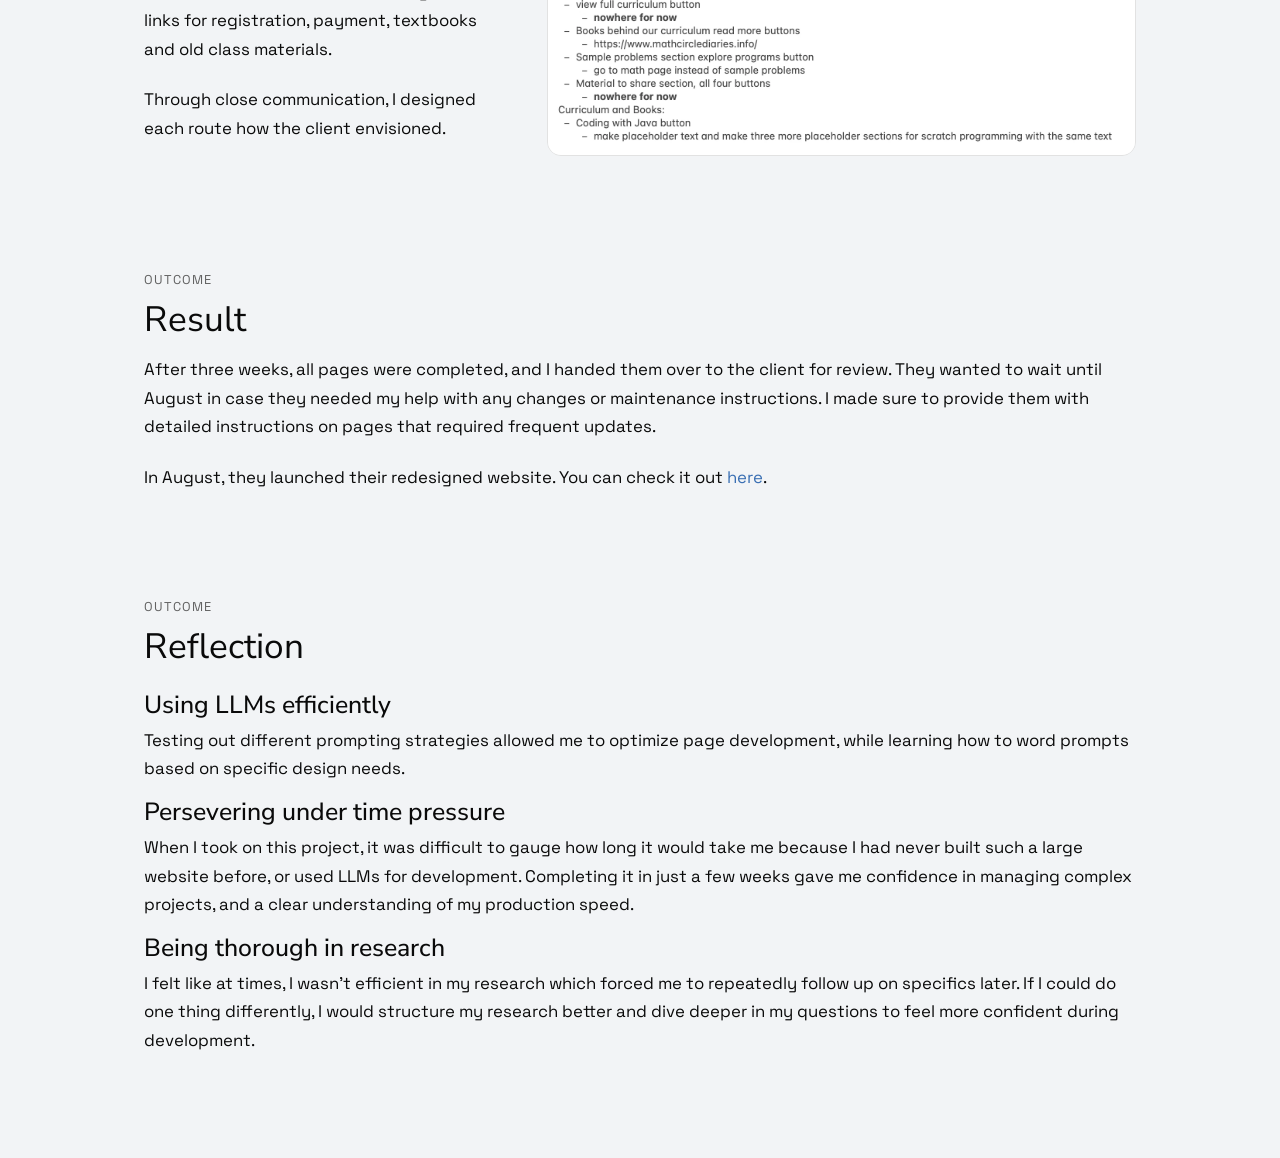
<file: projects/prime-factor-math-circles.html>
<!DOCTYPE html>
<html lang="en">
<head>
<meta charset="UTF-8">
<meta name="viewport" content="width=device-width, initial-scale=1.0">
<title>Prime Factor Math Circles</title>
<link rel="preconnect" href="https://fonts.googleapis.com">
<link rel="preconnect" href="https://fonts.gstatic.com" crossorigin>
<link href="https://fonts.googleapis.com/css2?family=Ibarra+Real+Nova:wght@400;500;600&family=Space+Grotesk:wght@400;500;600&family=Barlow+Condensed:wght@500;600&family=Nunito+Sans:wght@400;500&display=swap" rel="stylesheet">
<link rel="stylesheet" href="../css/style.css?v=208">
<link rel="icon" type="image/png" href="../assets/favicon/favicon-32.png">
<link rel="apple-touch-icon" href="../assets/favicon/apple-touch-icon.png">
<!-- Google tag (gtag.js) -->
<script async src="https://www.googletagmanager.com/gtag/js?id=G-4W7LVLHEWQ"></script>
<script>
  window.dataLayer = window.dataLayer || [];
  function gtag(){dataLayer.push(arguments);}
  gtag('js', new Date());
  gtag('config', 'G-4W7LVLHEWQ');
</script>
</head>
<body class="project-page">

<header class="site-header">
  <a class="logo-head" href="../index.html" aria-label="Home">
    <span class="portrait-frame portrait-frame--logo" data-head aria-hidden="true"></span>
  </a>
  <nav class="site-nav page-nav" aria-label="Primary">
    <a href="../projects.html" class="is-current" aria-current="page">projects</a>
    <a href="../about.html">about</a>
    <a href="../gallery.html">gallery</a>
  </nav>
</header>

<main class="page-main">
  <div class="page-main--narrow">
  <div class="doc-header">
    <div class="doc-header__main">
      <h1 class="page-title">Launching a 16-page, mobile-friendly website for a children’s nonprofit program in three weeks</h1>
      <p class="doc-subtitle">In three weeks I singlehandedly rebuilt a 16-page website for Prime Factor Math Circles, a children's nonprofit after-school program.
      </p>
    </div>
    <div class="doc-header__meta">
      <div class="doc-meta-col">
        <div class="doc-meta-block">
          <span class="doc-meta-label">Role</span>
          <div class="doc-meta-value doc-meta-list">
            <span>UI Developer</span>
          </div>
        </div>
        <div class="doc-meta-block">
          <span class="doc-meta-label">Timeline</span>
          <span class="doc-meta-value">June - August 2026</span>
        </div>
      </div>
      <div class="doc-meta-col">
        <div class="doc-meta-block">
          <span class="doc-meta-label">Tools</span>
          <span class="doc-meta-value">Figma</span><span>VS Code</span><span>Claude</span><span>GitHub</span>
        </div>
      </div>
    </div>
  </div>

  <div class="prose">
    <div class="split-section split-section--balanced split-section--center split-section--even-lines">
      <div class="split-section__text">
        <p class="page-eyebrow">Context</p>
        <h2>Where Prime Factor's website fell short</h2>
    <ul>
      <li>Outdated UI</li>
      <li>Crowded layout</li>
      <li>Confusing navigation</li>
      <li>Screen size incompatibility</li>
    </ul>
    <p>The school was preparing to announce their new program schedule for the 2026-2027 school year in August, but their website held them back.</p>
      </div>
      <div class="split-section__media">
        <figure>
          <img src="../assets/images/projects/prime-factor-home-old.png" alt="The original Prime Factor home page, showing the header, navigation, summer camps banner, latest updates, and the enrollment section">
        </figure>
      </div>
    </div>

    <p class="page-eyebrow">Problem</p>
    <h2>Prototype to page</h2>
    <p>When the founders of Prime Factor approached me, they had a fully developed website prototype built by a team of designers.
      They now needed a developer to implement the design and make the website live within the month so they could
      review and finalize the website before the start of the new school year.
    </p>

    <p class="page-eyebrow">Research</p>
    <h2>Understanding needs and pain points</h2>
    <p>I reviewed the existing website and conducted a series of interviews with the founders and academic director
      to understand the goals of the website, existing issues, and how the new Figma prototype addressed them. 
    </p>
    <p>From the beginning, they emphasized accessible and responsive design with mobile, tablet, and desktop compatibility.</p>

    <p class="page-eyebrow">Early Development</p>
    <h2>Deciding on the approach</h2>
    <p>Considering the tight deadline, I used Claude to speed up development. I had never used it for 
      web development, so the first few days I experimented with different ways to transform each Figma page into code.
    </p>
    <p>After the first few pages, I streamlined the process and reduced the build time by 59% for subsequent pages.</p>
    <div class="stat-row">
      <div class="stat-bubble stat-bubble--pf-blue">
        <span class="stat-bubble__number">3.67 hours</span>
        <p class="stat-bubble__label">avg per page for the first three pages <span class="stat-bubble__note">(home, about, and contact)</span></p>
      </div>
      <div class="stat-bubble stat-bubble--pf-orange">
        <span class="stat-bubble__number">1.5 hours</span>
        <p class="stat-bubble__label">avg per page for the remaining 13</p>
      </div>
    </div>
    
    <p class="page-eyebrow">More Research</p>
    <h2>Understanding the specs</h2>
    <p>After builing the first two website pages, I met with the client again to make sure they were happy with the result.
      We realized that the prototype was missing designs for tablets, so I worked with them to combine the existing desktop
      and mobile designs to create a tablet view.
    </p>

    <div class="device-trio">
      <figure>
        <img src="../assets/images/projects/prime-factor-new-desktop.webp" alt="The new Prime Factor home page at desktop size: logo and full navigation bar across the top, with the hero photo on the left and the headline, description, and buttons on the right">
        <figcaption>Desktop</figcaption>
      </figure>
      <figure class="device-trio__mobile">
        <img src="../assets/images/projects/prime-factor-new-mobile-iphone.webp" alt="The new Prime Factor home page at mobile size: logo and menu button across the top, with the hero photo, headline, description, and buttons stacked in a single column">
        <figcaption>Mobile</figcaption>
      </figure>
      <figure class="device-trio__tablet">
        <img src="../assets/images/projects/prime-factor-new-tablet.webp" alt="The new Prime Factor home page at tablet size: menu button in the header and a single stacked column like mobile, with the larger hero photo and wider text from the desktop design">
        <figcaption>Tablet</figcaption>
      </figure>
    </div>

    <section class="tinted-section">
      <p class="page-eyebrow">Development</p>
      <h2>Inconsistencies in design</h2>
      <p>As I worked on the remaining pages, I noticed inconsistencies in the prototype   design elements.</p>

      <div class="compare-block">
        <h3 class="compare-block__header">Buttons</h3>
        <div class="button-compare">
          <div class="button-compare__page">
            <p class="compare-label">Summer programs page</p>
            <figure>
              <img src="../assets/images/projects/prime-factor-buttons-summer-desktop.webp" alt="Summer programs page, desktop: a filled mint Go to Registration button beside a plain-text Explore Programs link with an arrow">
              <figcaption>Desktop</figcaption>
            </figure>
            <figure>
              <img src="../assets/images/projects/prime-factor-buttons-summer-mobile.webp" alt="Summer programs page, mobile: a full-width filled mint Go to Registration button above a full-width outlined Explore programs button">
              <figcaption>Mobile</figcaption>
            </figure>
          </div>
          <div class="button-compare__page">
            <p class="compare-label">Enrollment page</p>
            <figure>
              <img src="../assets/images/projects/prime-factor-buttons-enrollment-desktop.webp" alt="Enrollment page, desktop: a filled mint Go to Registration button beside a plain-text Explore Programs link with an arrow">
              <figcaption>Desktop</figcaption>
            </figure>
            <figure>
              <img src="../assets/images/projects/prime-factor-buttons-enrollment-mobile.webp" alt="Enrollment page, mobile: a full-width filled mint Go to Registration button above a plain-text Explore Programs link with an arrow">
              <figcaption>Mobile</figcaption>
            </figure>
          </div>
        </div>
      </div>

      <div class="compare-block">
        <h3 class="compare-block__header">Spacing</h3>
        <div class="spacing-stack">
          <figure>
            <img src="../assets/images/projects/prime-factor-spacing-1.webp" alt="The Our Values section header on the Prime Factor prototype: a small label, a large heading, and a paragraph set far to the right of the heading">
          </figure>
          <figure>
            <img src="../assets/images/projects/prime-factor-spacing-2.webp" alt="The Meet Our Teachers section header: the paragraph sits at a different horizontal position than in the Our Values header, with a View Full Teaching Team link below the heading">
          </figure>
          <figure>
            <img src="../assets/images/projects/prime-factor-spacing-3.webp" alt="The Our Impact section header: another variation of heading and paragraph spacing, with a different gap above the cards">
          </figure>
        </div>
      </div>
      <p>I revised many instances of these inconsistencies to create a cohesive and unified design.</p>
    </section>

    <div class="split-section split-section--media-wide split-section--center">
      <div class="split-section__text">
        <p class="page-eyebrow">Development</p>
        <h2>Button routing</h2>
          <p>Most buttons in the prototype lacked routing. The client was
             unsure of the final routing when I began development, so I left it until all pages were done.
          </p>
          <p>Once I began routing, it became extremely difficult to track the changes. Some buttons were 
            rerouted multiple times based on how I or the client interpreted the website flow. For some, both
            the client and I were unsure of where to route. There were many external links for registration, 
            payment, textbooks and old class materials.
          </p>
          <p>Through close communication, I designed each route how the client envisioned.</p>
      </div>
      <div class="split-section__media">
        <figure>
          <img src="../assets/images/projects/prime-factor-button-routing.webp" alt="Notes listing where each button on the Prime Factor site should link, organized by page: Home, Math, Chess, Middle/High School, Summer Programs, News and Events, Learning Hub, and Curriculum and Books">
        </figure>
      </div>
    </div>

    <p class="page-eyebrow">Outcome</p>
    <h2>Result</h2>
    <p>After three weeks, all pages were completed, and I handed them over to the client for review.
      They wanted to wait until August in case they needed my help with any changes or maintenance instructions.
      I made sure to provide them with detailed instructions on pages that required frequent updates.
    </p>
    <p>In August, they launched their redesigned website. You can check it out <a href="https://www.pfmathcircle.org/home.html" target="_blank" rel="noopener noreferrer">here</a>.</p>

    <p class="page-eyebrow">Outcome</p>
    <h2>Reflection</h2>
    <div class="takeaway-list">
      <h3>Using LLMs efficiently</h3>
    <p>Testing out different prompting strategies allowed me to optimize page development, while learning
     how to word prompts based on specific design needs. </p>
    <h3>Persevering under time pressure</h3>
    <p>When I took on this project, it was difficult to gauge how long it would take me because I had never
      built such a large website before, or used LLMs for development. Completing it in just a few weeks
      gave me confidence in managing complex projects, and a clear understanding of my production speed.</p>
    <h3>Being thorough in research</h3>
    <p>I felt like at times, I wasn't efficient in my research which forced me to repeatedly follow up on specifics later.
      If I could do one thing differently, I would structure my research better and dive deeper in my questions
      to feel more confident during development. 
    </p>
    </div>
  </div>
  </div>
</main>

<script src="../js/main.js?v=13"></script>
</body>
</html>
</file>
<file: css/style.css>
@font-face {
  font-family: 'Alysa Logo';
  src: url('../fonts/AlysaLogo.ttf') format('truetype');
  font-weight: normal;
  font-style: normal;
}

:root {
  --black: #0a0a0a;
  --white: #ffffff;
  --bg: #f2f4f6;
  --line: #e2e2e2;
  --gray: #626262;
  --orange: #ff971c;
  /* darker oranges for text, so it passes contrast on light backgrounds */
  --orange-text: #8a4a00;
  --orange-text-large: #b35900;
  --orange-on-dark: #ffc06b;
  /* between the bright orange and the dark text orange: hover colour and the home page H */
  --orange-mid: #c46800;
  --navy: #0e2747;
  --blue: #3a6fb3;
  --kbyg-green: #c3dfbd;
  --musemap-green: #51582f;
  --musemap-brown: #744a32;
  --musemap-dark: #413d3e;
  --musemap-cream: #f9f7f3;
  --musemap-tan: #e5dfd6;
  --prime-factor-blue: #4678b2;
  --pf-site-blue: #347ab7;
  --pf-site-orange: #d78511;
  --pf-site-teal: #19b2b6;
  --cascade-navy: #112845;
  --cascade-orange: #ff9500;
  --cascade-lavender: #d9e3fa;
  --cascade-border: #e3e9f7;
  --pf-tint: #dde9f4;
  --font-serif: 'Ibarra Real Nova', Georgia, serif;
  --font-display: 'Barlow Condensed', 'Avenir Next Condensed', 'Arial Narrow', sans-serif;
  --font-round: 'Nunito Sans', 'Avenir Next', sans-serif;
  --font-sans: 'Avenir Next', Avenir, 'Space Grotesk', 'Helvetica Neue', Arial, sans-serif;
  --nav-font-size: 1.4rem;
}

* {
  box-sizing: border-box;
}

html, body {
  margin: 0;
  padding: 0;
  width: 100%;
  /* clip (not hidden) so body isn't a scroll container, which would break the sticky header */
  overflow-x: clip;
  background: var(--bg);
  color: var(--black);
  font-family: var(--font-sans);
  font-weight: 500;
}

body {
  display: flex;
  flex-direction: column;
  animation: page-fade-in 1.2s ease-out;
  transition: opacity 0.4s ease-in-out;
}

body.page-fade-out {
  animation: none;
  opacity: 0;
}

@keyframes page-fade-in {
  from {
    opacity: 0;
    transform: translateY(-14px);
  }
  to {
    opacity: 1;
    transform: translateY(0);
  }
}

button {
  font-family: inherit;
}

/* ---------- header ---------- */

.site-header {
  flex: 0 0 auto;
  display: flex;
  align-items: center;
  justify-content: space-between;
  padding: 0.5rem clamp(3rem, 7vw, 7rem);
  /* stays pinned to the top while the page scrolls */
  position: sticky;
  top: 0;
  z-index: 50;
  background: var(--bg);
  transition: background-color 0.3s ease;
}

.logo-head {
  display: block;
  line-height: 0;
}

.logo-head .portrait-frame--logo {
  display: block;
  width: 58px;
  max-width: none;
  background-image: url('../assets/anim/floating-head/sprite-small.png');
}

.site-nav {
  display: flex;
  align-items: center;
  gap: 2.25rem;
}

.site-nav:empty {
  display: none;
}

/* ---------- editorial home page ---------- */

.editorial {
  padding: 3.2rem clamp(3rem, 7vw, 7rem) 0;
}

.editorial__mast {
  font-family: var(--font-serif);
  font-weight: 500;
  font-size: clamp(3.2rem, 10vw, 7rem);
  line-height: 0.85;
  margin: 0;
  letter-spacing: -0.01em;
}

.editorial__rule {
  display: flex;
  justify-content: space-between;
  align-items: baseline;
  gap: 1rem;
  border-top: 2px solid var(--black);
  margin-top: 0.6rem;
  padding-top: 0.6rem;
  flex-wrap: wrap;
}

.editorial__rule span {
  font-size: 0.72rem;
  letter-spacing: 0.12em;
  text-transform: uppercase;
  color: var(--gray);
}

.editorial__body {
  display: grid;
  grid-template-columns: minmax(0, 1.1fr) minmax(0, 1fr);
  gap: 2.5rem;
  margin-top: 2.2rem;
  align-items: start;
}

.editorial__bio {
  font-family: var(--font-sans);
  font-size: 1.3rem;
  line-height: 1.6;
  max-width: 46ch;
  margin: 0;
}

.editorial__bio .drop {
  font-family: var(--font-serif);
  float: left;
  font-size: 4.83rem;
  line-height: 0.8;
  font-weight: 600;
  color: var(--orange-mid);
  padding-right: 0.14em;
  margin-top: 0.026em;
}

.editorial__nav {
  margin-top: 2rem;
  padding: 1.1rem 0;
  border-top: 1px solid var(--line);
  border-bottom: 1px solid var(--line);
  display: flex;
  align-items: center;
  gap: 0.9rem;
}

.editorial__nav a {
  font-size: 1.05rem;
}

.editorial__nav .sep {
  color: var(--gray);
}

.editorial__contact {
  margin-top: 1.5rem;
}

/* email link is styled like the projects / about / gallery links beside it */
.editorial__contact .contact__email {
  font-family: var(--font-sans);
  font-size: var(--nav-font-size);
  font-weight: 500;
  line-height: 1.2;
  padding: 0.4rem 0;
}

.hover-hint {
  margin-left: auto;
  display: flex;
  align-items: center;
  gap: 0.5rem;
  white-space: nowrap;
  pointer-events: none;
  color: var(--gray);
}

.hover-hint span {
  font-family: var(--font-sans);
  font-style: italic;
  font-size: 1.05rem;
}

.hover-hint__arrow {
  flex: 0 0 auto;
  margin-top: -0.6rem;
}

@media (max-width: 1150px) {
  .hover-hint {
    display: none;
  }
}

.editorial__portrait-col {
  margin-top: -3.4rem;
}

.editorial__portrait-col .portrait-frame {
  max-width: 400px;
  margin: 0 auto;
}

.portrait-frame {
  width: 100%;
  max-width: 320px;
  aspect-ratio: 600 / 745;
  background-image: url('../assets/anim/floating-head/sprite.png');
  background-repeat: no-repeat;
  background-size: 600% 400%;
  background-position: 0% 0%;
}

.contact {
  display: flex;
  flex-direction: column;
  align-items: flex-start;
  gap: 0.85rem;
  font-size: 1.35rem;
}

.contact--row {
  flex-direction: row;
  align-items: center;
  gap: 1.5rem;
}

.contact__email {
  position: relative;
  color: var(--black);
  text-decoration: none;
  transition: color 0.2s ease;
}

.contact__email::after {
  content: '';
  position: absolute;
  left: 50%;
  bottom: -2px;
  width: 0;
  height: 2px;
  background: currentColor;
  transform: translateX(-50%);
  transition: width 0.55s ease;
}

.contact__email:hover {
  color: var(--orange-mid);
}

.contact__email:hover::after {
  width: 100%;
}

.contact__linkedin {
  display: inline-flex;
  align-items: center;
  justify-content: center;
  width: 42px;
  height: 42px;
  background: var(--black);
  border-radius: 8px;
}

.contact__linkedin img {
  width: 22px;
  height: 22px;
  filter: invert(1) brightness(2);
}

.contact__linkedin:hover {
  opacity: 0.75;
}

/* ---------- responsive ---------- */

@media (max-width: 900px) {
  .editorial {
    padding: 2rem 1.25rem 0;
  }
  /* bio, nav and contact join the grid directly so the head can sit on the contact row */
  .editorial__body {
    grid-template-columns: minmax(0, 1fr) auto;
    column-gap: 1rem;
    row-gap: 0;
    align-items: center;
  }
  .editorial__body > div:first-child {
    display: contents;
  }
  .editorial__bio,
  .editorial__nav {
    grid-column: 1 / -1;
  }
  .editorial__contact {
    align-self: start;
    margin-top: 1.5rem;
  }
  .editorial__portrait-col {
    margin-top: 1.5rem;
  }
  .editorial__portrait-col .portrait-frame {
    /* as big as fits beside the email / LinkedIn row (about 136px) */
    width: max(120px, min(52vw, calc(100vw - 176px), 300px));
    margin: 0;
  }
  .editorial__nav {
    justify-content: center;
  }
  .site-header {
    flex-wrap: wrap;
    row-gap: 0.75rem;
    padding: 1rem 1.25rem 0;
  }
  .site-nav {
    flex-wrap: wrap;
  }
}

/* ==================================================================
   Subpages (About / Projects / Gallery / project docs)
   ================================================================== */

.page-nav a {
  position: relative;
  appearance: none;
  cursor: pointer;
  text-decoration: none;
  border: none;
  background: none;
  color: var(--black);
  font-family: var(--font-sans);
  font-size: var(--nav-font-size);
  font-weight: 500;
  line-height: 1.2;
  padding: 0.4rem 0;
  transition: color 0.2s ease;
}

.page-nav a::after {
  content: '';
  position: absolute;
  left: 50%;
  bottom: -2px;
  width: 0;
  height: 2px;
  background: currentColor;
  transform: translateX(-50%);
  transition: width 0.55s ease;
}

.page-nav a:hover {
  color: var(--orange-mid);
}

.page-nav a:hover::after {
  width: 100%;
}

.page-nav a.is-current {
  color: var(--orange-text);
}

/* on a dark band the orange needs to be lighter to pass contrast */
.site-header.is-on-dark .page-nav a.is-current {
  color: var(--orange-on-dark);
}

.site-header.is-on-dark .page-nav a:not(.is-current) {
  color: var(--white);
}

.site-header.is-on-dark .page-nav a:not(.is-current):hover {
  color: var(--orange-on-dark);
}

.page-nav a.is-current::after {
  width: 100%;
}

/* ---------- mobile hamburger menu (button injected by js/main.js) ---------- */

.nav-toggle {
  display: none;
}

@media (max-width: 700px) {
  .site-header.has-menu {
    flex-wrap: nowrap;
    padding: 0.75rem 1.25rem 0.5rem;
  }

  .nav-toggle {
    display: flex;
    flex-direction: column;
    align-items: center;
    justify-content: center;
    gap: 6px;
    width: 44px;
    height: 44px;
    margin-right: -10px;
    padding: 0;
    border: none;
    background: none;
    color: var(--black);
    cursor: pointer;
    -webkit-tap-highlight-color: transparent;
  }

  .site-header.is-on-dark .nav-toggle {
    color: var(--white);
  }

  .nav-toggle__bar {
    display: block;
    width: 26px;
    height: 2px;
    border-radius: 2px;
    background: currentColor;
    transition: transform 0.3s ease, opacity 0.2s ease, background-color 0.2s ease;
  }

  .site-header.menu-open .nav-toggle {
    color: var(--orange);
  }

  .site-header.menu-open .nav-toggle__bar:nth-child(1) {
    transform: translateY(8px) rotate(45deg);
  }

  .site-header.menu-open .nav-toggle__bar:nth-child(2) {
    opacity: 0;
  }

  .site-header.menu-open .nav-toggle__bar:nth-child(3) {
    transform: translateY(-8px) rotate(-45deg);
  }

  /* the links open in a row on the header itself, to the right of the head and left of the button */
  .site-header.has-menu .site-nav {
    position: absolute;
    top: 0;
    bottom: 0;
    right: 3.9rem;
    flex-wrap: nowrap;
    justify-content: flex-end;
    gap: clamp(0.6rem, 3.5vw, 1.1rem);
    opacity: 0;
    visibility: hidden;
    transform: translateX(12px);
    transition: opacity 0.25s ease, transform 0.25s ease, visibility 0s linear 0.25s;
  }

  .site-header.has-menu.menu-open .site-nav {
    opacity: 1;
    visibility: visible;
    transform: translateX(0);
    transition: opacity 0.25s ease, transform 0.25s ease, visibility 0s;
  }

  .site-header.has-menu .site-nav a {
    font-size: clamp(0.85rem, 4.6vw, 1.2rem);
  }
}

.page-main {
  flex: 1 0 auto;
  padding: 1.75rem clamp(3rem, 7vw, 7rem) 5rem;
}

.page-main--narrow {
  max-width: 62rem;
  margin: 0 auto;
}

.page-eyebrow {
  font-family: var(--font-sans);
  font-size: 0.8rem;
  letter-spacing: 0.08em;
  text-transform: uppercase;
  color: var(--gray);
  margin: 0 0 0.6rem;
}

.page-title {
  font-family: var(--font-serif);
  font-weight: 500;
  font-size: 3rem;
  line-height: 1.1;
  margin: 0 0 3.5rem;
  padding-left: 1rem;
  border-left: 3px solid var(--black);
}

.doc-header__main .page-title {
  font-size: 2.25rem;
  line-height: 1.2;
  margin: 0 0 1.25rem;
  padding-left: 0;
  border-left: none;
}

.prose {
  font-family: var(--font-sans);
  font-size: 1.2rem;
  line-height: 1.7;
}

.project-page .prose {
  font-size: 1.05rem;
  font-weight: 400;
}

.project-page .prose h2 {
  font-family: var(--font-round);
  font-size: 2.2rem;
  font-weight: 400;
  line-height: 1.15;
}

.project-page .prose h3 {
  font-family: var(--font-round);
  font-size: 1.55rem;
  font-weight: 500;
  line-height: 1.25;
}

.prose p {
  margin: 0 0 1.4rem;
}

.prose h2 {
  font-family: var(--font-sans);
  font-size: 1.75rem;
  font-weight: 600;
  line-height: 1.3;
  margin: 2.6rem 0 1rem;
}

.prose .page-eyebrow {
  margin: 6.5rem 0 0.5rem;
}

.prose .page-eyebrow:first-child {
  margin-top: 0;
}

.prose .page-eyebrow--lead:first-child {
  margin-top: 6.5rem;
}

.prose .page-eyebrow + h2 {
  margin-top: 0;
}

.split-section {
  display: grid;
  grid-template-columns: 1fr 1fr;
  gap: 2.5rem;
  align-items: start;
  margin: 6.5rem 0 1.5rem;
}

.split-section--continued {
  margin-top: 0.5rem;
}

.split-section--balanced {
  grid-template-columns: 1fr 1.15fr;
}

.split-section--media-wide {
  grid-template-columns: 0.8fr 1.3fr;
}

/* big media on the left with a narrow text column beside it */
.split-section--video-wide {
  grid-template-columns: minmax(0, 2fr) minmax(0, 0.75fr);
}

/* same proportions as --media-wide, with the media on the left */
.split-section--media-wide-left {
  grid-template-columns: 1.3fr 0.8fr;
}

.split-section--phone {
  grid-template-columns: minmax(0, 25rem) auto;
  justify-content: center;
  gap: 3rem;
}

.split-section--phone .split-section__media img {
  width: auto;
  max-width: 100%;
  max-height: calc(100vh - 11rem);
}

.split-section--center {
  align-items: center;
}

.split-section--even-lines h2,
.split-section--even-lines p {
  text-wrap: balance;
}

.split-section .page-eyebrow,
.split-section h2,
.split-section h3 {
  margin-top: 0;
}

.split-section__media img {
  width: 100%;
  border-radius: 14px;
  display: block;
  border: 1px solid var(--line);
}

.split-section__media img.img-borderless {
  border: none;
}

.flow-legend {
  display: flex;
  flex-wrap: wrap;
  align-items: center;
  gap: 1.25rem;
  margin: 1.5rem 0;
}

.flow-legend img {
  height: 5rem;
  width: auto;
  display: block;
}

@media (max-width: 700px) {
  .flow-legend img {
    height: 3.5rem;
  }
}

.flow-grid {
  display: grid;
  grid-template-columns: 1fr 1fr;
  gap: 1.5rem;
  margin: 0 0 2.5rem;
}

.flow-grid img {
  width: 100%;
  border-radius: 14px;
  border: 1px solid var(--line);
  display: block;
}

@media (max-width: 700px) {
  .flow-grid {
    grid-template-columns: 1fr;
  }
}

.prose .split-section__media figure {
  margin: 0;
}

.split-section__media > * + * {
  margin-top: 1rem;
}

.split-section__media-pair {
  display: grid;
  grid-template-columns: 1fr 1fr;
  gap: 0.75rem;
  align-items: start;
}

@media (max-width: 900px) {
  .split-section {
    grid-template-columns: 1fr;
  }
}

.prose a {
  color: var(--blue);
  text-decoration: none;
  transition: opacity 0.2s ease;
}

.prose a:hover {
  opacity: 0.7;
}

.prose strong {
  font-weight: 600;
}

.prose figure {
  margin: 2rem 0;
}

.prose figure img {
  width: 100%;
  border-radius: 14px;
  display: block;
}

.prose figcaption {
  font-family: var(--font-sans);
  font-size: 0.85rem;
  color: var(--gray);
  margin-top: 0.6rem;
  line-height: 1.4;
}

.prose h3 {
  font-family: var(--font-sans);
  font-size: 1.35rem;
  font-weight: 500;
  margin: 3rem 0 1rem;
}

.prose .takeaway-list {
  margin: 1.5rem 0;
}

.prose .takeaway-list h3 {
  margin: 0.9rem 0 0.3rem;
}

.prose .takeaway-list h3:first-child {
  margin-top: 0;
}

.prose .takeaway-list p {
  margin: 0 0 0.3rem;
}

.prose .takeaway-list p:last-child {
  margin-bottom: 0;
}

.prose ul {
  margin: 0 0 1.4rem;
  padding-left: 1.25rem;
}

.prose li {
  margin-bottom: 0.4rem;
}

.stat-row {
  display: flex;
  flex-wrap: wrap;
  gap: 1.25rem;
  margin: 1.5rem 0 2.5rem;
}

.stat-bubble {
  display: flex;
  flex-direction: column;
  justify-content: center;
  flex: 1 1 12rem;
  background: var(--musemap-tan);
  border-radius: 1.5rem;
  padding: 1.5rem;
  text-align: center;
}

.stat-bubble__number {
  display: block;
  font-family: var(--font-serif);
  font-size: 2.5rem;
  font-weight: 600;
  color: var(--musemap-green);
  line-height: 1;
  margin-bottom: 0.5rem;
}

.stat-bubble p.stat-bubble__label {
  font-family: var(--font-sans);
  font-size: 0.9rem;
  color: var(--musemap-dark);
  margin: 0;
  line-height: 1.4;
}

.device-trio {
  display: grid;
  grid-template-columns: 1.35fr 0.6fr 1fr;
  gap: 1.5rem;
  align-items: start;
  margin: 2rem 0 1rem;
}

.prose .device-trio figure {
  margin: 0;
}

.device-trio img {
  width: 100%;
  display: block;
  border-radius: 14px;
  border: 1px solid var(--line);
}

.device-trio .device-trio__mobile img {
  border: none;
  border-radius: 0;
}

@media (max-width: 700px) {
  .device-trio {
    grid-template-columns: 1fr 0.5fr 1fr;
    gap: 0.75rem;
  }
}

/* full-bleed tinted band: the shadow extends sideways to the viewport edges, clip-path trims it vertically */
.tinted-section {
  position: relative;
  margin: 6.5rem 0 0;
  padding: 3.5rem 0 3rem;
  background: var(--pf-tint);
  box-shadow: 0 0 0 100vmax var(--pf-tint);
  clip-path: inset(0 -100vmax);
}

.prose .tinted-section > .page-eyebrow:first-child {
  margin-top: 0;
}

.prose .tinted-section .compare-label,
.prose .tinted-section figcaption {
  color: #1f2d3d;
}

.compare-block {
  margin: 2.5rem 0 0;
}

.prose .tinted-section .compare-block + p {
  margin-top: 2.5rem;
  text-align: center;
}

.prose .compare-block__header {
  font-family: var(--font-sans);
  font-size: 1.15rem;
  font-weight: 700;
  color: var(--black);
  line-height: 1.2;
  text-align: center;
  margin: 0 0 1.5rem;
}

.button-compare {
  display: grid;
  grid-template-columns: repeat(2, minmax(0, 1fr));
  gap: 1.5rem;
  align-items: start;
}

.button-compare__page {
  display: grid;
  gap: 0.75rem;
}

.prose .compare-label {
  font-family: var(--font-sans);
  font-size: 0.8rem;
  letter-spacing: 0.08em;
  text-transform: uppercase;
  color: var(--gray);
  margin: 0;
}

.spacing-stack {
  display: grid;
  gap: 0.75rem;
  width: 66.667%;
  margin: 0 auto;
}

.prose .button-compare figure,
.prose .spacing-stack figure {
  margin: 0;
}


.button-compare img,
.spacing-stack img {
  width: 100%;
  display: block;
  border-radius: 14px;
  border: 1px solid var(--line);
}

@media (max-width: 700px) {
  .button-compare {
    grid-template-columns: 1fr;
  }

  .spacing-stack {
    width: 100%;
  }
}

.stat-bubble__note {
  display: block;
}

.stat-bubble--pf-blue {
  background: #d3f1ef;
}

.stat-bubble--pf-blue .stat-bubble__number {
  color: #0b7a7d;
}

.stat-bubble--pf-orange {
  background: #fbefdc;
}

.stat-bubble--pf-orange .stat-bubble__number {
  color: #9a5c00;
}

.stat-bubble--pf-blue p.stat-bubble__label,
.stat-bubble--pf-orange p.stat-bubble__label {
  color: #1f3a5f;
}

.pain-point-grid {
  display: grid;
  grid-template-columns: repeat(3, 1fr);
  gap: 1.25rem;
  margin: 1.5rem 0 2.5rem;
}

.pain-point-card {
  background: var(--musemap-cream);
  border: 1px solid var(--line);
  border-radius: 0.75rem;
  padding: 1.25rem;
}

.pain-point-card .pain-point-card__title {
  font-family: var(--font-sans);
  font-weight: 700;
  font-size: 1.3rem;
  text-transform: uppercase;
  letter-spacing: 0.01em;
  color: var(--musemap-brown);
  margin: 0 0 0.6rem;
  white-space: nowrap;
}

.pain-point-card ul {
  margin: 0;
  padding-left: 1.1rem;
}

.pain-point-card li {
  font-size: 0.88rem;
  margin-bottom: 0.3rem;
  color: var(--musemap-dark);
}

.pain-point-card p {
  font-size: 0.88rem;
  line-height: 1.5;
  margin: 0;
  color: var(--musemap-dark);
}

@media (max-width: 700px) {
  .pain-point-grid {
    grid-template-columns: 1fr;
  }
}

.persona-grid {
  display: grid;
  grid-template-columns: 1fr 1fr;
  gap: 1.5rem;
  margin: 1.5rem 0 2.5rem;
}

.persona-card {
  background: var(--musemap-cream);
  border: 1px solid var(--line);
  border-radius: 14px;
  padding: 1.5rem;
}

.persona-card__id {
  display: flex;
  justify-content: space-between;
  align-items: baseline;
  gap: 1rem;
  margin-bottom: 1.25rem;
}

.persona-card__name {
  font-family: var(--font-serif);
  font-weight: 600;
  font-size: 1.1rem;
  margin: 0;
  color: var(--musemap-dark);
}

.persona-card__meta {
  font-family: var(--font-sans);
  font-size: 0.8rem;
  line-height: 1.45;
  margin: 0;
  color: var(--gray);
  text-align: right;
}

.persona-card__label {
  font-family: var(--font-sans);
  font-size: 0.85rem;
  font-weight: 700;
  text-transform: uppercase;
  letter-spacing: 0.06em;
  color: var(--musemap-brown);
  margin: 1rem 0 0.4rem;
}

.persona-card__label:first-of-type {
  margin-top: 0;
}

.persona-card ul {
  margin: 0 0 0.5rem;
  padding-left: 1.1rem;
}

.persona-card li {
  font-size: 0.88rem;
  line-height: 1.5;
  color: var(--musemap-dark);
  margin-bottom: 0.3rem;
}

.persona-card li:last-child {
  margin-bottom: 0;
}

@media (max-width: 700px) {
  .persona-grid {
    grid-template-columns: 1fr;
  }
}

.interview-block {
  display: grid;
  grid-template-columns: 1fr 2.2fr;
  gap: 2rem;
  align-items: start;
  margin: 1.5rem 0 2.5rem;
}

.interview-block__label {
  font-family: var(--font-sans);
  font-size: 0.85rem;
  font-weight: 600;
  letter-spacing: 0.08em;
  text-transform: uppercase;
  color: var(--gray);
  margin: 0 0 0.35rem;
}

.interview-block__name {
  font-family: var(--font-sans);
  font-weight: 700;
  font-size: 1.3rem;
  color: var(--musemap-dark);
  margin: 0;
}

.interview-block__quotes {
  display: flex;
  flex-direction: column;
  gap: 1.25rem;
}

@media (max-width: 700px) {
  .interview-block {
    grid-template-columns: 1fr;
  }
}

.interview-quote {
  margin: 0;
  padding-left: 1.25rem;
  border-left: 3px solid var(--musemap-green);
}

.interview-quote p {
  font-family: var(--font-serif);
  font-style: italic;
  font-size: 1.15rem;
  line-height: 1.5;
  margin: 0;
  color: var(--musemap-dark);
}

.hmw-banner {
  background: var(--musemap-green);
  color: var(--musemap-cream);
  width: 100vw;
  margin-top: 6.5rem;
  margin-bottom: 6.5rem;
  margin-left: calc(50% - 50vw);
  margin-right: calc(50% - 50vw);
  padding: 5.5rem clamp(1.5rem, 6vw, 4.5rem);
  text-align: center;
}

.hmw-banner__inner {
  max-width: 50rem;
  margin: 0 auto;
  text-align: center;
}

.hmw-banner__label {
  font-family: var(--font-sans);
  font-size: 0.8rem;
  font-weight: 600;
  letter-spacing: 0.12em;
  text-transform: uppercase;
  color: var(--musemap-tan);
  margin: 0 0 1.25rem;
  text-align: center;
}

.hmw-banner__statement {
  font-family: var(--font-serif);
  font-weight: 500;
  font-size: 2.75rem;
  line-height: 1.3;
  margin: 0;
  text-align: center;
}

@media (max-width: 700px) {
  .hmw-banner {
    padding: 3.5rem 1.5rem;
  }
  .hmw-banner__statement {
    font-size: 1.9rem;
  }
}

.prose figure.figure--pair {
  display: grid;
  grid-template-columns: 1fr 1fr;
  gap: 1.2rem;
}

.prose figure.figure--pair figcaption {
  grid-column: 1 / -1;
}

.compare-pair {
  display: grid;
  grid-template-columns: 1fr 1fr;
  gap: 1.2rem;
  margin: 2rem 0;
}

.prose .compare-pair figure {
  margin: 0;
}

.prose .compare-pair figcaption {
  text-align: center;
  font-size: 0.95rem;
  margin: 0 0 0.7rem;
}

/* tall screenshots: scale the pair down so both, with captions, fit in one screen */
/* extra room above so the captions don't sit right under the previous text, and below before the next block */
.prose .compare-pair--text {
  margin-top: 4.5rem;
  margin-bottom: 4.5rem;
}

.prose .compare-pair--fit img {
  width: auto;
  max-width: 100%;
  max-height: min(calc(100vh - 12rem), 32rem);
  max-height: min(calc(100dvh - 12rem), 32rem);
  margin: 0 auto;
  border: 1px solid var(--line);
}

@media (min-width: 561px) {
  .compare-pair--fit {
    grid-template-columns: repeat(2, auto);
    justify-content: center;
    gap: 2rem;
  }

  /* paragraph sits between the two screenshots, centred vertically */
  .compare-pair--fit.compare-pair--text {
    grid-template-columns: minmax(0, 1fr) minmax(10rem, 15rem) minmax(0, 1fr);
    align-items: start;
  }
  .compare-pair--text > p {
    align-self: center;
    margin: 0;
  }
}

/* ---------- about page ---------- */

/* about page is exactly one screen tall on desktop and laptop, with the type scaling down to fit short windows */
@media (min-width: 901px) and (min-height: 480px) {
  body.page--fit {
    height: 100vh;
    height: 100dvh;
    overflow: hidden;
  }
  body.page--fit .page-main {
    min-height: 0;
    padding-bottom: 4rem;
  }

  body.page--fit .page-main {
    display: flex;
    flex-direction: column;
  }

  /* 1.2rem is the normal size; it only shrinks when the window is short or narrow */
  body.page--fit .about-body {
    font-size: max(12px, min(1.2rem, 2.7vh, 1.6vw));
    /* the title + text block and the photo are centered on each other in the middle of the screen */
    flex: 0 0 auto;
    margin-block: auto;
    /* empty 1fr rows above and below the title + text center them against the photo */
    grid-template-rows: 1fr auto auto 1fr;
    row-gap: 0;
  }
  body.page--fit .about-body > div:first-child {
    display: contents;
  }
  body.page--fit .about-body .page-title {
    grid-column: 1;
    grid-row: 2;
    font-size: 2.5em;
    margin-bottom: 1.17em;
  }
  body.page--fit .about-body .prose {
    grid-column: 1;
    grid-row: 3;
  }
  body.page--fit .about-body .prose p:last-child {
    margin-bottom: 0;
  }
  body.page--fit .about-photos {
    position: static;
    transform: none;
    grid-column: 2;
    grid-row: 1 / span 4;
    align-self: center;
  }
  body.page--fit .about-body .prose {
    font-size: 1em;
  }
  body.page--fit .about-body .prose p {
    margin-bottom: 1.17em;
  }
  body.page--fit .about-body .prose p:has(+ h2) {
    margin-bottom: 0.83em;
  }
  body.page--fit .about-body .prose h2 {
    font-size: 1.46em;
  }
}

.about-body {
  display: grid;
  grid-template-columns: minmax(0, 1.4fr) minmax(0, 1fr);
  column-gap: 0;
  row-gap: 2.5rem;
  align-items: start;
}

/* equal space above and below the section headings */
.about-body .prose h2 {
  margin-top: 0;
}

.about-body .prose p:has(+ h2) {
  margin-bottom: 1rem;
}

.about-photos {
  display: flex;
  flex-direction: column;
  align-items: flex-end;
  gap: 1.5rem;
  position: relative;
  top: calc(50vh - 56px);
  transform: translateY(-50%);
}

.about-photo {
  width: min(85%, 60vh);
  margin: 0;
  border: 1px solid var(--line);
  border-radius: 20px;
  overflow: hidden;
}

.about-photo img {
  width: 100%;
  aspect-ratio: 1 / 1;
  object-fit: cover;
  /* keep her face and the pumpkin in the square crop */
  object-position: 50% 100%;
  display: block;
}

.about-photo figcaption {
  font-family: var(--font-sans);
  font-size: 0.8rem;
  line-height: 1.4;
  color: var(--gray);
  padding: 0.75rem 0.9rem;
}

/* ---------- projects listing page ---------- */

.project-archive-title {
  font-family: var(--font-serif);
  font-weight: 500;
  font-size: 1.8rem;
  color: var(--gray);
  margin: 4rem 0 1.75rem;
  padding-left: 1rem;
  border-left: 3px solid var(--line);
}

.project-grid {
  display: grid;
  grid-template-columns: repeat(2, 1fr);
  gap: 2.5rem 1.75rem;
}

.project-card {
  display: flex;
  flex-direction: column;
  gap: 0.5rem;
  text-decoration: none;
  color: inherit;
}

.project-card:not(:has(.project-card__thumb)) {
  border: 1px solid var(--line);
  padding: 1.25rem;
}

.project-card__thumb {
  aspect-ratio: 16 / 10;
  overflow: hidden;
  margin-bottom: 0.7rem;
  display: block;
  transition: transform 0.35s ease;
}

.project-card:hover .project-card__thumb {
  transform: perspective(1200px) rotate3d(1, -1, 0, 7deg);
}

/* left-column cards tilt the opposite way */
.project-card:nth-child(odd):hover .project-card__thumb {
  transform: perspective(1200px) rotate3d(1, 1, 0, 7deg);
}

.project-card__thumb img {
  width: 100%;
  height: 100%;
  object-fit: cover;
  object-position: top;
  display: block;
  transition: opacity 0.2s ease;
}

.project-card:hover .project-card__thumb img {
  opacity: 0.9;
}

.project-card__thumb--tinted img {
  opacity: 0.9;
}

.project-card__thumb--framed {
  background: var(--musemap-green);
  display: flex;
  align-items: center;
  justify-content: center;
}

.project-card__thumb--placeholder {
  background: var(--line);
}

.project-card__thumb--pf {
  background: var(--prime-factor-blue);
}

.project-card__thumb--cascade {
  background: var(--cascade-navy);
}

.project-card__thumb--framed img {
  width: 50%;
  height: auto;
  aspect-ratio: 1 / 1;
  border-radius: 14px;
  object-fit: cover;
}

.project-card__title {
  font-family: var(--font-serif);
  font-size: 1.3rem;
  font-weight: 500;
  margin: 0;
  transition: color 0.2s ease;
}

.project-card:hover .project-card__title {
  color: var(--orange-mid);
}

.project-card__tags {
  font-family: var(--font-sans);
  font-size: 0.82rem;
  color: var(--gray);
  margin: 0;
}

.project-card__blurb {
  font-family: var(--font-sans);
  font-size: 0.92rem;
  line-height: 1.5;
  margin: 0.2rem 0 0.3rem;
  flex: 1 0 auto;
  transition: color 0.2s ease;
}

.project-card:hover .project-card__blurb {
  color: var(--gray);
}

/* ---------- project docs page ---------- */

.doc-header {
  display: flex;
  flex-wrap: wrap;
  justify-content: space-between;
  align-items: flex-start;
  gap: 1.75rem 3rem;
  margin-top: 2rem;
  margin-bottom: 2.5rem;
}

.doc-header__main {
  max-width: 30rem;
}

.doc-subtitle {
  font-family: var(--font-sans);
  font-size: 1.05rem;
  line-height: 1.5;
  color: var(--gray);
  margin: 0;
}

.doc-header__meta {
  display: flex;
  flex-wrap: wrap;
  gap: 1.5rem clamp(1.75rem, 3.5vw, 3rem);
  flex-shrink: 0;
  padding-top: 0.35rem;
}

.doc-meta-col {
  display: flex;
  flex-direction: column;
  gap: clamp(1.75rem, 3.5vw, 3rem);
  width: 11rem;
}

.doc-meta-block {
  display: flex;
  flex-direction: column;
  gap: 0.45rem;
}

.doc-meta-label {
  font-family: var(--font-sans);
  font-size: 0.72rem;
  font-weight: 600;
  letter-spacing: 0.08em;
  text-transform: uppercase;
  color: var(--gray);
}

.doc-meta-value {
  font-family: var(--font-sans);
  font-size: 0.9rem;
  line-height: 1.4;
  color: var(--black);
}

.doc-meta-list {
  display: flex;
  flex-direction: column;
  gap: 0.2rem;
}

.doc-hero {
  --header-tint: var(--kbyg-green);
  display: flex;
  justify-content: center;
  margin: 0.5rem 0 3rem;
  padding: clamp(1.5rem, 4vw, 3rem) 0;
  /* full-bleed band without causing horizontal scroll */
  border-image: linear-gradient(var(--kbyg-green), var(--kbyg-green)) fill 0 / / 0 100vmax;
}

.hero-video {
  position: relative;
  cursor: pointer;
  width: 100%;
  max-width: 40rem;
  aspect-ratio: 16 / 10;
  border-radius: 6px;
  overflow: hidden;
  background: var(--white);
  box-shadow: 0 10px 30px rgba(0, 0, 0, 0.25);
}

.hero-video video {
  width: 100%;
  height: 100%;
  object-fit: cover;
  display: block;
}

.hero-video__play {
  position: absolute;
  left: 50%;
  top: 50%;
  translate: -50% -50%;
  width: clamp(2.75rem, 8%, 4.5rem);
  aspect-ratio: 1;
  border: none;
  border-radius: 50%;
  background: var(--black);
  color: var(--white);
  cursor: pointer;
  display: flex;
  align-items: center;
  justify-content: center;
  box-shadow: 0 6px 20px rgba(0, 0, 0, 0.18);
  transition: transform 0.2s ease, background 0.2s ease;
}

.hero-video__play svg {
  width: 45%;
  height: 45%;
  fill: currentColor;
  margin-left: 6%;
}

.hero-video__play:hover,
.hero-video__play:focus-visible {
  transform: scale(1.08);
  background: var(--orange);
}

.hero-video.is-playing {
  cursor: auto;
}

.hero-video.is-playing .hero-video__play {
  opacity: 0;
  pointer-events: none;
}

/* ---------- gallery page ---------- */

.gallery-intro {
  max-width: none;
  margin-bottom: 3rem;
}

.gallery-grid {
  display: grid;
  grid-template-columns: repeat(2, 1fr);
  gap: 0.85rem;
}

.art-piece--wide {
  grid-column: 1 / -1;
}

.art-piece img {
  width: 100%;
  border-radius: 4px;
  display: block;
  border: 1px solid var(--line);
}

.art-piece__title {
  font-family: var(--font-serif);
  font-size: 1.15rem;
  font-weight: 500;
  margin: 0.9rem 0 0.15rem;
}

.art-piece__meta {
  font-family: var(--font-sans);
  font-size: 0.78rem;
  color: var(--gray);
  margin: 0 0 0.5rem;
}

.art-piece__desc {
  font-family: var(--font-sans);
  font-size: 0.95rem;
  line-height: 1.5;
  color: #333;
  margin: 0;
}

@media (max-width: 900px) {
  .about-body {
    grid-template-columns: 1fr;
  }
  .about-photos {
    position: static;
    transform: none;
    flex-direction: row;
    flex-wrap: wrap;
  }
  .about-photo {
    flex: 1 1 200px;
    width: auto;
  }
  .prose figure.figure--pair {
    grid-template-columns: 1fr;
  }
}

@media (max-width: 560px) {
  .compare-pair {
    grid-template-columns: 1fr;
  }
}

@media (max-width: 560px) {
  .page-main {
    padding: 2rem 1.25rem 3.5rem;
  }
  .page-title {
    font-size: 2.1rem;
  }
  .gallery-grid {
    grid-template-columns: 1fr;
  }
  .art-piece--wide {
    grid-column: auto;
  }
  .project-grid {
    grid-template-columns: 1fr;
  }
  .project-card:nth-child(odd):hover .project-card__thumb {
    transform: perspective(1200px) rotate3d(1, -1, 0, 7deg);
  }
  .doc-header {
    flex-direction: column;
  }
  /* role/timeline and tools stay side by side, as on desktop; the columns shrink to fit */
  .doc-header__meta {
    display: grid;
    grid-template-columns: repeat(2, minmax(0, 11rem));
    padding-top: 0;
    gap: 1.5rem 1.5rem;
  }
  .doc-meta-col {
    width: auto;
  }
}

/* ---------- cascade: user test quote ---------- */

.user-test-quote {
  margin: 0;
  padding: 0.25rem 0 0.25rem 1.5rem;
  border-left: 3px solid var(--cascade-orange);
}

.user-test-quote p {
  font-family: var(--font-serif);
  font-style: italic;
  font-size: 1.35rem;
  line-height: 1.5;
  margin: 0;
  color: var(--cascade-navy);
}

.user-test-quote footer {
  font-family: var(--font-sans);
  font-size: 0.8rem;
  letter-spacing: 0.08em;
  text-transform: uppercase;
  color: var(--gray);
  margin-top: 0.9rem;
}

.demo-video {
  display: block;
  width: 100%;
  aspect-ratio: 16 / 9;
  border-radius: 14px;
  border: 1px solid var(--line);
  background: var(--white);
}

/* ---------- cascade: MVP sections on a tinted full-width band ---------- */

.mvp-band {
  --header-tint: #e9effc;
  margin: 4rem 0 -5rem;
  padding: 3rem 0 8rem;
  /* full-bleed band without causing horizontal scroll */
  border-image: linear-gradient(var(--header-tint), var(--header-tint)) fill 0 / / 0 100vmax;
}

.mvp-band .split-section:first-of-type,
.mvp-band > .page-eyebrow:first-child {
  margin-top: 0;
}

@media (max-width: 560px) {
  .mvp-band {
    margin-bottom: -3.5rem;
    padding-bottom: 6.5rem;
  }
}

/* ---------- cascade: security (RLS) chart ---------- */

.rls-chart {
  width: 100%;
  margin: 1.5rem 0 1rem;
  padding: 1.5rem 2rem 0.75rem;
  border: 2px solid var(--cascade-orange);
  background: var(--white);
}

.rls-chart table {
  width: 100%;
  border-collapse: collapse;
  font-family: var(--font-sans);
  font-size: 1.05rem;
  line-height: 1.5;
  text-align: left;
}

.rls-chart caption {
  caption-side: top;
  text-align: left;
  padding: 0 0 0.9rem;
  font-size: 1.05rem;
  color: var(--gray);
}

.rls-chart thead th {
  padding: 0.5rem 1rem 0.5rem 0;
  font-size: 0.78rem;
  font-weight: 600;
  letter-spacing: 0.08em;
  text-transform: uppercase;
  color: var(--gray);
  border-bottom: 1px solid var(--black);
}

.rls-chart tbody th,
.rls-chart tbody td {
  padding: 0.9rem 1rem 0.9rem 0;
  vertical-align: top;
  border-bottom: 1px solid var(--line);
}

.rls-chart tbody tr:last-child th,
.rls-chart tbody tr:last-child td {
  border-bottom: none;
}

.rls-chart tbody th {
  width: 24%;
  font-weight: 600;
}

.rls-chart tbody td:nth-of-type(1) {
  width: 28%;
}

@media (max-width: 560px) {
  .rls-chart thead {
    position: absolute;
    left: -9999px;
  }
  .rls-chart tbody tr {
    display: block;
    padding: 0.5rem 0;
    border-bottom: 1px solid var(--line);
  }
  .rls-chart tbody tr:last-child {
    border-bottom: none;
  }
  .rls-chart {
    padding: 0.9rem 1rem 0.3rem;
  }
  .rls-chart tbody th,
  .rls-chart tbody td {
    display: block;
    width: auto;
    padding: 0.1rem 0;
    border-bottom: none;
  }
  .rls-chart tbody td::before {
    content: attr(data-label) ": ";
    color: var(--gray);
  }
}

/* ---------- cascade: competitive analysis ---------- */

/* how-might-we banner, in Cascade's navy and orange */
.hmw-banner--cascade {
  background: var(--cascade-navy);
  color: var(--white);
}

.competitor-grid {
  display: grid;
  grid-template-columns: repeat(3, minmax(0, 1fr));
  column-gap: 1.25rem;
  row-gap: 1.25rem;
  margin: 2.5rem 0 2.5rem;
}

/* title and body share rows across cards so the body text lines up */
.prose .competitor-card {
  display: grid;
  grid-template-rows: subgrid;
  grid-row: span 2;
  row-gap: 0;
  background: #fafbff;
  border: 2px solid var(--cascade-orange);
  border-radius: 0;
  padding: 1.6rem 1.5rem 1.75rem;
  box-shadow: 5px 5px 0 var(--cascade-orange);
  transition: transform 0.2s ease, box-shadow 0.2s ease;
}

.prose .competitor-card:hover {
  transform: translate(-2px, -2px);
  box-shadow: 7px 7px 0 var(--cascade-orange);
}

.prose .competitor-card__tag {
  margin: 0 0 0.6rem;
  font-family: var(--font-display);
  font-size: 0.95rem;
  font-weight: 600;
  letter-spacing: 0.14em;
  text-transform: uppercase;
  color: var(--cascade-orange);
}

.prose .competitor-card h3 {
  margin: 0 0 0.85rem;
  font-family: var(--font-serif);
  font-size: 1.55rem;
  font-weight: 500;
  line-height: 1.15;
  color: var(--cascade-navy);
}

.prose .competitor-card p:not(.competitor-card__tag) {
  margin: 0;
  font-family: var(--font-round);
  font-size: 0.95rem;
  line-height: 1.6;
  color: var(--cascade-navy);
}

@media (max-width: 900px) {
  .competitor-grid {
    grid-template-columns: 1fr;
  }
  .prose .competitor-card {
    grid-row: auto;
    grid-template-rows: none;
  }
}

/* ==================================================================
   Large monitors only (1800px and up). Laptops keep the layout above.
   ================================================================== */
@media (min-width: 1800px) {
  /* one content width shared by the nav bar, page headers and page content */
  :root {
    --wrap: 88rem;
  }

  /* nav pulls in from the screen edges */
  .site-header {
    padding-left: calc((100vw - var(--wrap)) / 2);
    padding-right: calc((100vw - var(--wrap)) / 2);
  }

  /* every page's content (and so its header) lines up under the nav bar */
  .page-main {
    padding-left: calc((100vw - var(--wrap)) / 2);
    padding-right: calc((100vw - var(--wrap)) / 2);
  }

  /* project docs and gallery headers sit in the same spot as the other pages' */
  .doc-header {
    margin-top: 0;
  }

  /* home page: centered column, everything scaled up a little */
  .editorial {
    width: 100%;
    max-width: var(--wrap);
    margin: 0 auto;
    padding-left: 0;
    padding-right: 0;
    padding-top: 3.8rem;
    /* a touch less than the top so the mast + portrait read as vertically centered */
    padding-bottom: 2.05rem;
    /* centered in the middle of the screen */
    min-height: 100vh;
    min-height: 100dvh;
    flex: 1 0 auto;
    display: flex;
    flex-direction: column;
    justify-content: center;
  }
  .editorial__mast {
    font-size: 8.25rem;
  }
  .editorial__rule {
    margin-top: 0.75rem;
    padding-top: 0.75rem;
  }
  .editorial__rule span {
    font-size: 0.85rem;
  }
  .editorial__body {
    gap: 3rem;
    margin-top: 2.6rem;
  }
  .editorial__bio {
    font-size: 1.5rem;
  }
  .editorial__bio .drop {
    font-size: 5.55rem;
  }
  .editorial__nav {
    margin-top: 2.3rem;
    padding: 1.3rem 0;
  }
  .editorial__nav a {
    font-size: 1.2rem;
  }
  .editorial__contact {
    margin-top: 1.75rem;
  }
  .editorial__contact .contact__email {
    font-size: 1.2rem;
  }
  .editorial__contact .contact__linkedin {
    width: 48px;
    height: 48px;
  }
  .editorial__contact .contact__linkedin img {
    width: 25px;
    height: 25px;
  }
  .editorial__portrait-col .portrait-frame {
    /* big, but short windows shrink it so the whole head stays on screen */
    max-width: min(470px, calc((100vh - 11rem) * 0.805));
  }

  /* project docs: same width as the nav bar */
  .page-main--narrow {
    max-width: var(--wrap);
  }

  /* projects list: title lines up with the nav, cards a little smaller but still wider than the nav bar */
  .project-grid {
    max-width: 96rem;
    margin-left: calc((var(--wrap) - 96rem) / 2);
    margin-right: calc((var(--wrap) - 96rem) / 2);
  }

  /* know before you go: video as wide as the text */
  .hero-video {
    max-width: none;
  }

  /* district market: smaller phone image */
  .split-section--phone .split-section__media img {
    max-height: min(34rem, calc(100vh - 11rem));
  }

  /* about: title on top, text and photo side by side, scrolls normally */
  body.page--fit {
    height: auto;
    min-height: 100vh;
    min-height: 100dvh;
    overflow: visible;
  }
  body.page--fit .page-main {
    display: flex;
    flex-direction: column;
    /* top padding + the 88px header, so the block sits in the middle of the whole screen */
    padding-bottom: 7.25rem;
  }
  /* title sits right above the text, and the whole block (title, text, photo) centers in the middle of the screen */
  body.page--fit .about-body {
    flex: 0 0 auto;
    margin-block: auto;
    grid-template-columns: minmax(0, 1.2fr) minmax(0, 1fr);
    /* empty 1fr rows above and below the title + text center them against the photo */
    grid-template-rows: 1fr auto auto 1fr;
    row-gap: 0;
    align-items: start;
    font-size: 1.35rem;
  }
  body.page--fit .about-body > div:first-child {
    display: contents;
  }
  body.page--fit .about-body .page-title {
    grid-column: 1;
    grid-row: 2;
    font-size: 3rem;
    margin-bottom: 1.75rem;
  }
  body.page--fit .about-body .prose {
    grid-column: 1;
    grid-row: 3;
  }
  body.page--fit .about-body .prose p {
    margin-bottom: 1.4rem;
  }
  body.page--fit .about-body .prose p:has(+ h2) {
    margin-bottom: 1rem;
  }
  /* no trailing space, so the text block centers exactly against the photo */
  body.page--fit .about-body .prose p:last-child {
    margin-bottom: 0;
  }
  body.page--fit .about-body .prose h2 {
    font-size: 1.75rem;
  }
  body.page--fit .about-photos {
    position: static;
    transform: none;
    grid-column: 2;
    grid-row: 1 / span 4;
    align-self: center;
  }
  body.page--fit .about-photo {
    width: min(90%, 62vh);
  }
}
</file>
